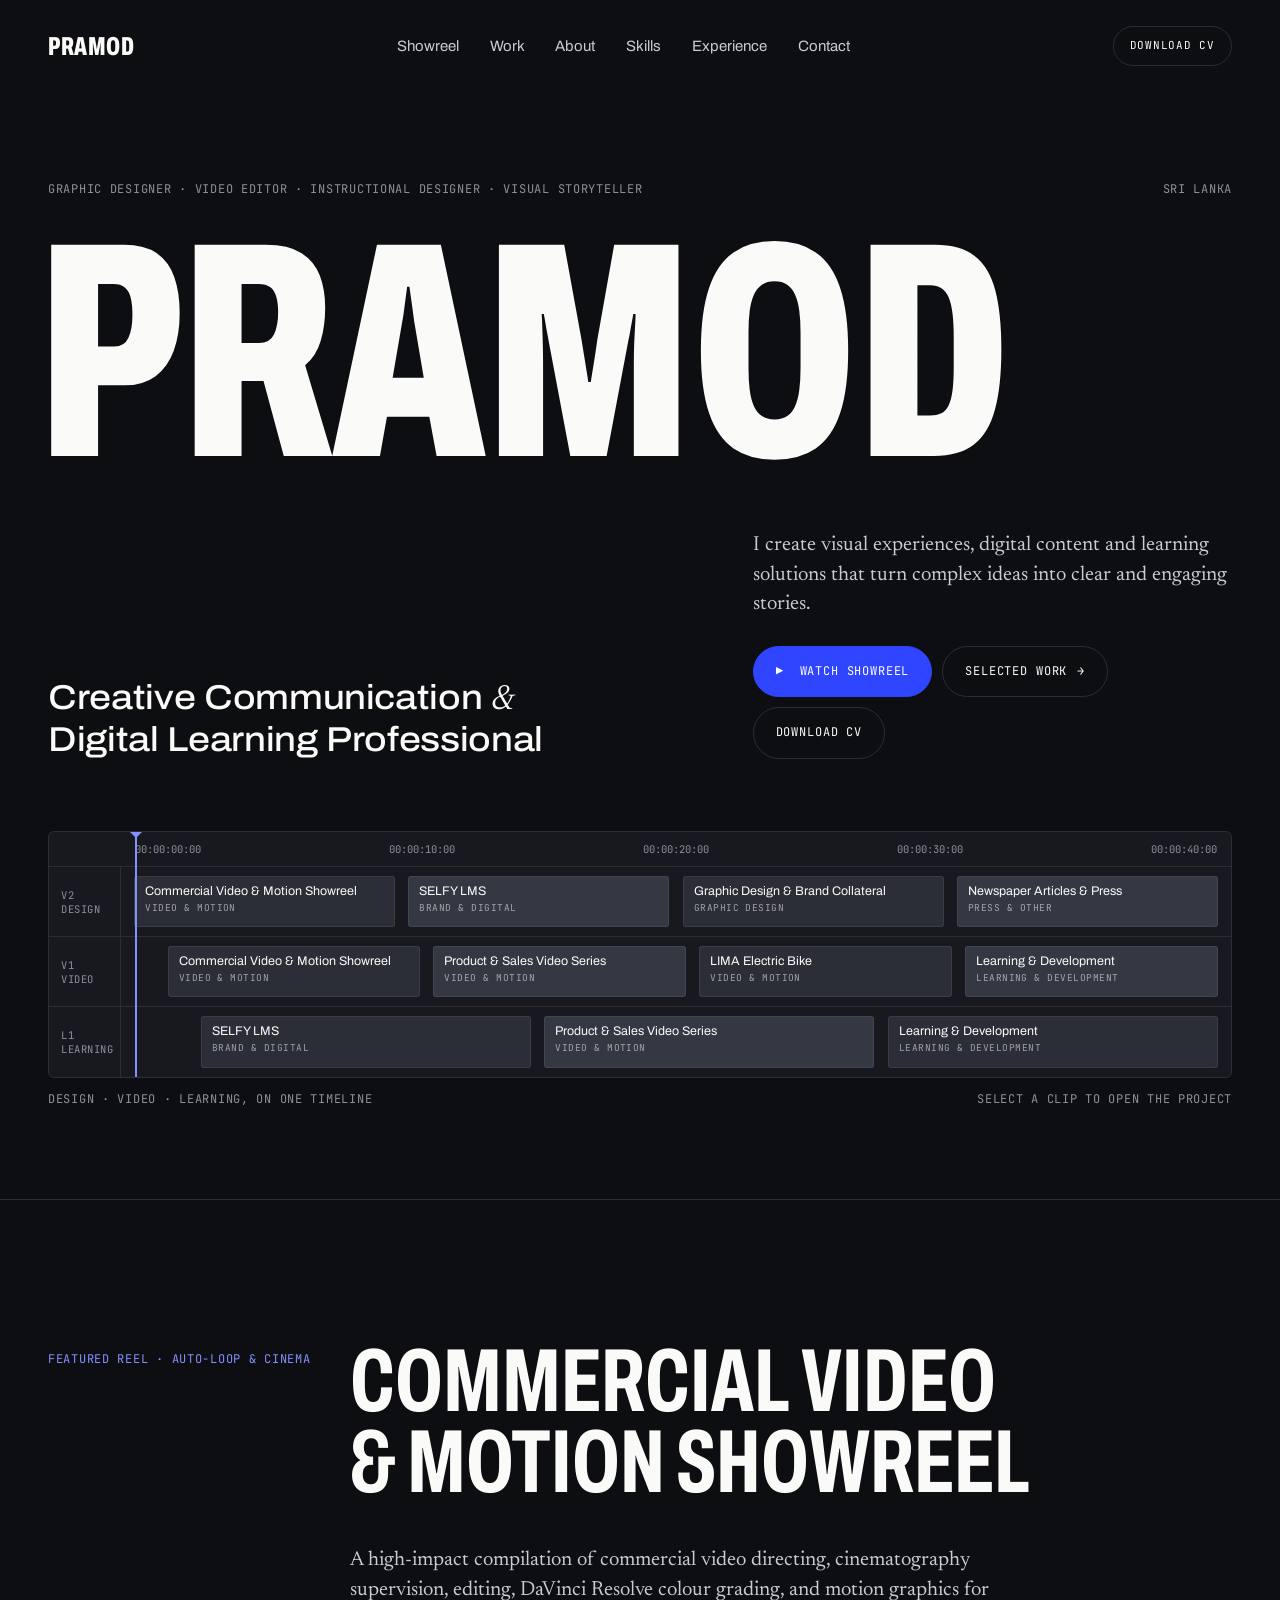
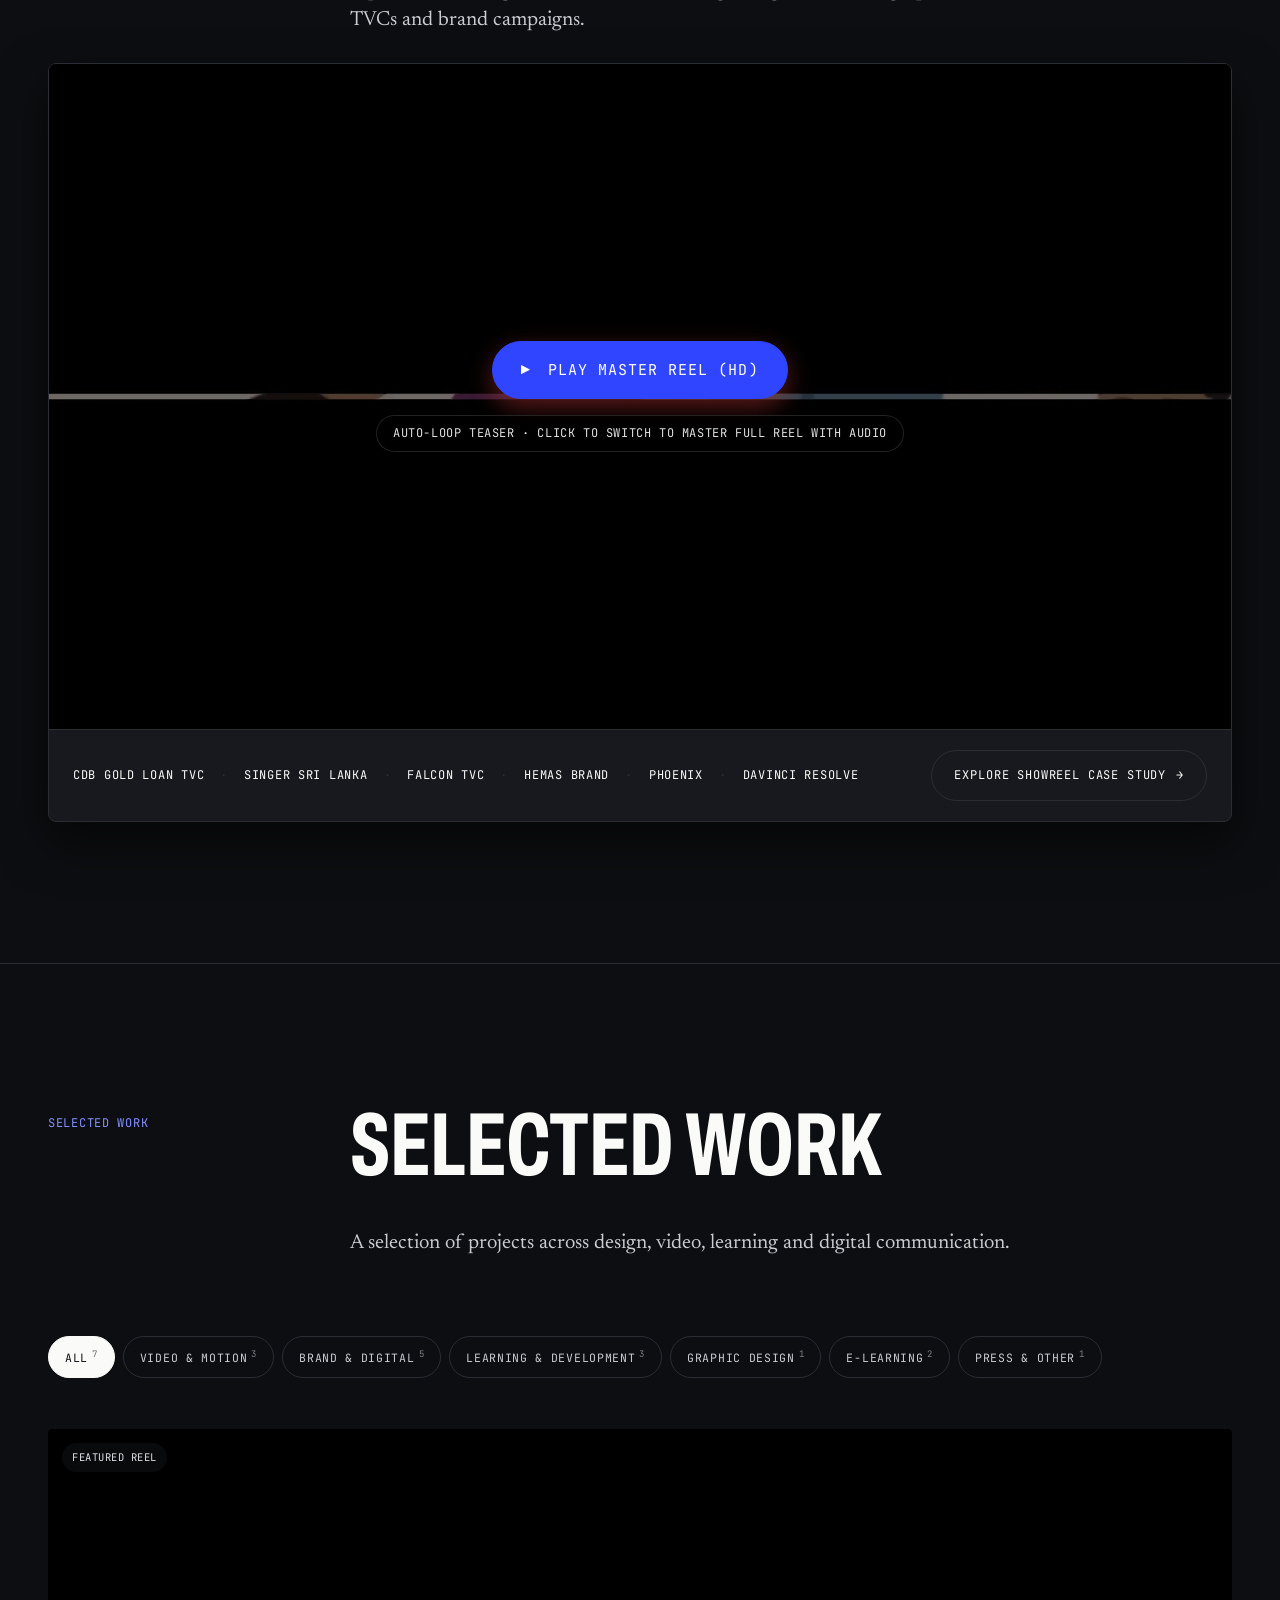
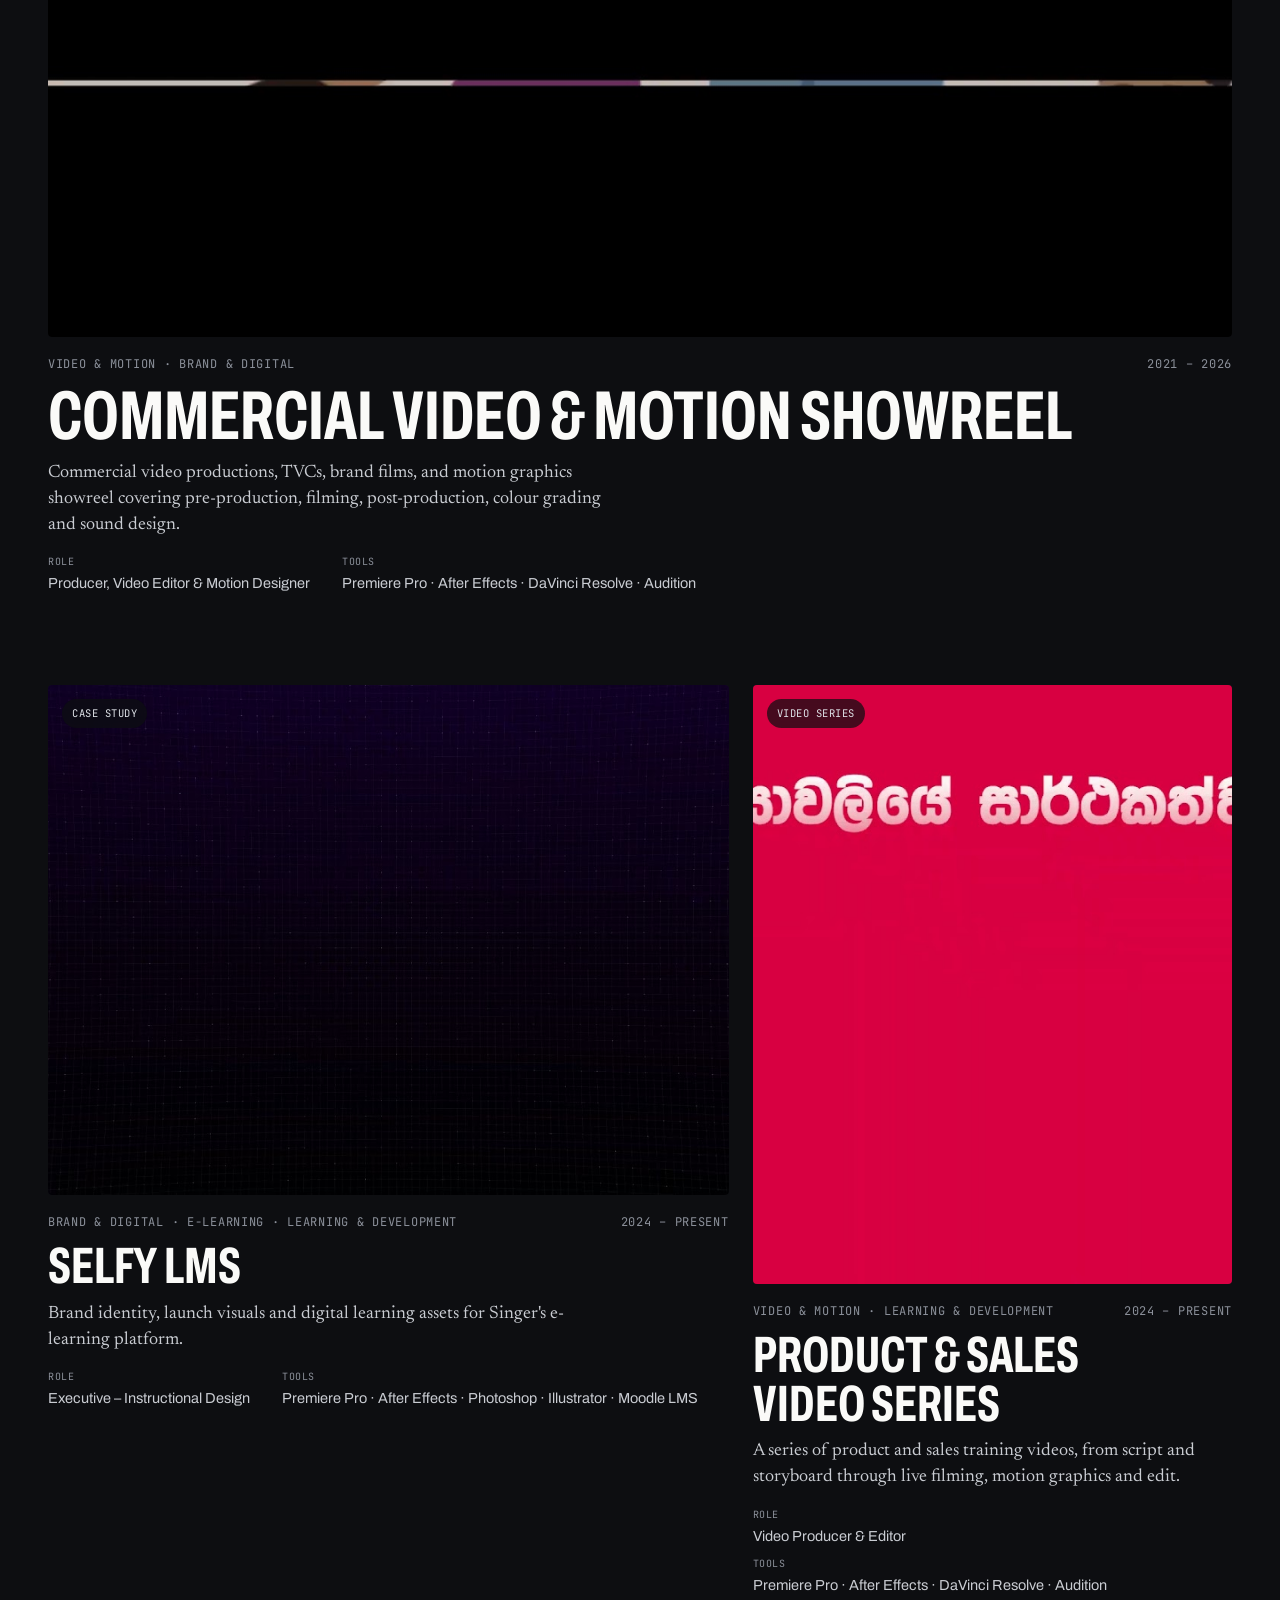
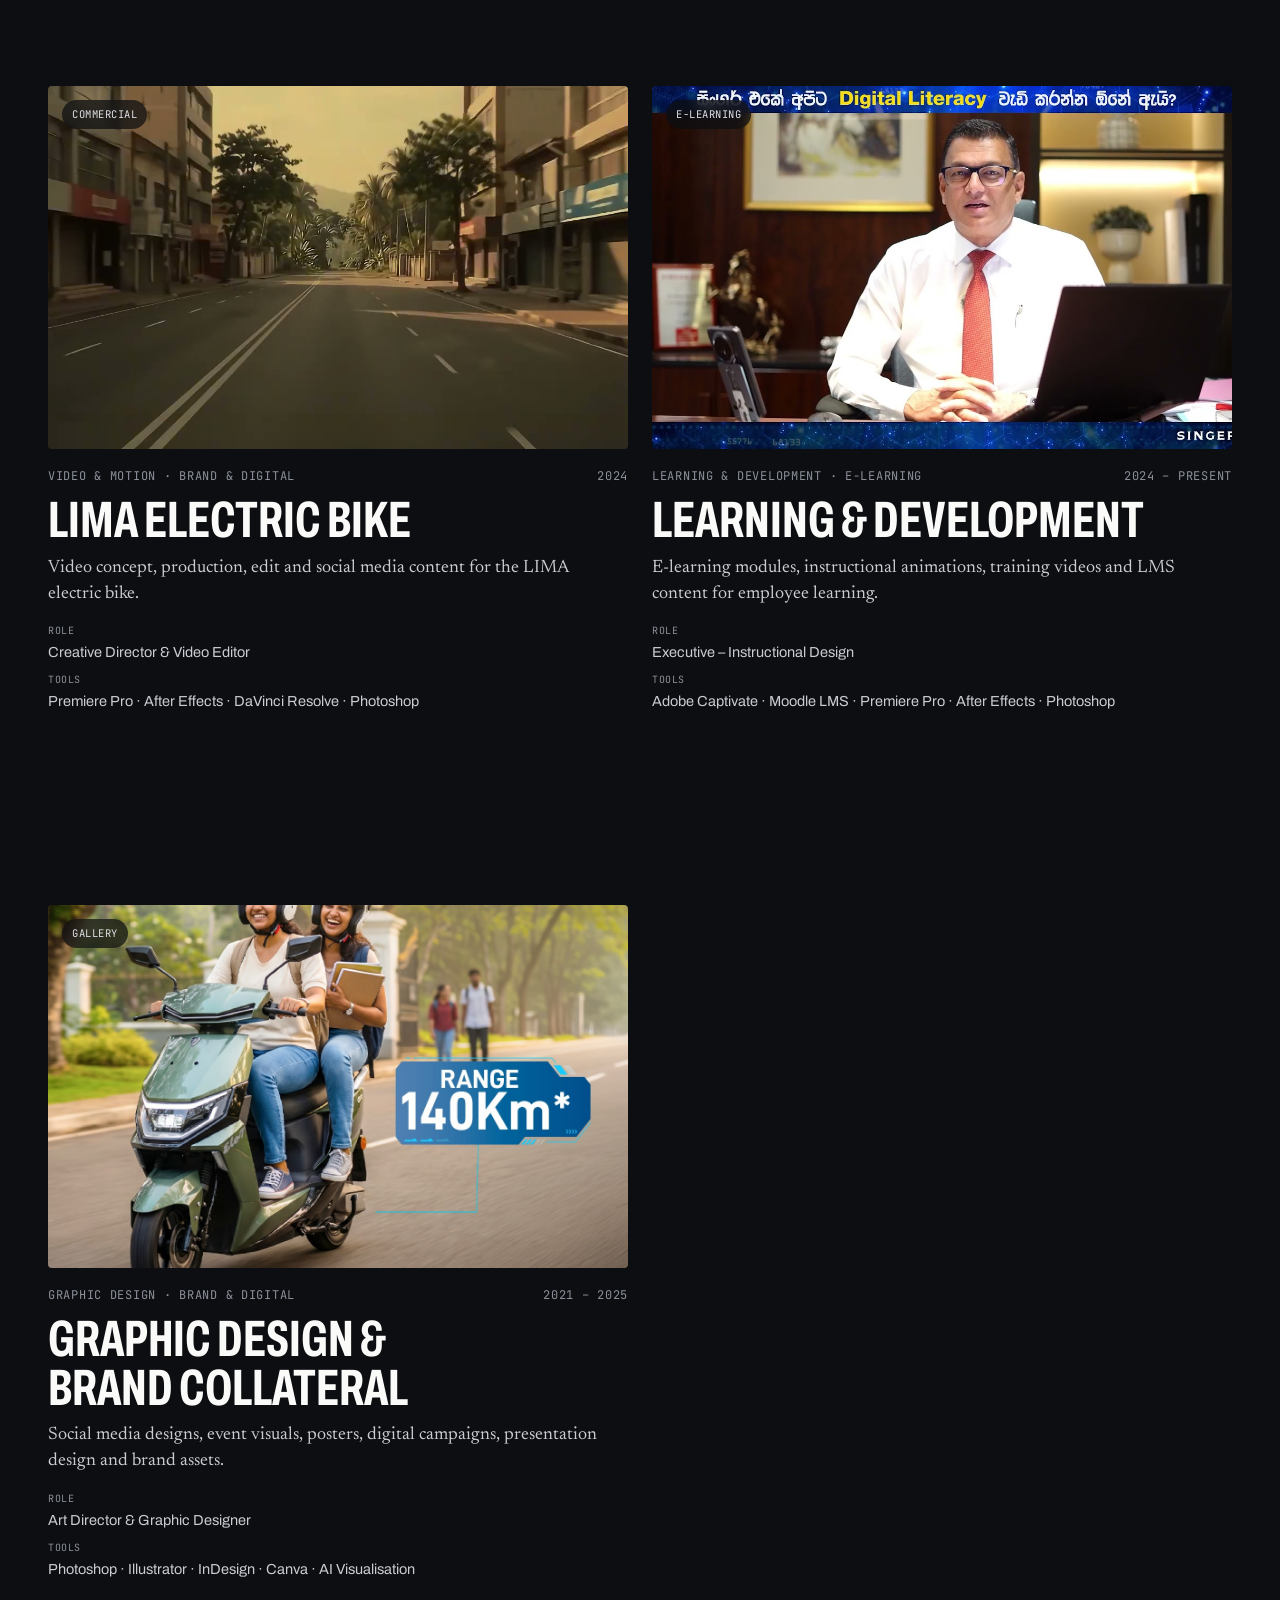
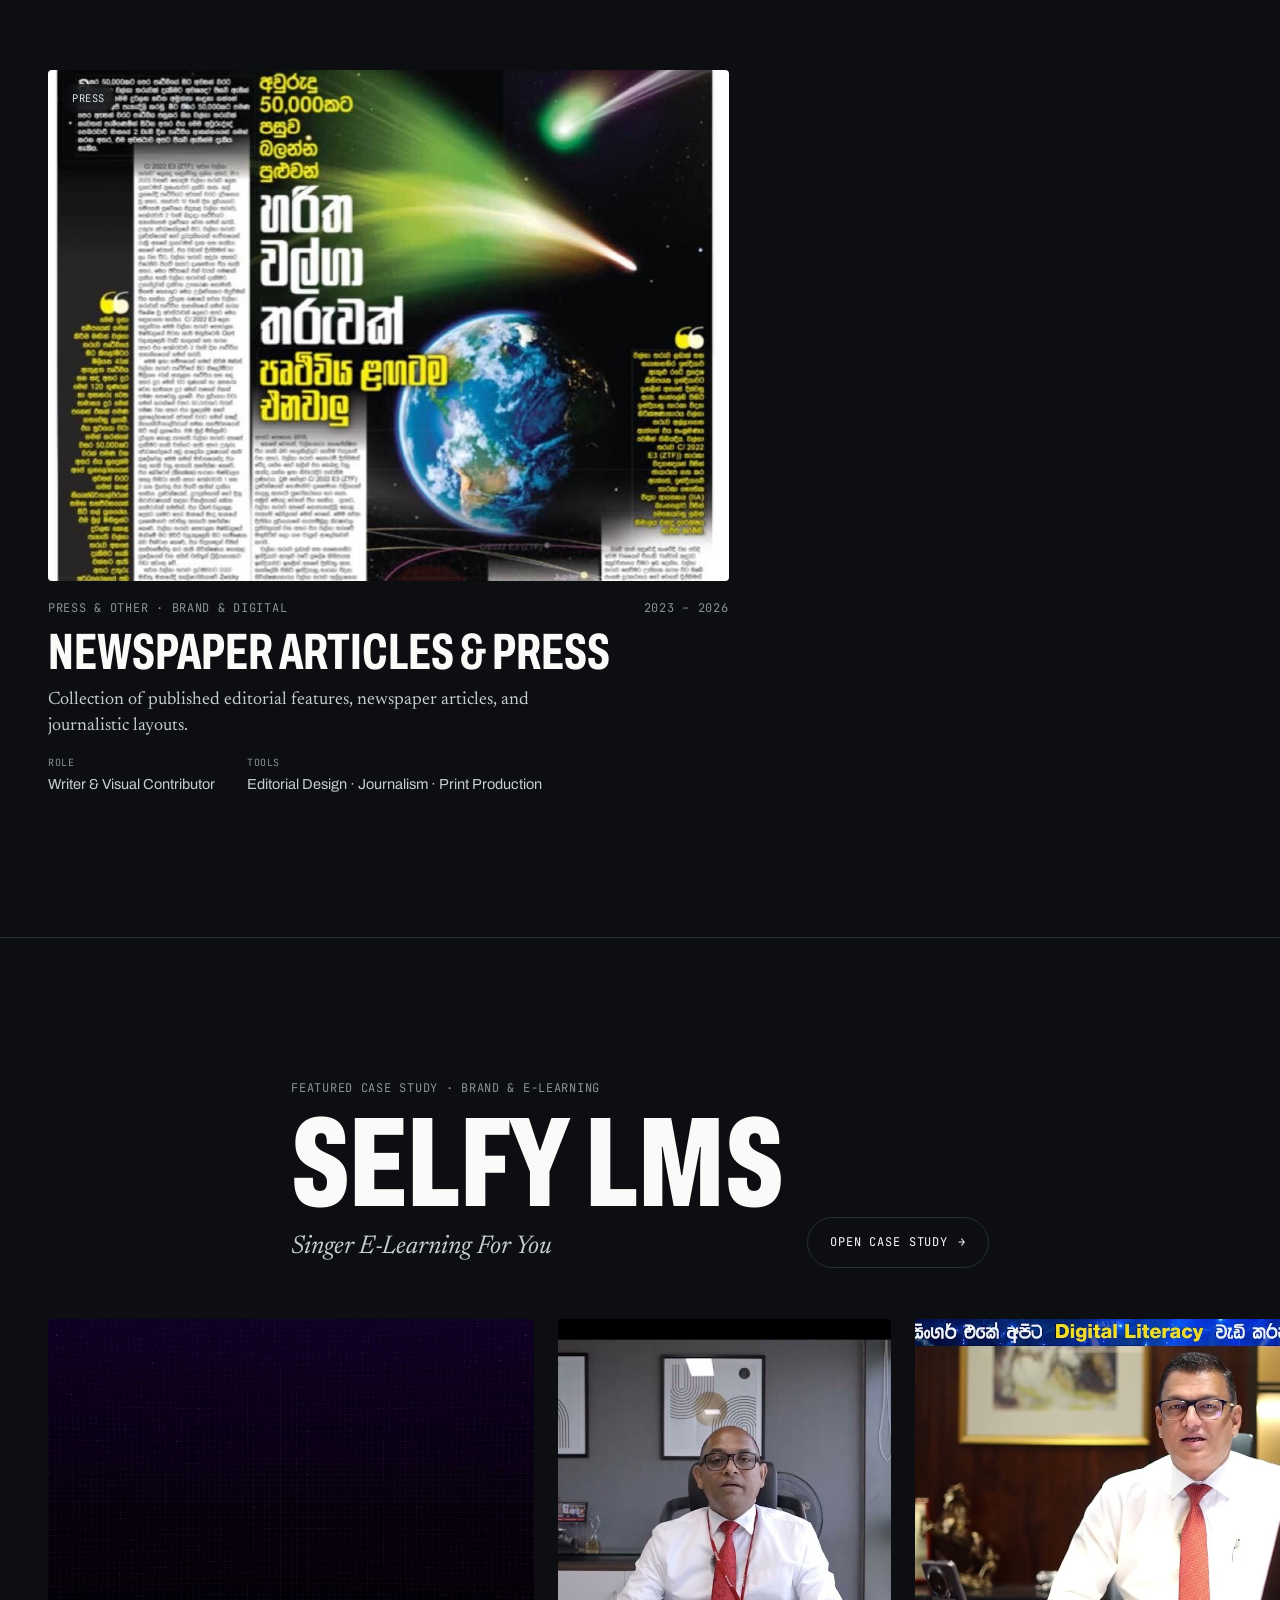
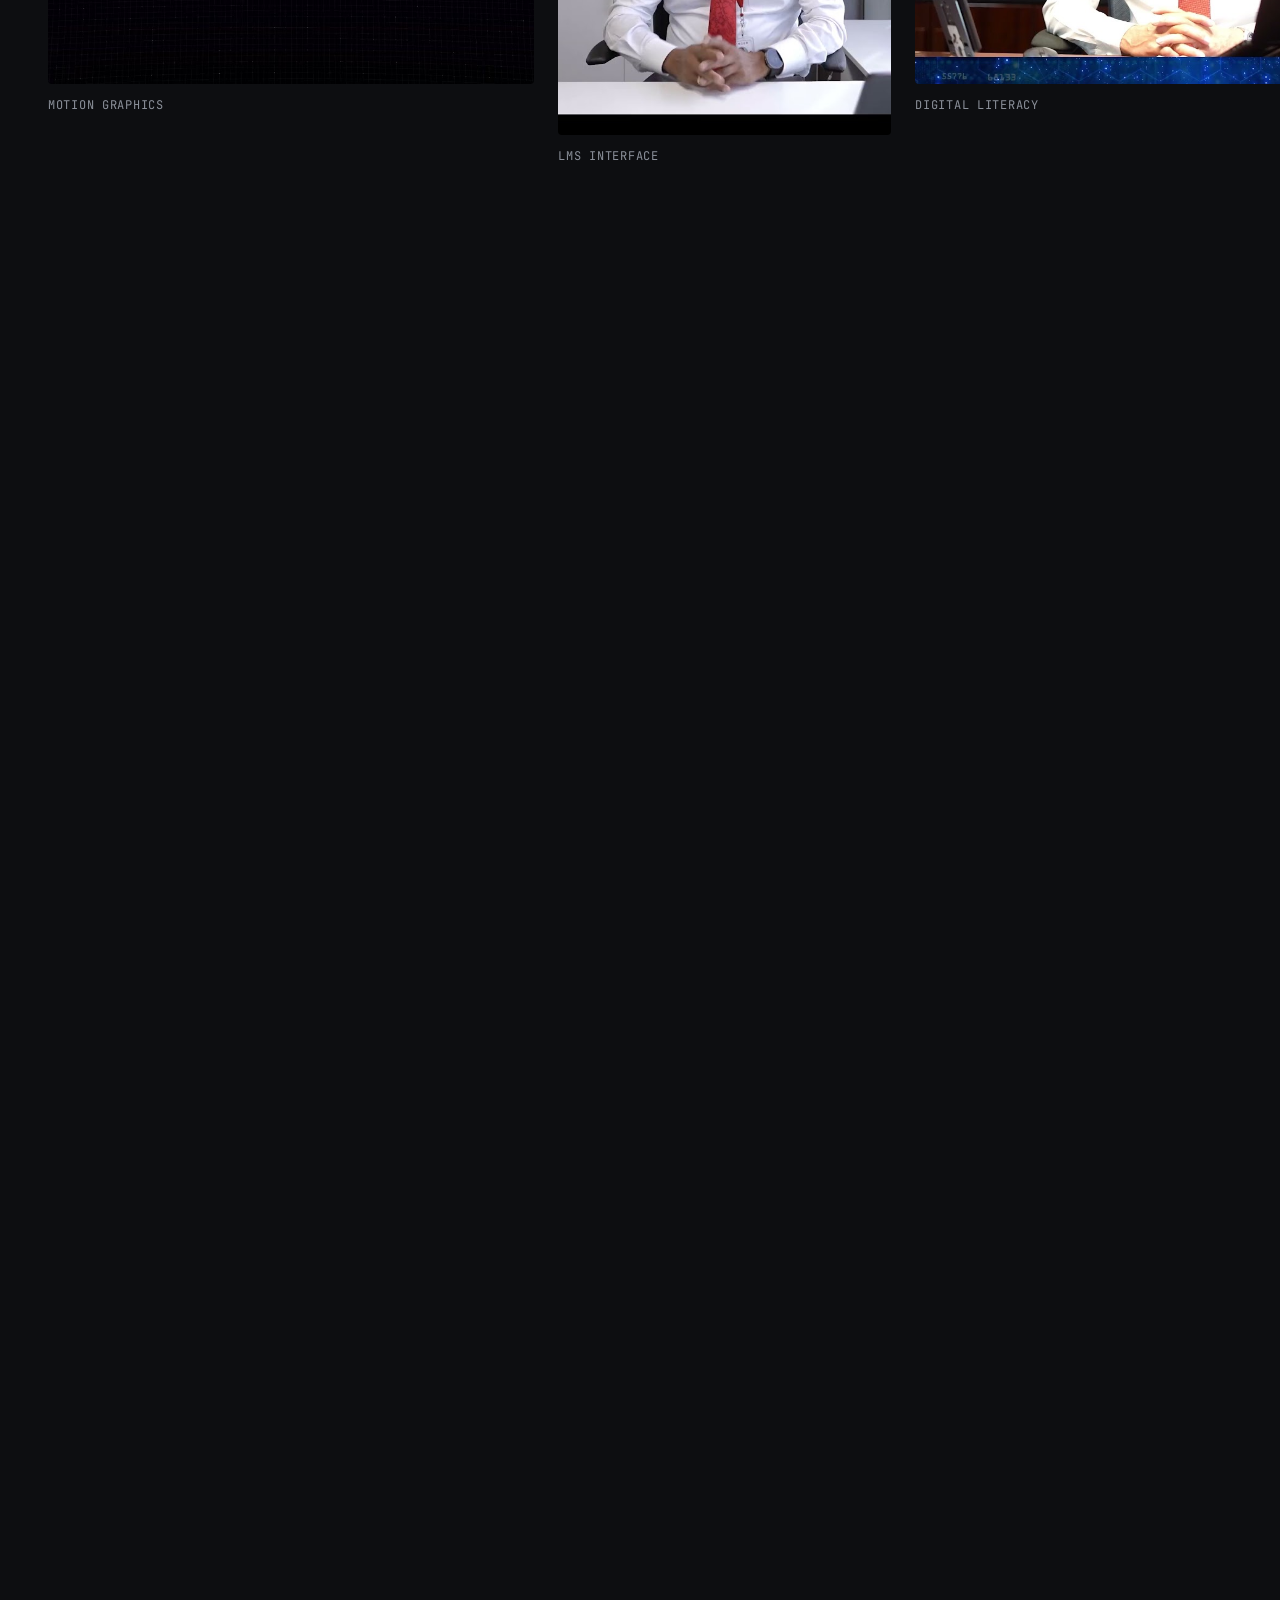
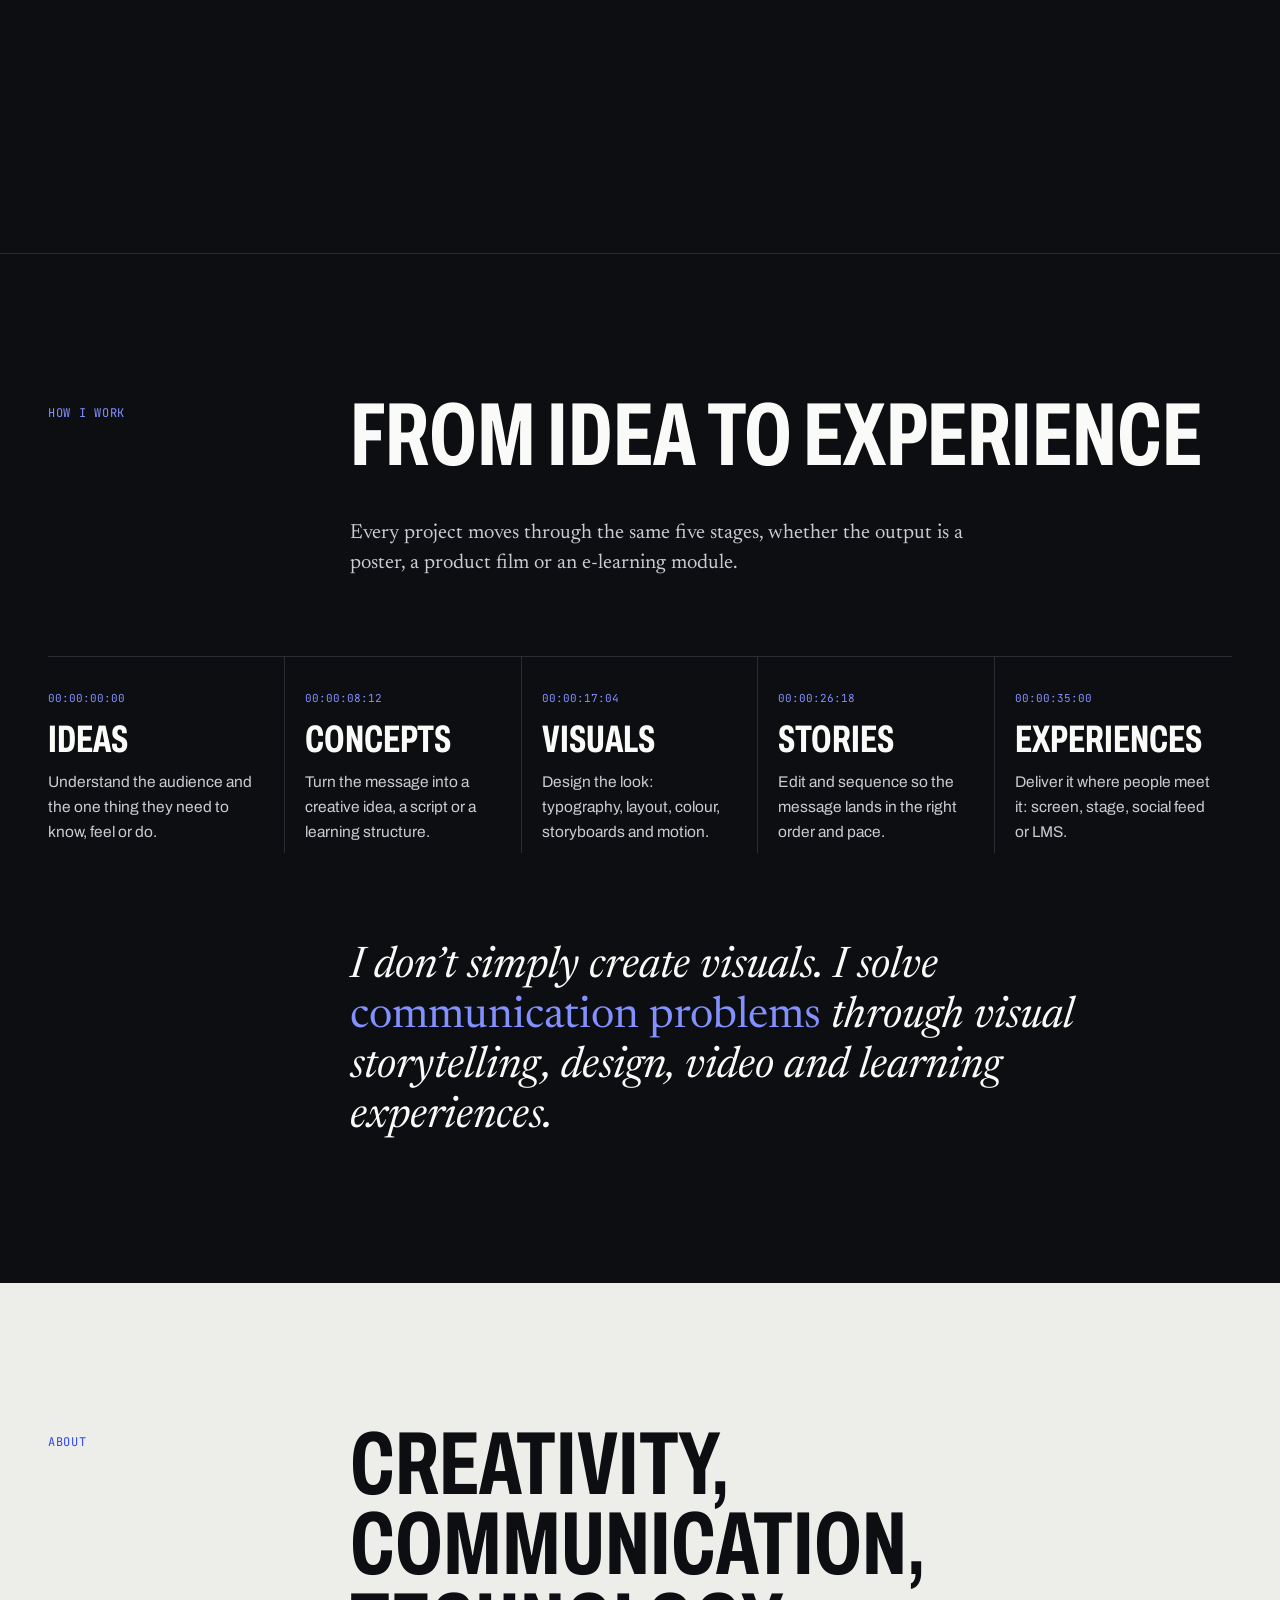
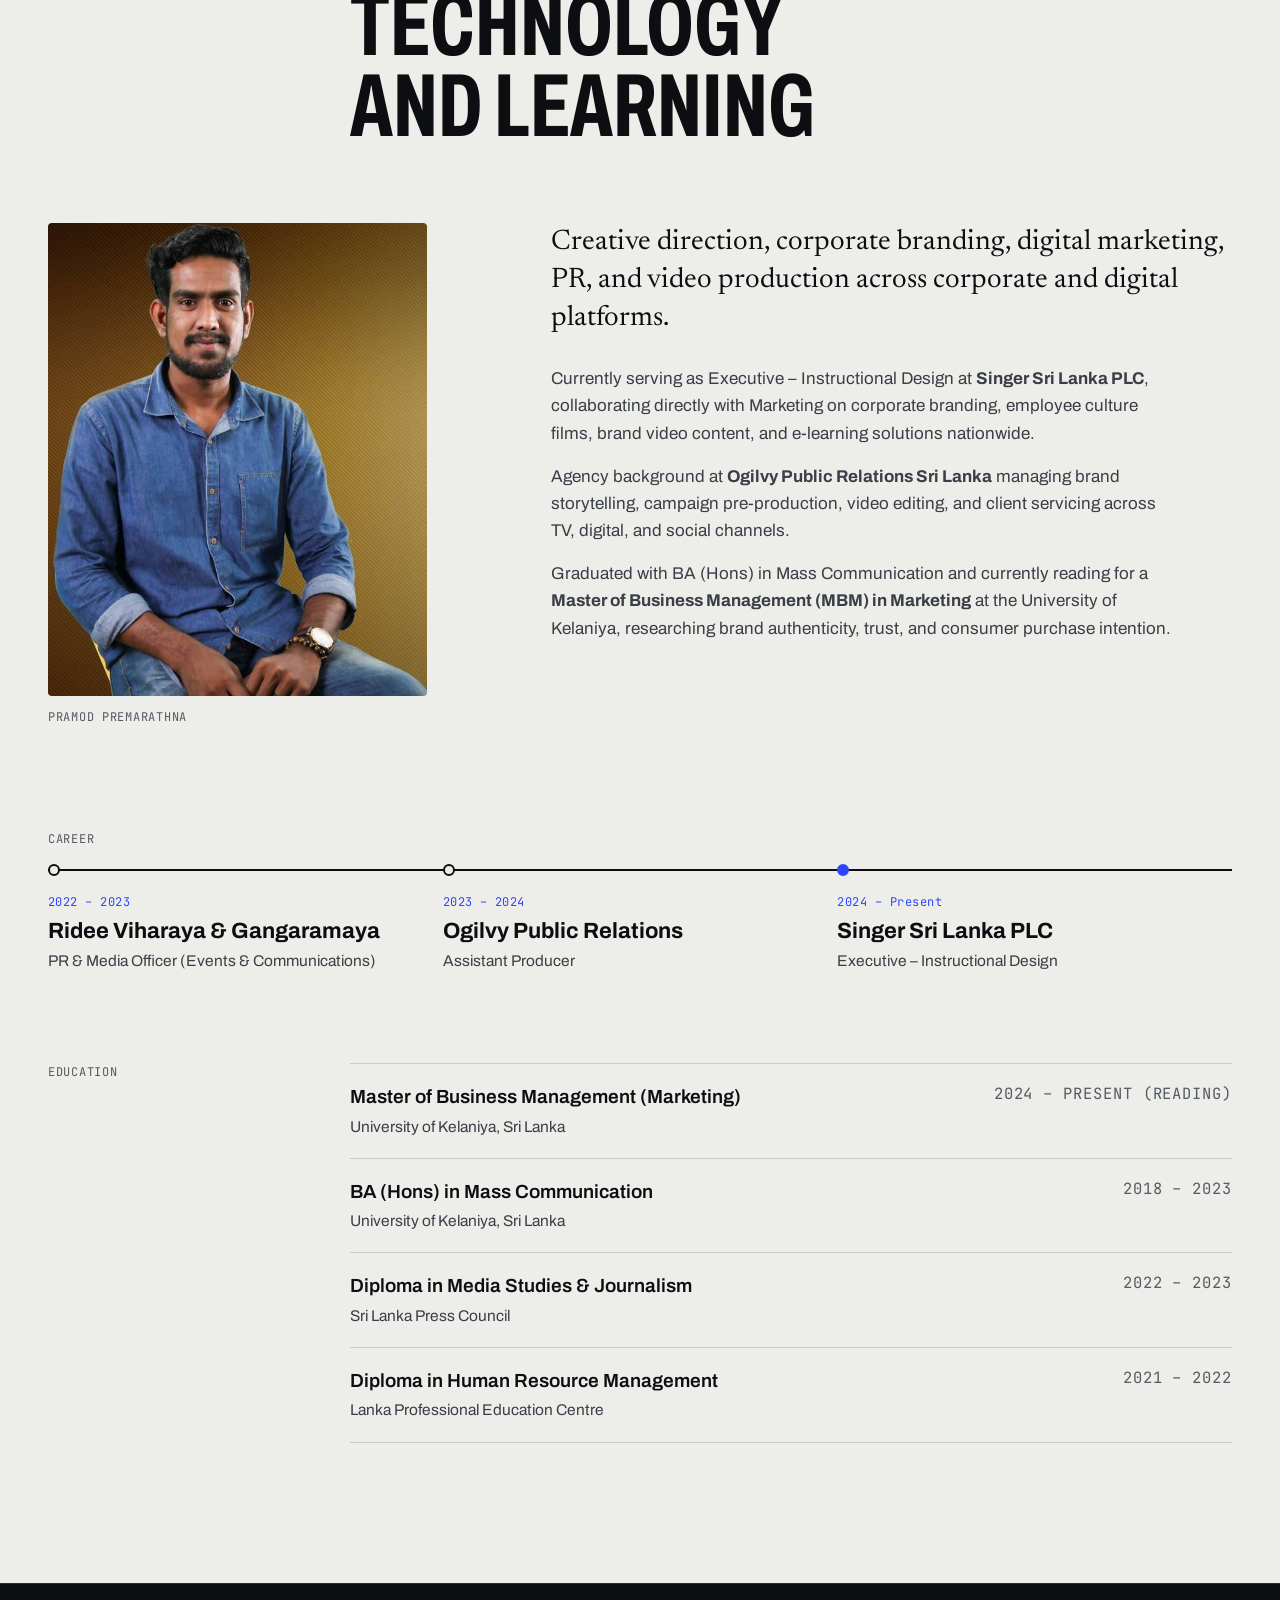
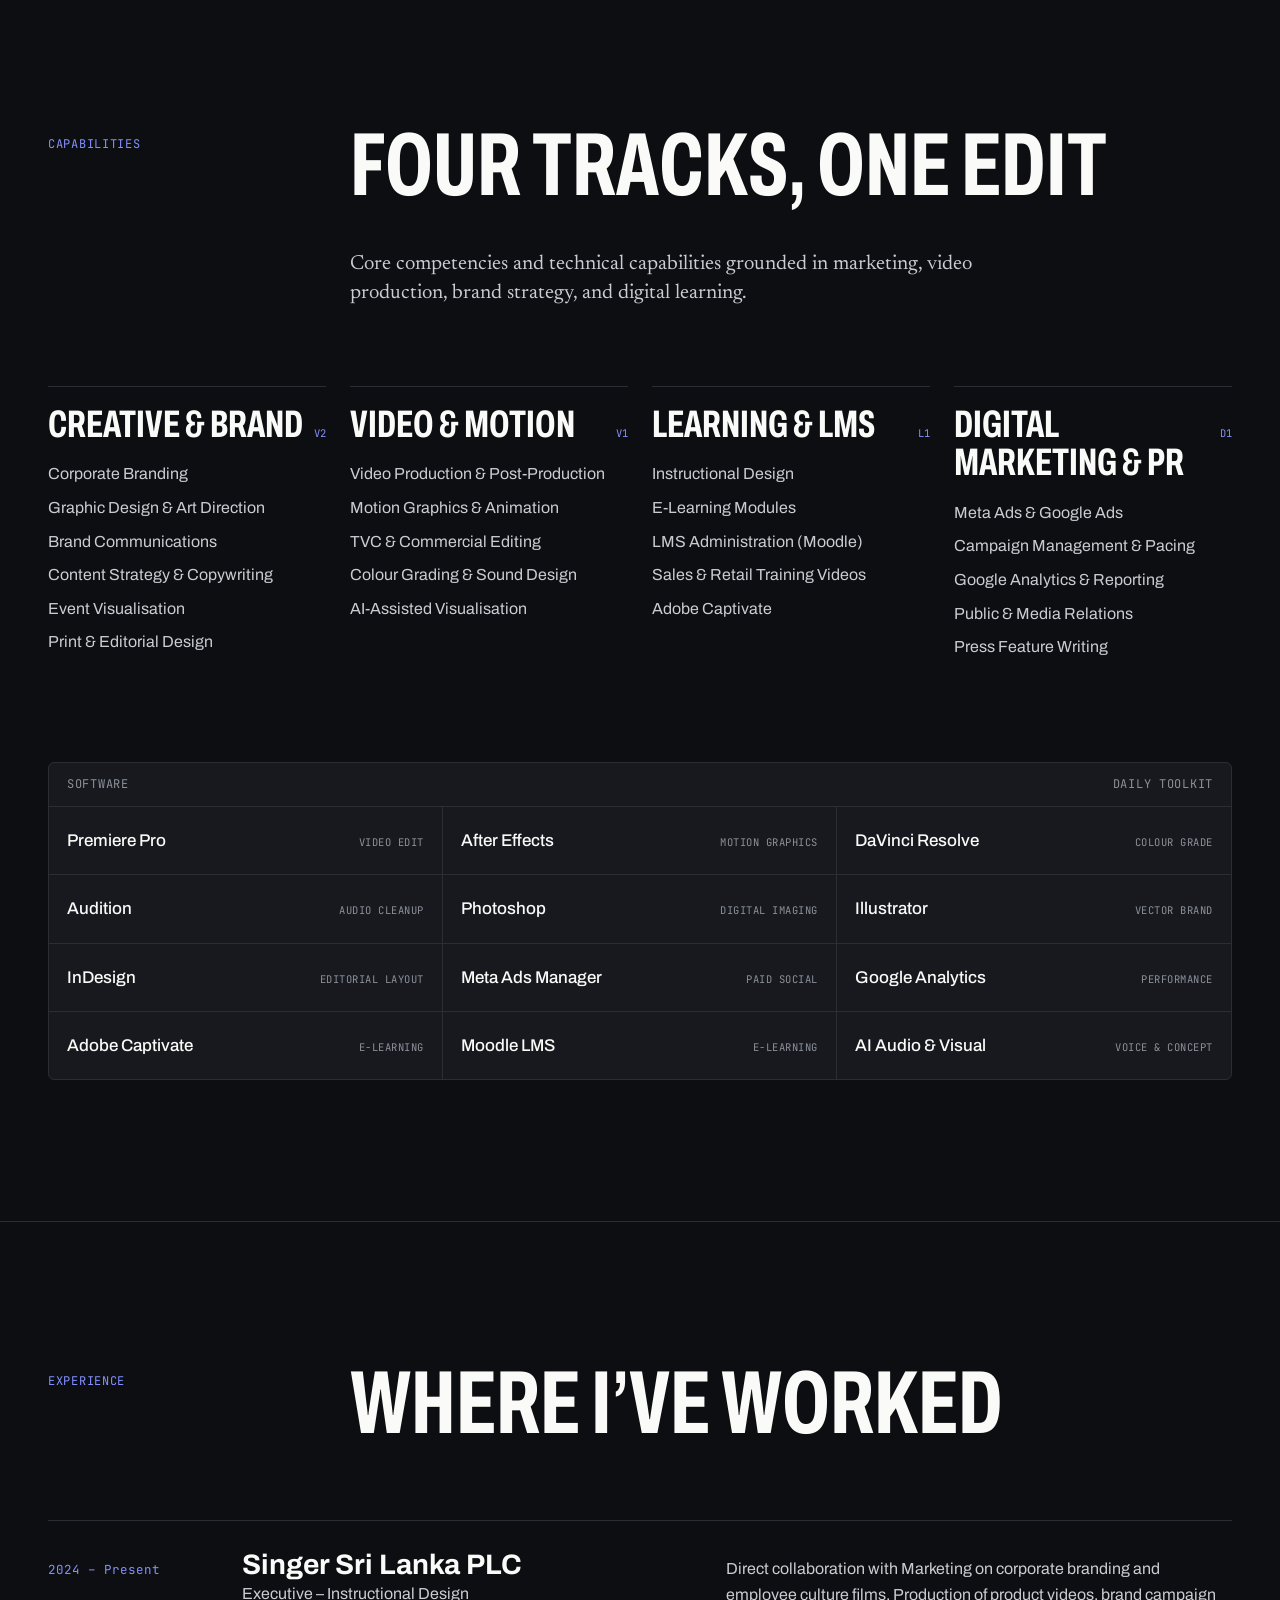
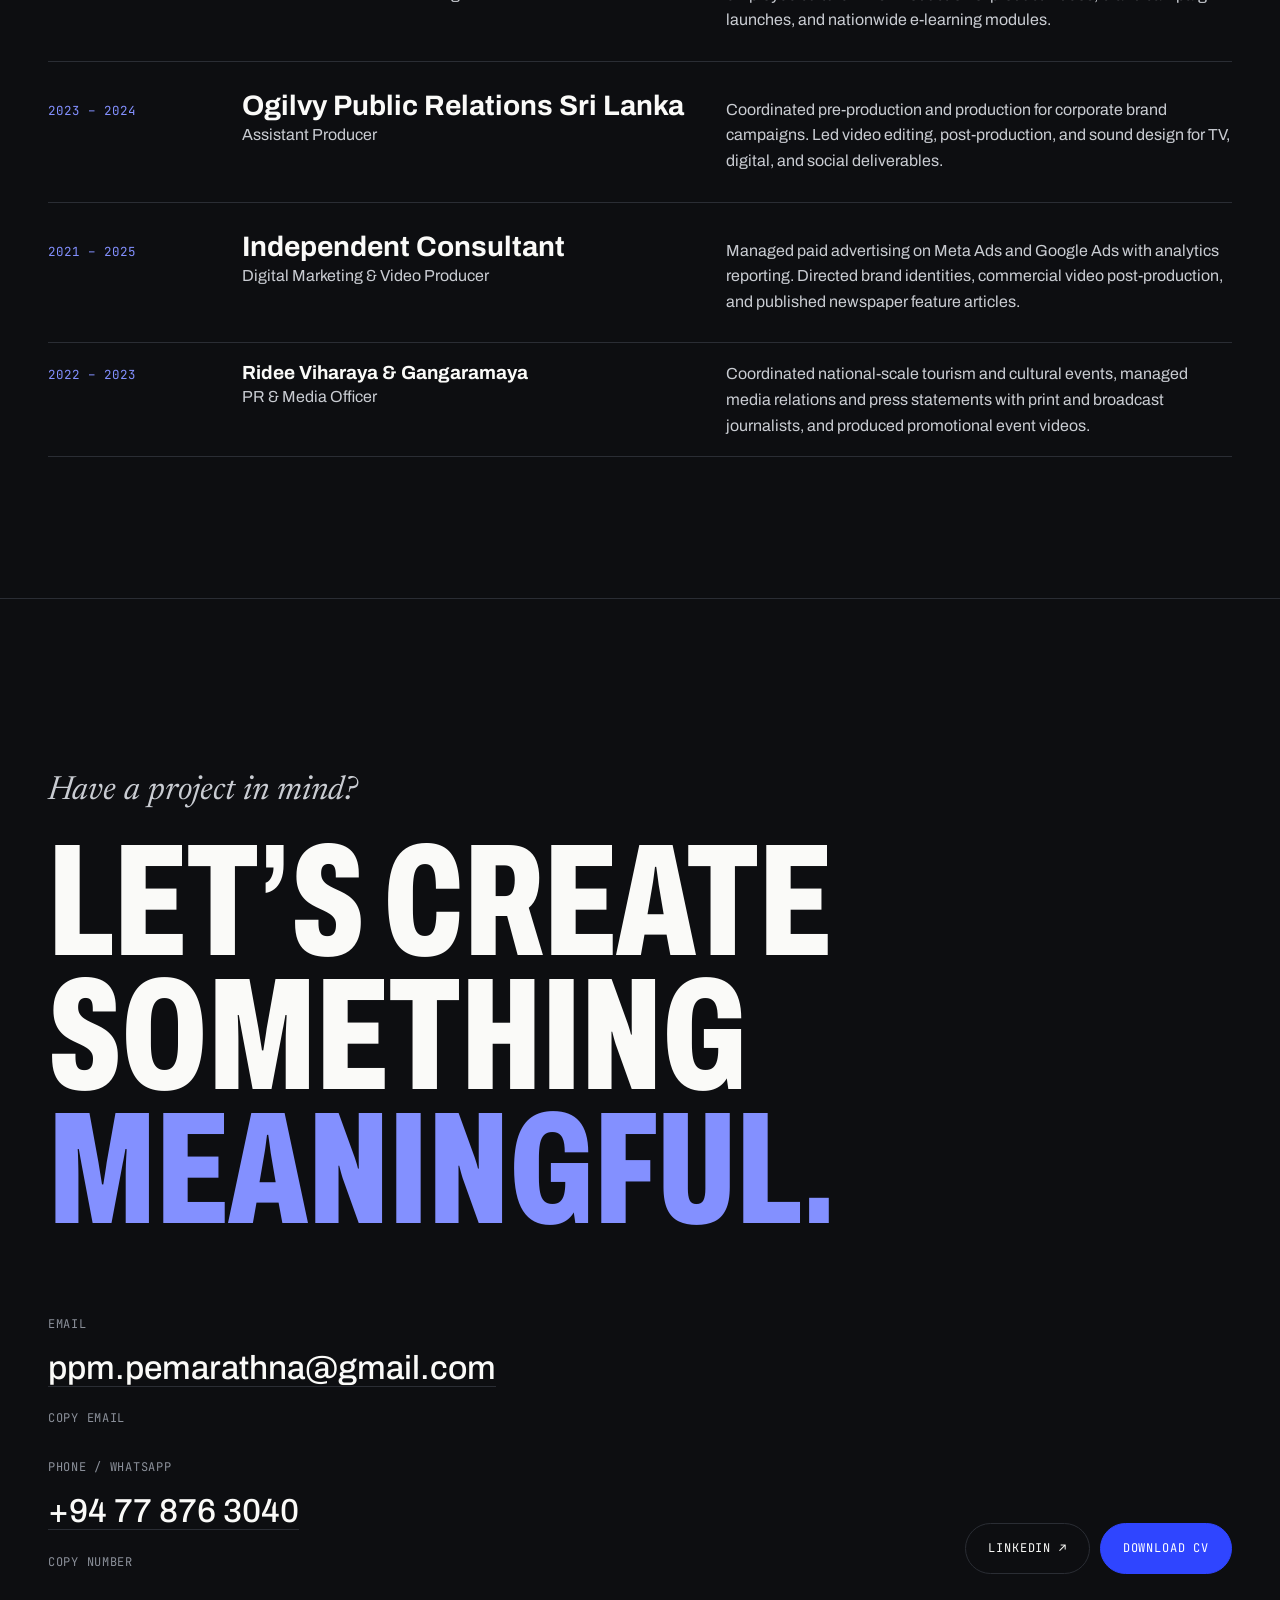
<file: index.html>
<!doctype html>
<html lang="en">
<head>
  <meta charset="utf-8">
  <meta name="viewport" content="width=device-width, initial-scale=1, viewport-fit=cover">

  <!-- ============ SEO — edit title, description and your domain ============ -->
  <title>Pramod Premarathna | Creative Communication &amp; Digital Learning Professional</title>
  <meta name="description" content="Portfolio of Pramod Premarathna — graphic designer, video editor and instructional designer in Sri Lanka, creating visual stories, digital content and learning experiences.">
  <link rel="canonical" href="https://www.yourdomain.com/">
  <meta name="theme-color" content="#0D0E11">

  <meta property="og:type" content="website">
  <meta property="og:title" content="Pramod Premarathna | Creative Communication & Digital Learning Professional">
  <meta property="og:description" content="Visual storytelling meets learning and communication. Graphic design, video, motion and e-learning.">
  <meta property="og:url" content="https://www.yourdomain.com/">
  <meta property="og:image" content="https://www.yourdomain.com/images/og-image.jpg">
  <meta name="twitter:card" content="summary_large_image">

  <link rel="icon" href="images/favicon.svg" type="image/svg+xml">

  <!-- Fonts -->
  <link rel="preconnect" href="https://fonts.googleapis.com">
  <link rel="preconnect" href="https://fonts.gstatic.com" crossorigin>
  <link rel="stylesheet" href="https://fonts.googleapis.com/css2?family=Archivo:wdth,wght@62..125,400..800&family=Newsreader:ital,opsz,wght@0,6..72,400;1,6..72,400&family=JetBrains+Mono:wght@400&display=swap">

  <link rel="stylesheet" href="css/tokens.css">
  <link rel="stylesheet" href="css/main.css">

  <script type="application/ld+json">
  {
    "@context": "https://schema.org",
    "@type": "Person",
    "name": "Pramod Premarathna",
    "jobTitle": "Creative Communication & Digital Learning Professional",
    "worksFor": { "@type": "Organization", "name": "Singer Sri Lanka PLC" },
    "alumniOf": { "@type": "CollegeOrUniversity", "name": "University of Kelaniya" },
    "address": { "@type": "PostalAddress", "addressCountry": "LK" },
    "url": "https://www.yourdomain.com/"
  }
  </script>
</head>

<body data-base="">
  <a class="skip-link" href="#main">Skip to content</a>

  <!-- ================= NAVIGATION ================= -->
  <header class="nav">
    <div class="wrap nav__inner">
      <a class="nav__logo" href="#top" aria-label="Pramod, back to top">PRAMOD</a>
      <nav aria-label="Main">
        <ul class="nav__links">
          <li><a href="#showreel">Showreel</a></li>
          <li><a href="#work">Work</a></li>
          <li><a href="#about">About</a></li>
          <li><a href="#skills">Skills</a></li>
          <li><a href="#experience">Experience</a></li>
          <li><a href="#contact">Contact</a></li>
        </ul>
      </nav>
      <a class="btn nav__cta" data-site="cv" href="cv/Pramod-Premarathna-CV.pdf" target="_blank" rel="noopener">Download CV</a>
      <button class="nav__toggle" type="button" aria-expanded="false" aria-controls="menu">Menu</button>
    </div>
    <div class="nav__progress" aria-hidden="true"><i></i></div>
  </header>

  <div class="menu" id="menu" hidden>
    <div class="menu__top"><span class="nav__logo">PRAMOD</span><button class="nav__toggle" style="display:block" type="button" data-close>Close</button></div>
    <ul class="menu__links">
      <li><a href="#showreel">Showreel</a></li>
      <li><a href="#work">Work</a></li>
      <li><a href="#about">About</a></li>
      <li><a href="#skills">Skills</a></li>
      <li><a href="#experience">Experience</a></li>
      <li><a href="#contact">Contact</a></li>
    </ul>
    <a class="btn btn--primary" data-site="cv" href="cv/Pramod-Premarathna-CV.pdf" target="_blank" rel="noopener">Download CV</a>
  </div>

  <main id="main">
    <!-- ================= HERO ================= -->
    <section class="hero" id="top" aria-labelledby="hero-name">
      <div class="wrap">
        <div class="hero__eyebrow mono">
          <span>Graphic Designer · Video Editor · Instructional Designer · Visual Storyteller</span>
          <span>Sri Lanka</span>
        </div>

        <h1 class="hero__name" id="hero-name" aria-label="Pramod"><span aria-hidden="true">P</span><span aria-hidden="true">R</span><span aria-hidden="true">A</span><span aria-hidden="true">M</span><span aria-hidden="true">O</span><span aria-hidden="true">D</span></h1>

        <div class="hero__grid">
          <p class="hero__title">Creative Communication <em>&amp;</em> Digital&nbsp;Learning Professional</p>
          <div class="hero__aside">
            <p class="hero__statement">I create visual experiences, digital content and learning solutions that turn complex ideas into clear and engaging stories.</p>
            <div class="hero__ctas">
              <a class="btn btn--primary magnetic" href="#showreel"><span class="play-icon" aria-hidden="true" style="margin-right:6px">▶</span> Watch Showreel</a>
              <a class="btn magnetic" href="#work">Selected Work <span class="arrow" aria-hidden="true">→</span></a>
              <a class="btn magnetic" data-site="cv" href="cv/Pramod-Premarathna-CV.pdf" target="_blank" rel="noopener">Download CV</a>
            </div>
          </div>
        </div>

        <!-- Timeline: built automatically from js/projects.js ("tracks") -->
        <div class="timeline-wrap">
          <div class="timeline-scroll">
            <div class="timeline" aria-label="Projects laid out as an editing timeline. Each row is a discipline; each clip opens a project.">
              <div class="timeline__ruler" aria-hidden="true"><span>00:00:00:00</span><span>00:00:10:00</span><span>00:00:20:00</span><span>00:00:30:00</span><span>00:00:40:00</span></div>
              <div id="timeline-tracks"></div>
              <div class="playhead" aria-hidden="true"></div>
            </div>
          </div>
          <div class="timeline-caption mono"><span>Design · Video · Learning, on one timeline</span><span>Select a clip to open the project</span></div>
        </div>
      </div>
    </section>

    <!-- ================= FEATURED SHOWREEL ================= -->
    <section class="section section--reel" id="showreel" aria-labelledby="reel-title">
      <div class="wrap">
        <div class="section-head" style="margin-bottom:28px">
          <p class="section-head__label mono">Featured Reel · Auto-Loop &amp; Cinema</p>
          <h2 class="section-head__title" id="reel-title">Commercial Video &amp; Motion Showreel</h2>
          <p class="section-head__lede">A high-impact compilation of commercial video directing, cinematography supervision, editing, DaVinci Resolve colour grading, and motion graphics for TVCs and brand campaigns.</p>
        </div>

        <div class="reel-cinema">
          <div class="reel-cinema__player" id="cinema-player">
            <!-- Auto-Looping Cinematic Teaser -->
            <div class="reel-cinema__loop-wrap" id="loop-wrap">
              <video class="reel-cinema__video" autoplay muted loop playsinline preload="auto" poster="images/projects/commercial-showreel/cover.jpg">
                <source src="videos/feature-reel-loop.mp4" type="video/mp4">
              </video>
              <div class="reel-cinema__overlay">
                <button class="btn btn--primary btn--play-reel" type="button" id="play-full-reel" aria-label="Play Master Portfolio Reel in Full High Definition">
                  <span class="play-icon" aria-hidden="true" style="margin-right:6px">▶</span> Play Master Reel (HD)
                </button>
                <p class="mono reel-cinema__badge">Auto-Loop Teaser · Click to switch to Master Full Reel with Audio</p>
              </div>
            </div>
            <!-- Full Interactive Google Drive Player -->
            <div class="reel-cinema__embed-wrap" id="embed-wrap" hidden>
              <iframe id="cinema-iframe" src="" allow="autoplay; fullscreen" allowfullscreen></iframe>
              <button class="btn reel-cinema__back" type="button" id="close-full-reel" aria-label="Back to Auto-Loop Preview">
                <span>← Back to Auto-Loop</span>
              </button>
            </div>
          </div>

          <div class="reel-cinema__footer">
            <div class="reel-cinema__tags mono">
              <span>CDB Gold Loan TVC</span><span>Singer Sri Lanka</span><span>Falcon TVC</span><span>Hemas Brand</span><span>Phoenix</span><span>DaVinci Resolve</span>
            </div>
            <a class="btn magnetic" href="projects/commercial-showreel/">Explore Showreel Case Study <span class="arrow" aria-hidden="true">→</span></a>
          </div>
        </div>
      </div>
    </section>

    <!-- ================= SELECTED WORK ================= -->
    <section class="section" id="work" aria-labelledby="work-title">
      <div class="wrap">
        <div class="section-head">
          <p class="section-head__label mono">Selected work</p>
          <h2 class="section-head__title" id="work-title">Selected Work</h2>
          <p class="section-head__lede">A selection of projects across design, video, learning and digital communication.</p>
        </div>
        <div class="filters" id="filters" role="group" aria-label="Filter projects"></div>
        <!-- Cards are built from js/projects.js -->
        <div class="work-grid" id="work-grid" aria-live="polite"></div>
        <noscript><p class="muted">Turn on JavaScript to see the project gallery.</p></noscript>
      </div>
    </section>

    <!-- ================= FEATURE BAND (SELFY) ================= -->
    <section class="band" id="band" data-project="selfy-lms" aria-labelledby="band-title">
      <div class="band__sticky">
        <div class="wrap band__head">
          <div>
            <p class="mono muted">Featured case study · Brand &amp; E-Learning</p>
            <h2 class="band__title" id="band-title" style="margin-top:12px">SELFY LMS</h2>
            <p class="band__sub">Singer E-Learning For You</p>
          </div>
          <a class="btn magnetic" data-band-link href="projects/selfy-lms/">Open case study <span class="arrow" aria-hidden="true">→</span></a>
        </div>
        <div class="band__track"></div>
      </div>
    </section>

    <!-- ================= APPROACH ================= -->
    <section class="section" id="approach" aria-labelledby="approach-title">
      <div class="wrap">
        <div class="section-head">
          <p class="section-head__label mono">How I work</p>
          <h2 class="section-head__title" id="approach-title">From idea to experience</h2>
          <p class="section-head__lede">Every project moves through the same five stages, whether the output is a poster, a product film or an e-learning module.</p>
        </div>
        <ol class="steps">
          <li class="step reveal"><span class="step__tc">00:00:00:00</span><h3 class="step__title">Ideas</h3><p>Understand the audience and the one thing they need to know, feel or do.</p></li>
          <li class="step reveal"><span class="step__tc">00:00:08:12</span><h3 class="step__title">Concepts</h3><p>Turn the message into a creative idea, a script or a learning structure.</p></li>
          <li class="step reveal"><span class="step__tc">00:00:17:04</span><h3 class="step__title">Visuals</h3><p>Design the look: typography, layout, colour, storyboards and motion.</p></li>
          <li class="step reveal"><span class="step__tc">00:00:26:18</span><h3 class="step__title">Stories</h3><p>Edit and sequence so the message lands in the right order and pace.</p></li>
          <li class="step reveal"><span class="step__tc">00:00:35:00</span><h3 class="step__title">Experiences</h3><p>Deliver it where people meet it: screen, stage, social feed or LMS.</p></li>
        </ol>
        <div class="statement-row reveal">
          <blockquote>I don’t simply create visuals. I solve <em>communication problems</em> through visual storytelling, design, video and learning experiences.</blockquote>
        </div>
      </div>
    </section>

    <!-- ================= ABOUT ================= -->
    <section class="section paper" id="about" aria-labelledby="about-title">
      <div class="wrap">
        <div class="section-head">
          <p class="section-head__label mono">About</p>
          <h2 class="section-head__title" id="about-title">Creativity, communication, technology and learning</h2>
        </div>

        <div class="about">
          <figure class="about__portrait reveal">
            <!-- Real portrait photo -->
            <div class="frame"><img src="images/portrait.jpg" alt="Portrait of Pramod Premarathna" loading="lazy" width="800" height="1000" style="object-fit:cover; aspect-ratio:4/5;"></div>
            <figcaption class="mono muted">Pramod Premarathna</figcaption>
          </figure>
          <div class="about__text reveal">
            <!-- Real introduction from CV -->
            <p class="about__intro">Creative direction, corporate branding, digital marketing, PR, and video production across corporate and digital platforms.</p>
            <div class="about__body">
              <p>Currently serving as Executive – Instructional Design at <strong>Singer Sri Lanka PLC</strong>, collaborating directly with Marketing on corporate branding, employee culture films, brand video content, and e-learning solutions nationwide.</p>
              <p>Agency background at <strong>Ogilvy Public Relations Sri Lanka</strong> managing brand storytelling, campaign pre-production, video editing, and client servicing across TV, digital, and social channels.</p>
              <p>Graduated with BA (Hons) in Mass Communication and currently reading for a <strong>Master of Business Management (MBM) in Marketing</strong> at the University of Kelaniya, researching brand authenticity, trust, and consumer purchase intention.</p>
            </div>
          </div>
        </div>

        <!-- Career timeline from CV -->
        <div class="career reveal">
          <p class="career__label mono">Career</p>
          <ol class="career__line">
            <li class="career__item"><p class="career__years">2022 – 2023</p><p class="career__org">Ridee Viharaya &amp; Gangaramaya</p><p class="career__role">PR &amp; Media Officer (Events &amp; Communications)</p></li>
            <li class="career__item"><p class="career__years">2023 – 2024</p><p class="career__org">Ogilvy Public Relations</p><p class="career__role">Assistant Producer</p></li>
            <li class="career__item is-current"><p class="career__years">2024 – Present</p><p class="career__org">Singer Sri Lanka PLC</p><p class="career__role">Executive – Instructional Design</p></li>
          </ol>
        </div>

        <!-- Real Education from CV -->
        <div class="education reveal">
          <p class="education__label mono">Education</p>
          <ul class="education__list">
            <li><div><b>Master of Business Management (Marketing)</b><span>University of Kelaniya, Sri Lanka</span></div><span class="mono">2024 – Present (Reading)</span></li>
            <li><div><b>BA (Hons) in Mass Communication</b><span>University of Kelaniya, Sri Lanka</span></div><span class="mono">2018 – 2023</span></li>
            <li><div><b>Diploma in Media Studies &amp; Journalism</b><span>Sri Lanka Press Council</span></div><span class="mono">2022 – 2023</span></li>
            <li><div><b>Diploma in Human Resource Management</b><span>Lanka Professional Education Centre</span></div><span class="mono">2021 – 2022</span></li>
          </ul>
        </div>
      </div>
    </section>

    <!-- ================= SKILLS ================= -->
    <section class="section" id="skills" aria-labelledby="skills-title">
      <div class="wrap">
        <div class="section-head">
          <p class="section-head__label mono">Capabilities</p>
          <h2 class="section-head__title" id="skills-title">Four tracks, one edit</h2>
          <p class="section-head__lede">Core competencies and technical capabilities grounded in marketing, video production, brand strategy, and digital learning.</p>
        </div>
        <div class="skills">
          <div class="skill-group reveal"><div class="skill-group__head"><h3 class="skill-group__title">Creative &amp; Brand</h3><span class="skill-group__track">V2</span></div>
            <ul><li>Corporate Branding</li><li>Graphic Design &amp; Art Direction</li><li>Brand Communications</li><li>Content Strategy &amp; Copywriting</li><li>Event Visualisation</li><li>Print &amp; Editorial Design</li></ul></div>
          <div class="skill-group reveal"><div class="skill-group__head"><h3 class="skill-group__title">Video &amp; Motion</h3><span class="skill-group__track">V1</span></div>
            <ul><li>Video Production &amp; Post-Production</li><li>Motion Graphics &amp; Animation</li><li>TVC &amp; Commercial Editing</li><li>Colour Grading &amp; Sound Design</li><li>AI-Assisted Visualisation</li></ul></div>
          <div class="skill-group reveal"><div class="skill-group__head"><h3 class="skill-group__title">Learning &amp; LMS</h3><span class="skill-group__track">L1</span></div>
            <ul><li>Instructional Design</li><li>E-Learning Modules</li><li>LMS Administration (Moodle)</li><li>Sales &amp; Retail Training Videos</li><li>Adobe Captivate</li></ul></div>
          <div class="skill-group reveal"><div class="skill-group__head"><h3 class="skill-group__title">Digital Marketing &amp; PR</h3><span class="skill-group__track">D1</span></div>
            <ul><li>Meta Ads &amp; Google Ads</li><li>Campaign Management &amp; Pacing</li><li>Google Analytics &amp; Reporting</li><li>Public &amp; Media Relations</li><li>Press Feature Writing</li></ul></div>
        </div>

        <!-- Software daily toolkit from CV -->
        <div class="toolbar reveal" aria-labelledby="tools-title">
          <div class="toolbar__head mono"><span id="tools-title">Software</span><span>Daily toolkit</span></div>
          <ul class="toolbar__grid">
            <li class="tool"><b>Premiere Pro</b><span>Video Edit</span></li>
            <li class="tool"><b>After Effects</b><span>Motion Graphics</span></li>
            <li class="tool"><b>DaVinci Resolve</b><span>Colour Grade</span></li>
            <li class="tool"><b>Audition</b><span>Audio Cleanup</span></li>
            <li class="tool"><b>Photoshop</b><span>Digital Imaging</span></li>
            <li class="tool"><b>Illustrator</b><span>Vector Brand</span></li>
            <li class="tool"><b>InDesign</b><span>Editorial Layout</span></li>
            <li class="tool"><b>Meta Ads Manager</b><span>Paid Social</span></li>
            <li class="tool"><b>Google Analytics</b><span>Performance</span></li>
            <li class="tool"><b>Adobe Captivate</b><span>E-Learning</span></li>
            <li class="tool"><b>Moodle LMS</b><span>E-Learning</span></li>
            <li class="tool"><b>AI Audio &amp; Visual</b><span>Voice &amp; Concept</span></li>
          </ul>
        </div>
      </div>
    </section>

    <!-- ================= EXPERIENCE ================= -->
    <section class="section" id="experience" aria-labelledby="exp-title">
      <div class="wrap">
        <div class="section-head">
          <p class="section-head__label mono">Experience</p>
          <h2 class="section-head__title" id="exp-title">Where I’ve worked</h2>
        </div>
        <ol class="ledger">
          <li class="reveal">
            <span class="ledger__years">2024 – Present</span>
            <h3 class="ledger__org">Singer Sri Lanka PLC<span class="ledger__role">Executive – Instructional Design</span></h3>
            <p class="ledger__desc">Direct collaboration with Marketing on corporate branding and employee culture films. Production of product videos, brand campaign launches, and nationwide e-learning modules.</p>
          </li>
          <li class="reveal">
            <span class="ledger__years">2023 – 2024</span>
            <h3 class="ledger__org">Ogilvy Public Relations Sri Lanka<span class="ledger__role">Assistant Producer</span></h3>
            <p class="ledger__desc">Coordinated pre-production and production for corporate brand campaigns. Led video editing, post-production, and sound design for TV, digital, and social deliverables.</p>
          </li>
          <li class="reveal">
            <span class="ledger__years">2021 – 2025</span>
            <h3 class="ledger__org">Independent Consultant<span class="ledger__role">Digital Marketing &amp; Video Producer</span></h3>
            <p class="ledger__desc">Managed paid advertising on Meta Ads and Google Ads with analytics reporting. Directed brand identities, commercial video post-production, and published newspaper feature articles.</p>
          </li>
          <li class="reveal is-compact">
            <span class="ledger__years">2022 – 2023</span>
            <h3 class="ledger__org">Ridee Viharaya &amp; Gangaramaya<span class="ledger__role">PR &amp; Media Officer</span></h3>
            <p class="ledger__desc">Coordinated national-scale tourism and cultural events, managed media relations and press statements with print and broadcast journalists, and produced promotional event videos.</p>
          </li>
        </ol>
      </div>
    </section>

    <!-- ================= CONTACT ================= -->
    <section class="contact" id="contact" aria-labelledby="contact-title">
      <div class="wrap">
        <p class="contact__kicker">Have a project in mind?</p>
        <h2 class="contact__title" id="contact-title">Let’s create something <span>meaningful.</span></h2>
        <div class="contact__row">
          <div class="contact__channels">
            <div class="contact__channel">
              <p class="mono muted">Email</p>
              <a data-site="email" href="#">email</a><br>
              <button class="copy mono" type="button" data-copy-email><span>Copy email</span></button>
            </div>
            <div class="contact__channel">
              <p class="mono muted">Phone / WhatsApp</p>
              <a data-site="phone" href="#">phone</a><br>
              <button class="copy mono" type="button" data-copy-phone><span>Copy number</span></button>
            </div>
          </div>
          <div class="contact__links">
            <a class="btn magnetic" data-site="linkedin" href="#" target="_blank" rel="noopener">LinkedIn ↗</a>
            <a class="btn btn--primary magnetic" data-site="cv" href="cv/Pramod-Premarathna-CV.pdf" target="_blank" rel="noopener">Download CV</a>
          </div>
        </div>
      </div>
    </section>
  </main>

  <footer class="footer">
    <div class="wrap mono">
      <span>© <span data-year>2026</span> Pramod Premarathna</span>
      <a href="#top">Back to top ↑</a>
      <span>TC 00:00:42:00 · End of reel</span>
    </div>
  </footer>

  <script src="js/projects.js"></script>
  <script src="js/site.js"></script>
  <script src="js/lightbox.js" defer></script>
</body>
</html>
</file>
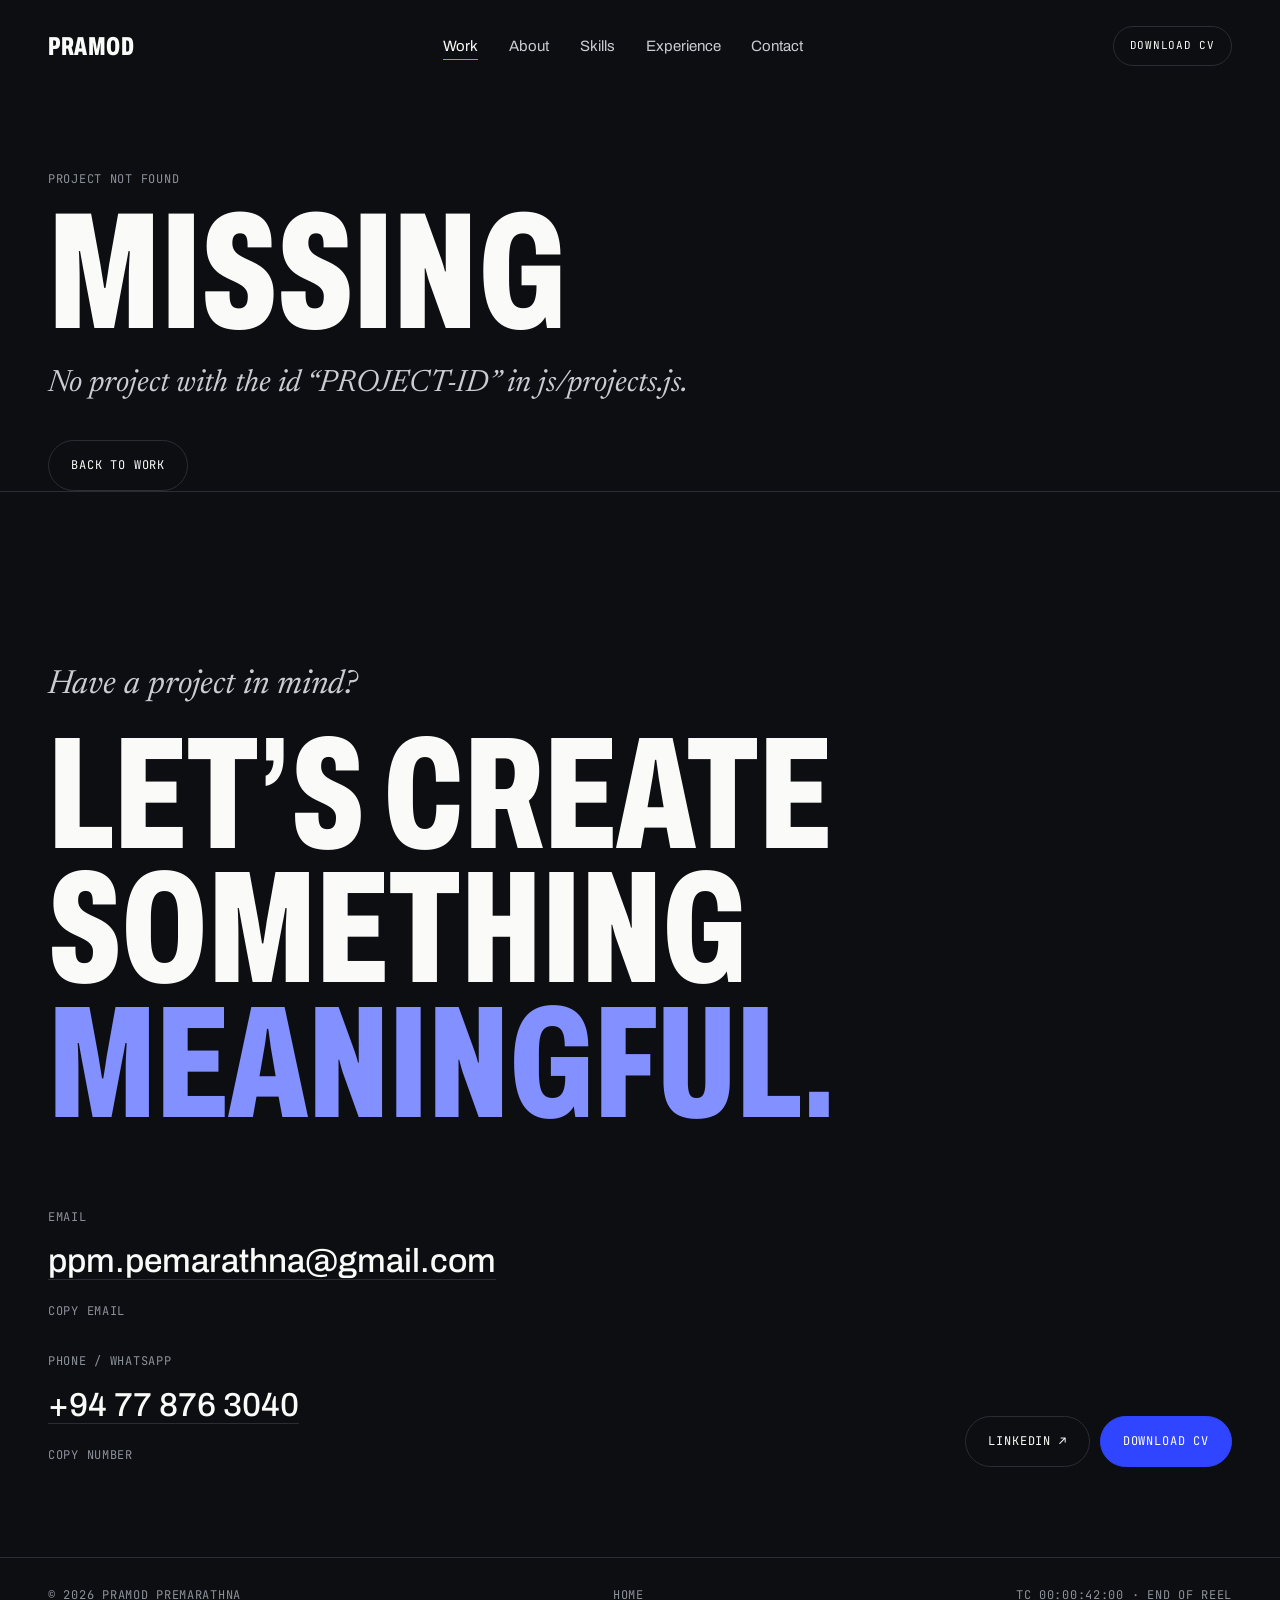
<file: projects/_template/index.html>
<!doctype html>
<html lang="en">
<head>
  <meta charset="utf-8">
  <meta name="viewport" content="width=device-width, initial-scale=1, viewport-fit=cover">

  <!-- ============ EDIT: page title, description and link for this project ============ -->
  <title>NEW PROJECT TITLE | Pramod Premarathna</title>
  <meta name="description" content="One sentence describing the project.">
  <link rel="canonical" href="https://www.yourdomain.com/projects/PROJECT-ID/">
  <meta name="theme-color" content="#0D0E11">
  <meta property="og:type" content="article">
  <meta property="og:title" content="NEW PROJECT TITLE | Pramod Premarathna">
  <meta property="og:description" content="One sentence describing the project.">
  <meta property="og:url" content="https://www.yourdomain.com/projects/PROJECT-ID/">
  <meta property="og:image" content="https://www.yourdomain.com/images/og-image.jpg">
  <meta name="twitter:card" content="summary_large_image">
  <link rel="icon" href="../../images/favicon.svg" type="image/svg+xml">

  <link rel="preconnect" href="https://fonts.googleapis.com">
  <link rel="preconnect" href="https://fonts.gstatic.com" crossorigin>
  <link rel="stylesheet" href="https://fonts.googleapis.com/css2?family=Archivo:wdth,wght@62..125,400..800&family=Newsreader:ital,opsz,wght@0,6..72,400;1,6..72,400&family=JetBrains+Mono:wght@400&display=swap">
  <link rel="stylesheet" href="../../css/tokens.css">
  <link rel="stylesheet" href="../../css/main.css">
</head>

<body data-base="../../">
  <a class="skip-link" href="#case">Skip to content</a>

  <header class="nav">
    <div class="wrap nav__inner">
      <a class="nav__logo" href="../../" aria-label="Pramod, home">PRAMOD</a>
      <nav aria-label="Main">
        <ul class="nav__links">
          <li><a href="../../#work" aria-current="true">Work</a></li>
          <li><a href="../../#about">About</a></li>
          <li><a href="../../#skills">Skills</a></li>
          <li><a href="../../#experience">Experience</a></li>
          <li><a href="../../#contact">Contact</a></li>
        </ul>
      </nav>
      <a class="btn nav__cta" data-site="cv" href="../../cv/Pramod-Premarathna-CV.pdf" target="_blank" rel="noopener">Download CV</a>
      <button class="nav__toggle" type="button" aria-expanded="false" aria-controls="menu">Menu</button>
    </div>
    <div class="nav__progress" aria-hidden="true"><i></i></div>
  </header>

  <div class="menu" id="menu" hidden>
    <div class="menu__top"><span class="nav__logo">PRAMOD</span><button class="nav__toggle" style="display:block" type="button" data-close>Close</button></div>
    <ul class="menu__links">
      <li><a href="../../#work">Work</a></li>
      <li><a href="../../#about">About</a></li>
      <li><a href="../../#skills">Skills</a></li>
      <li><a href="../../#experience">Experience</a></li>
      <li><a href="../../#contact">Contact</a></li>
    </ul>
    <a class="btn btn--primary" data-site="cv" href="../../cv/Pramod-Premarathna-CV.pdf" target="_blank" rel="noopener">Download CV</a>
  </div>

  <!-- ============ EDIT: data-project must match the project's id in js/projects.js ============ -->
  <main id="case" data-project="PROJECT-ID">
    <noscript><div class="wrap case-hero"><h1 class="case-hero__title">NEW PROJECT TITLE</h1><p class="case-hero__sub">Turn on JavaScript to view this case study.</p></div></noscript>
  </main>

  <section class="contact" aria-labelledby="contact-title">
    <div class="wrap">
      <p class="contact__kicker">Have a project in mind?</p>
      <h2 class="contact__title" id="contact-title">Let’s create something <span>meaningful.</span></h2>
      <div class="contact__row">
        <div class="contact__channels">
          <div class="contact__channel">
            <p class="mono muted">Email</p>
            <a data-site="email" href="#">email</a><br>
            <button class="copy mono" type="button" data-copy-email><span>Copy email</span></button>
          </div>
          <div class="contact__channel">
            <p class="mono muted">Phone / WhatsApp</p>
            <a data-site="phone" href="#">phone</a><br>
            <button class="copy mono" type="button" data-copy-phone><span>Copy number</span></button>
          </div>
        </div>
        <div class="contact__links">
          <a class="btn magnetic" data-site="linkedin" href="#" target="_blank" rel="noopener">LinkedIn ↗</a>
          <a class="btn btn--primary magnetic" data-site="cv" href="../../cv/Pramod-Premarathna-CV.pdf" target="_blank" rel="noopener">Download CV</a>
        </div>
      </div>
    </div>
  </section>

  <footer class="footer">
    <div class="wrap mono">
      <span>© <span data-year>2026</span> Pramod Premarathna</span>
      <a href="../../">Home</a>
      <span>TC 00:00:42:00 · End of reel</span>
    </div>
  </footer>

  <script src="../../js/projects.js"></script>
  <script src="../../js/site.js"></script>
  <script src="../../js/case.js"></script>
  <script src="../../js/lightbox.js" defer></script>
</body>
</html>
</file>
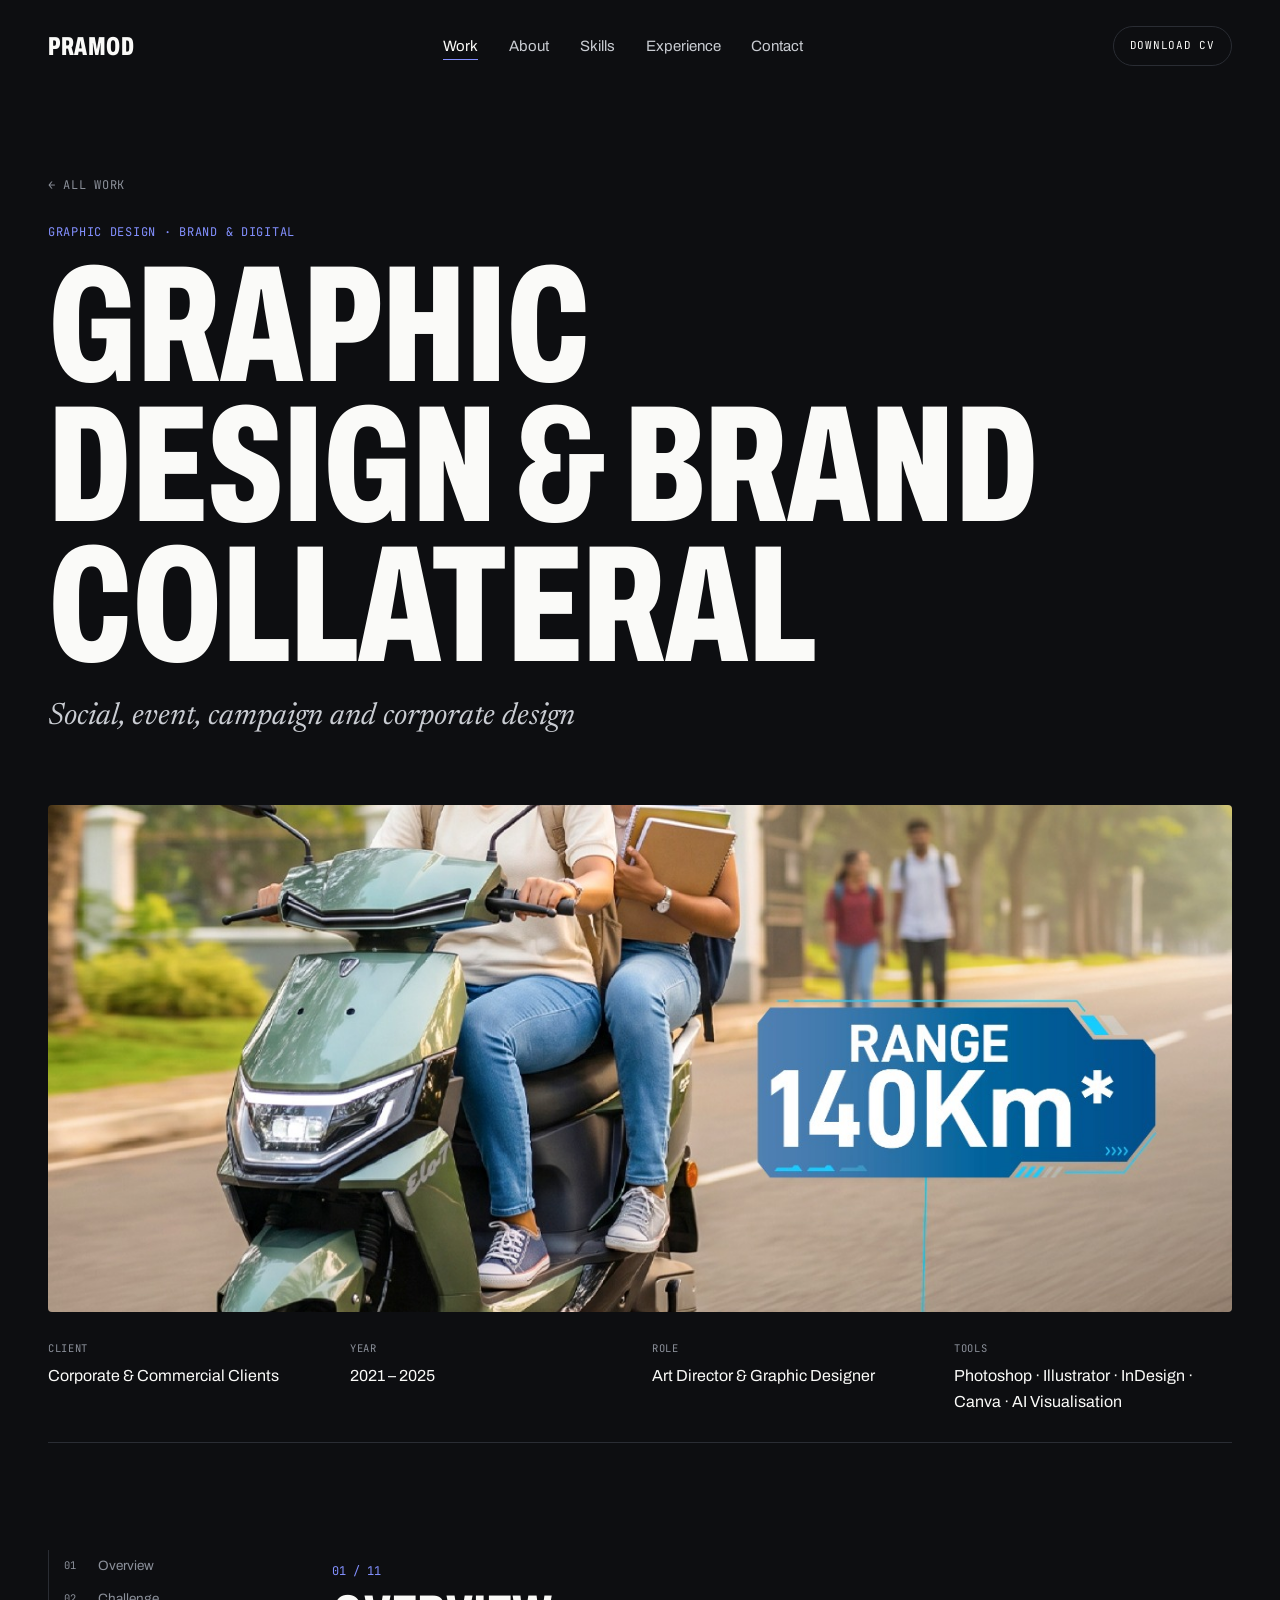
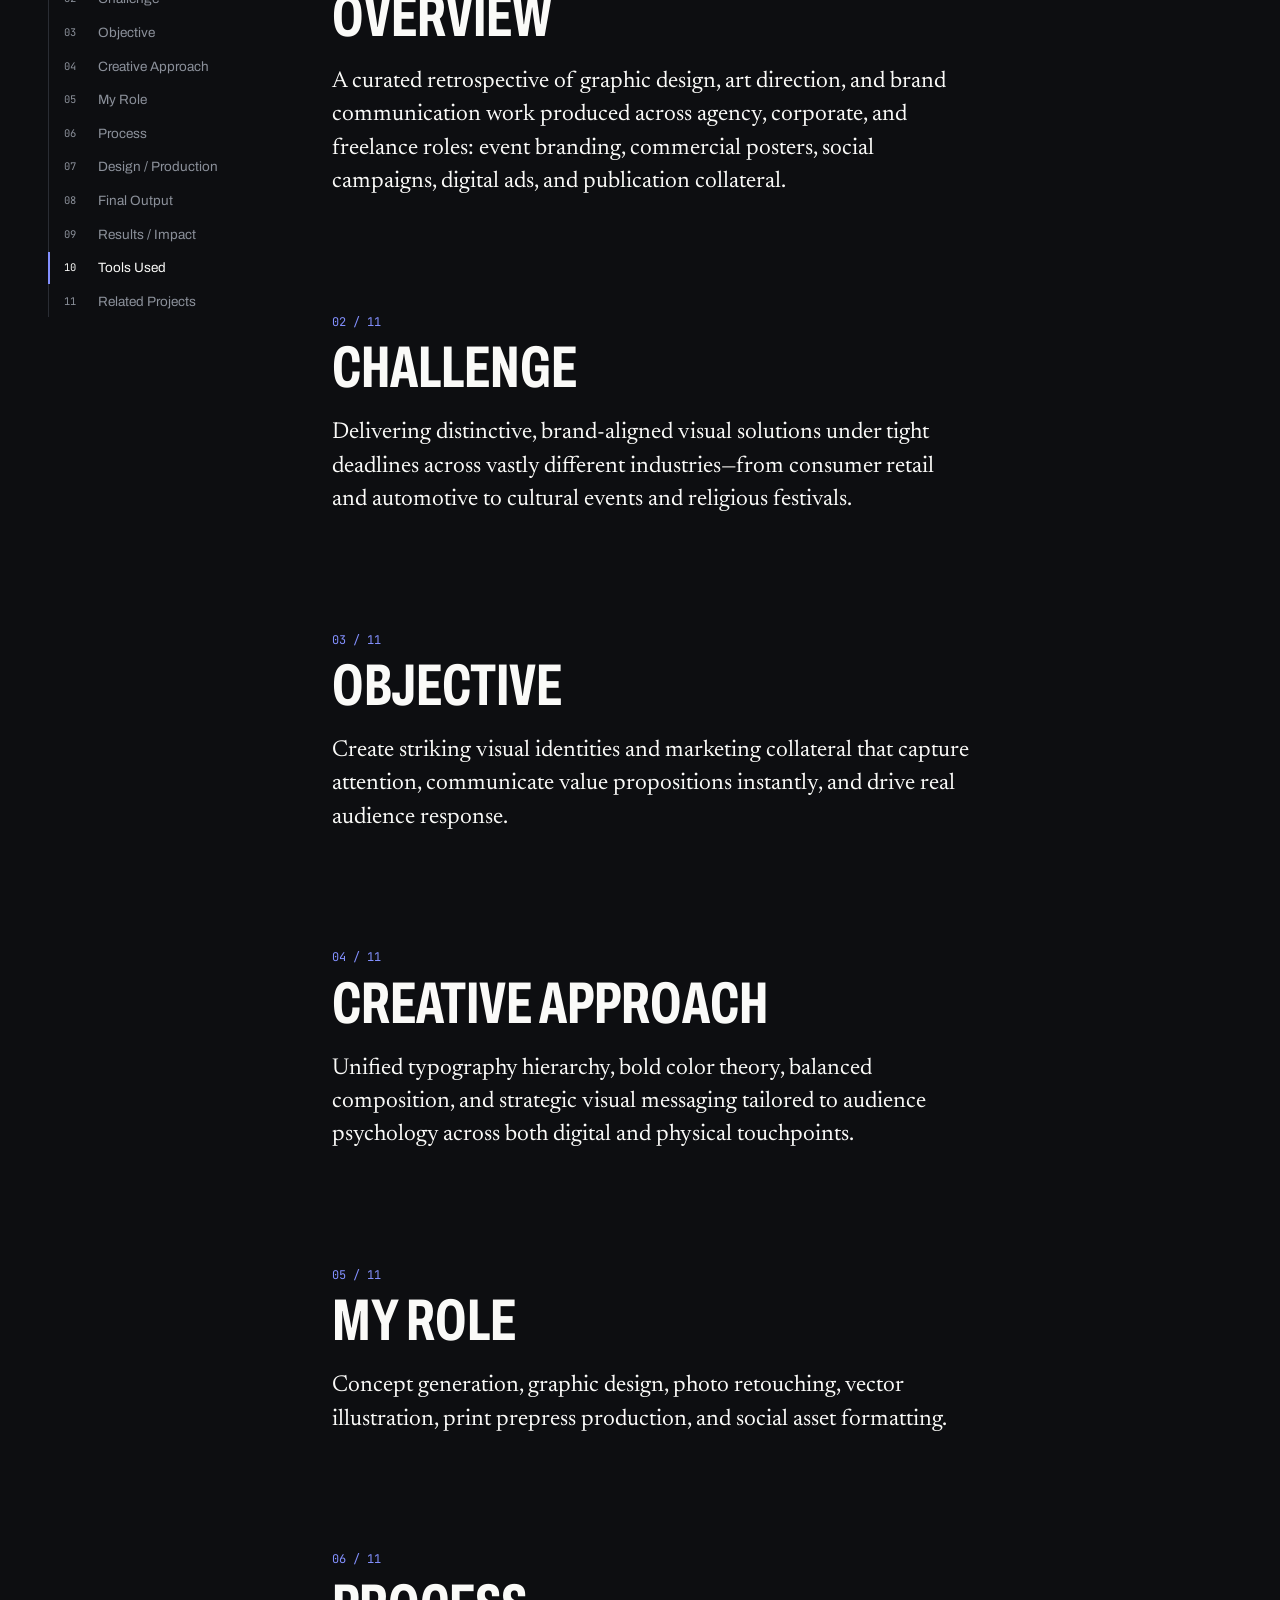
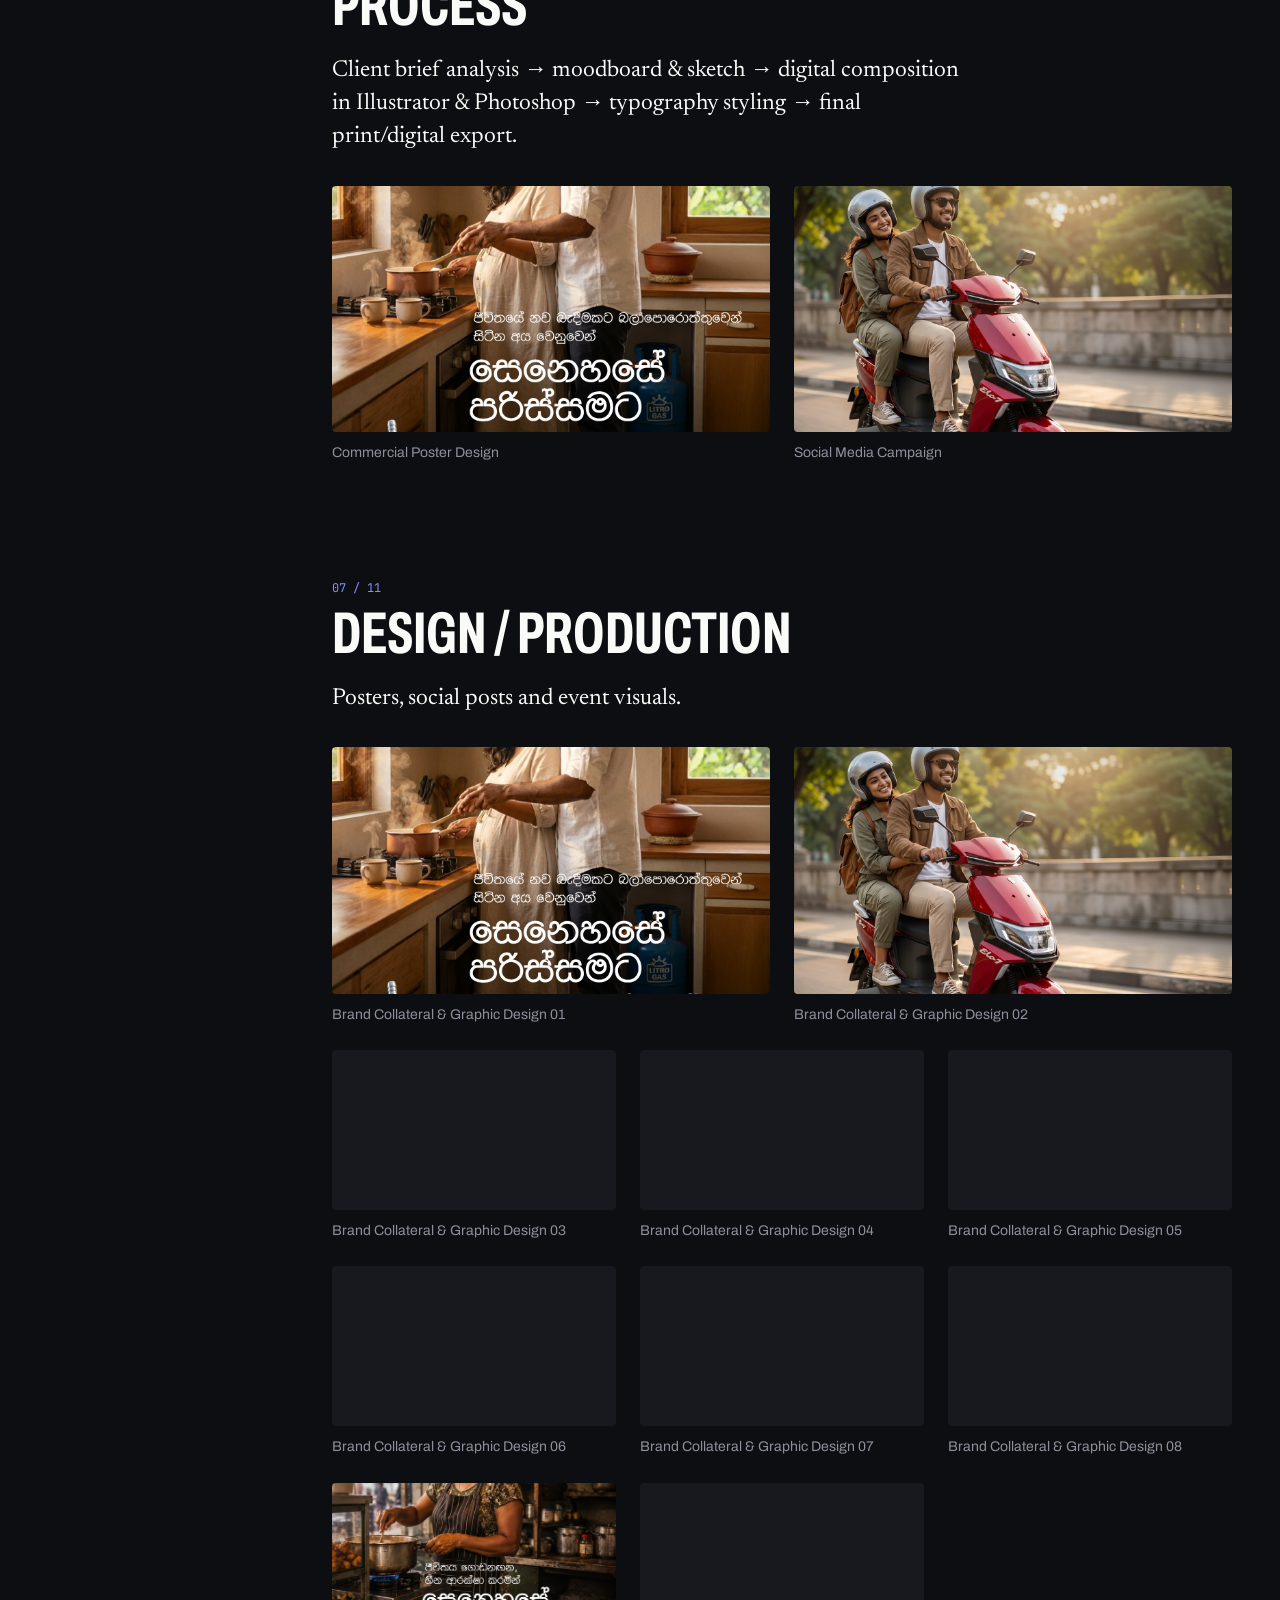
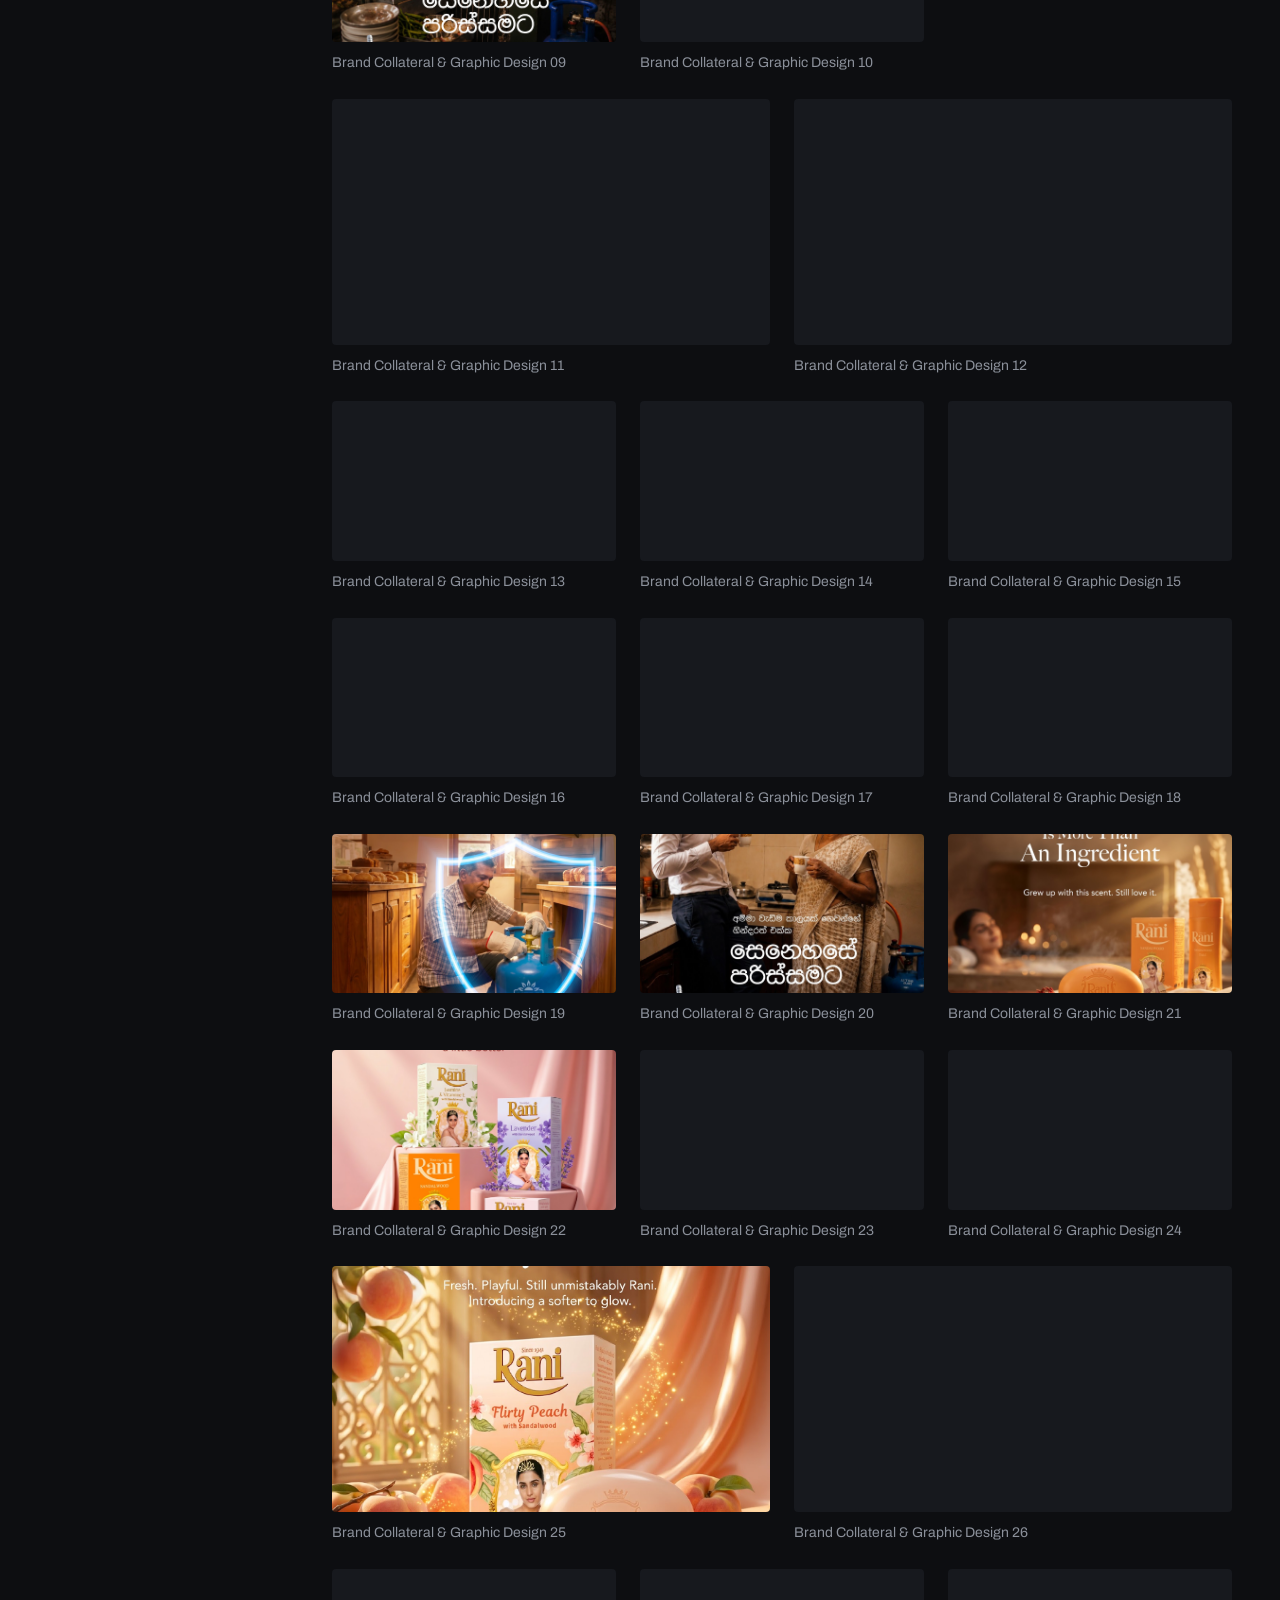
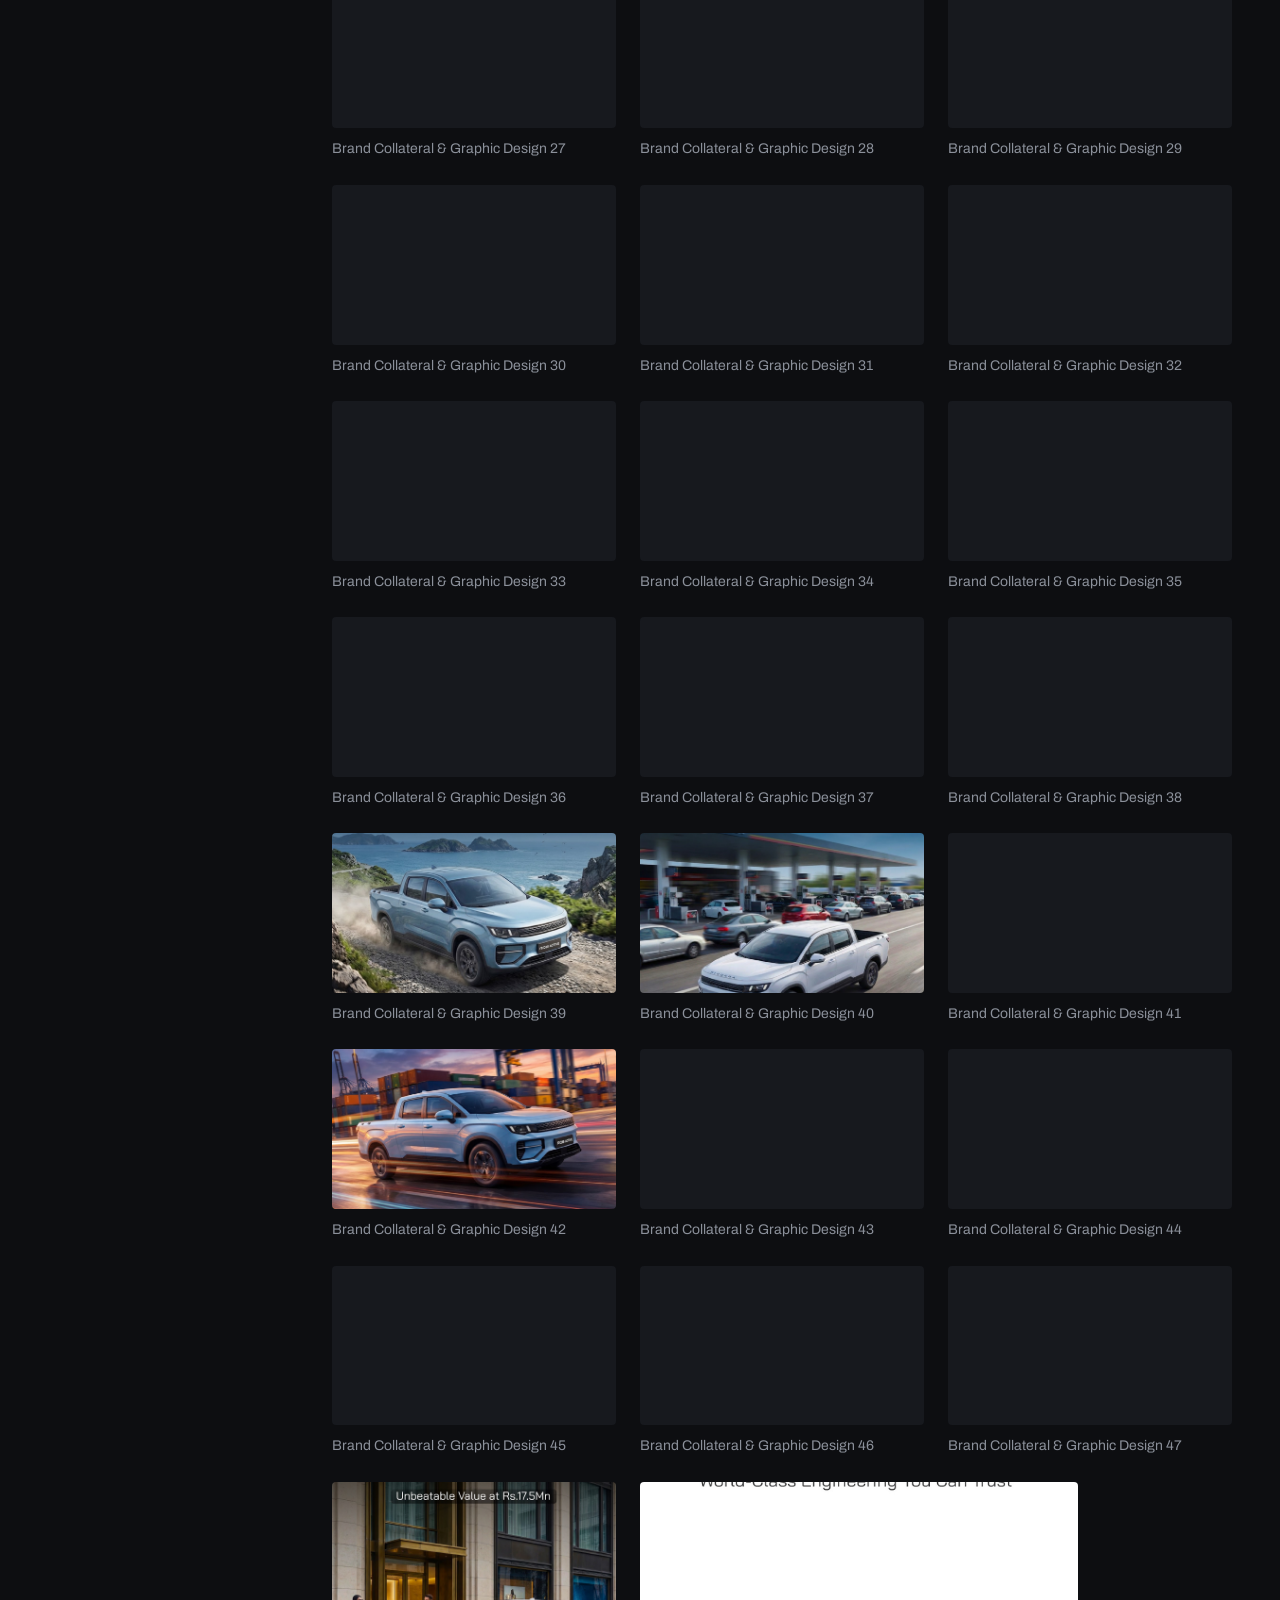
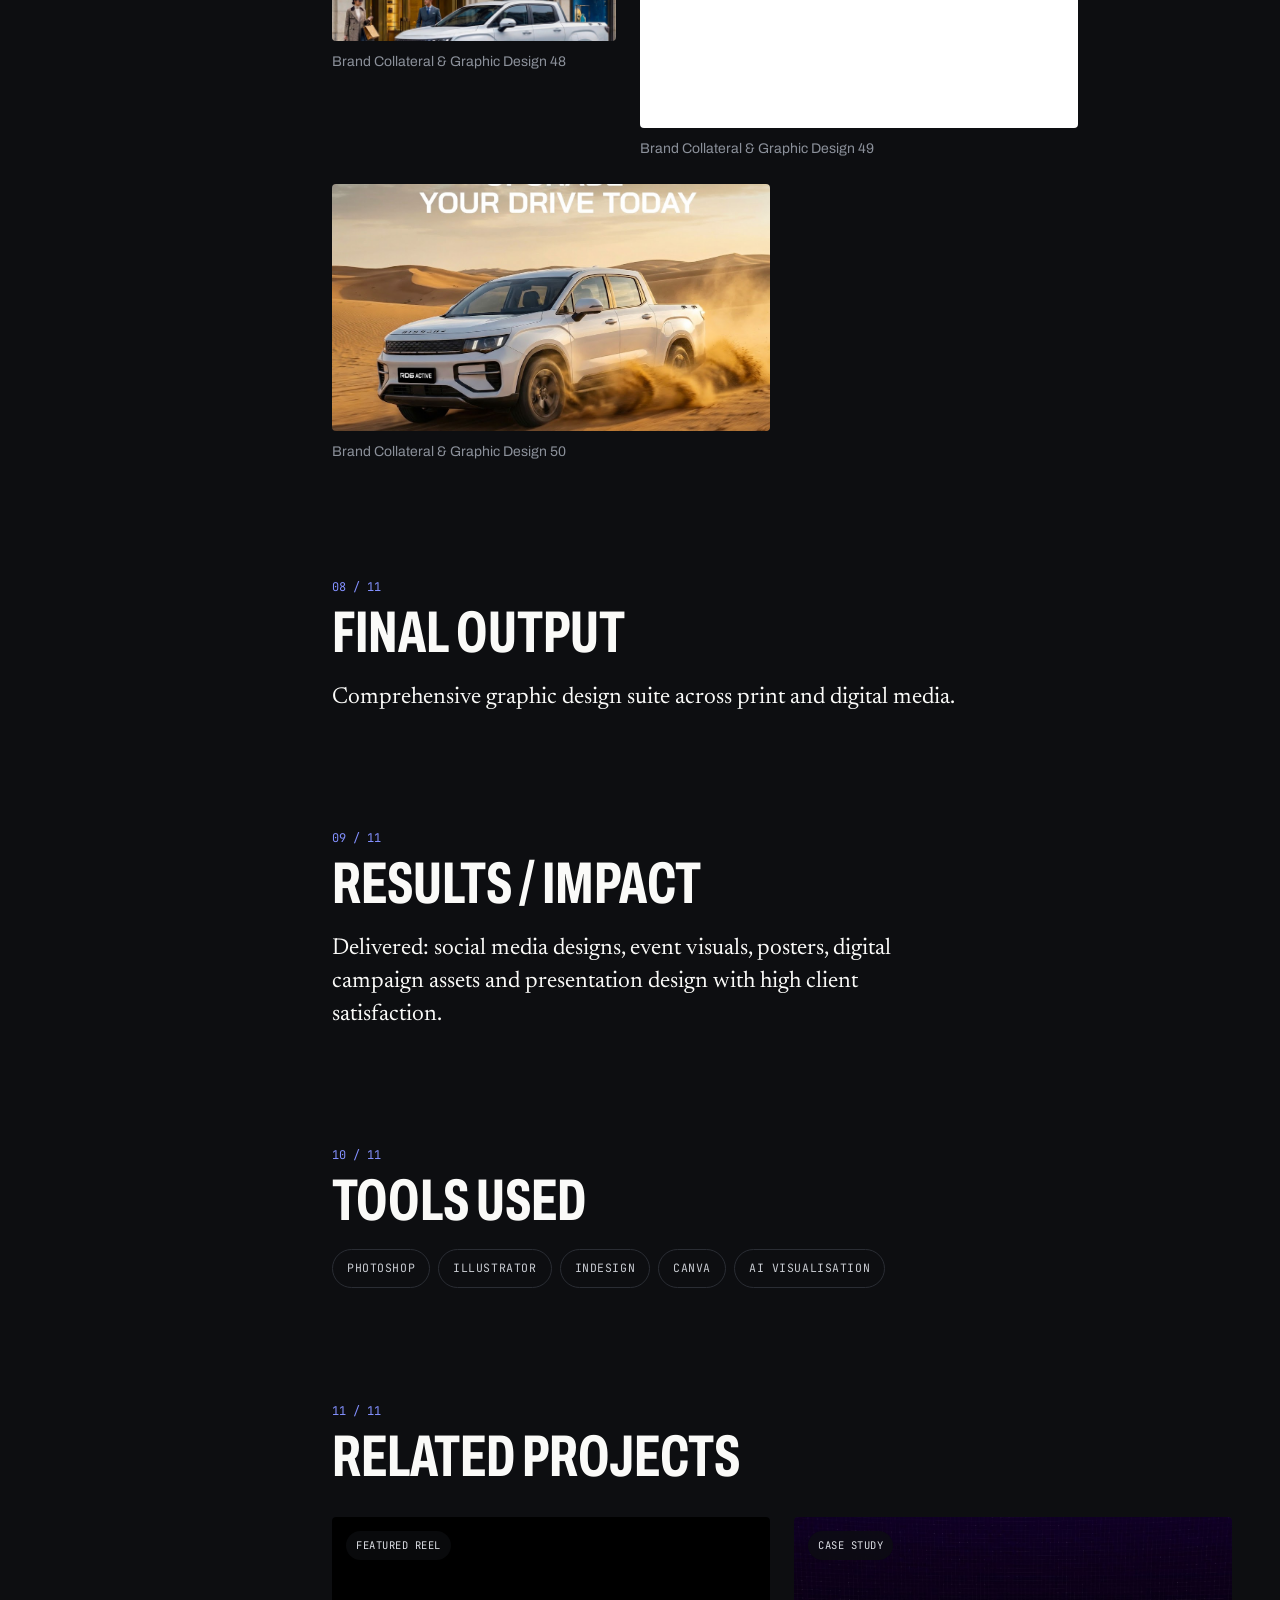
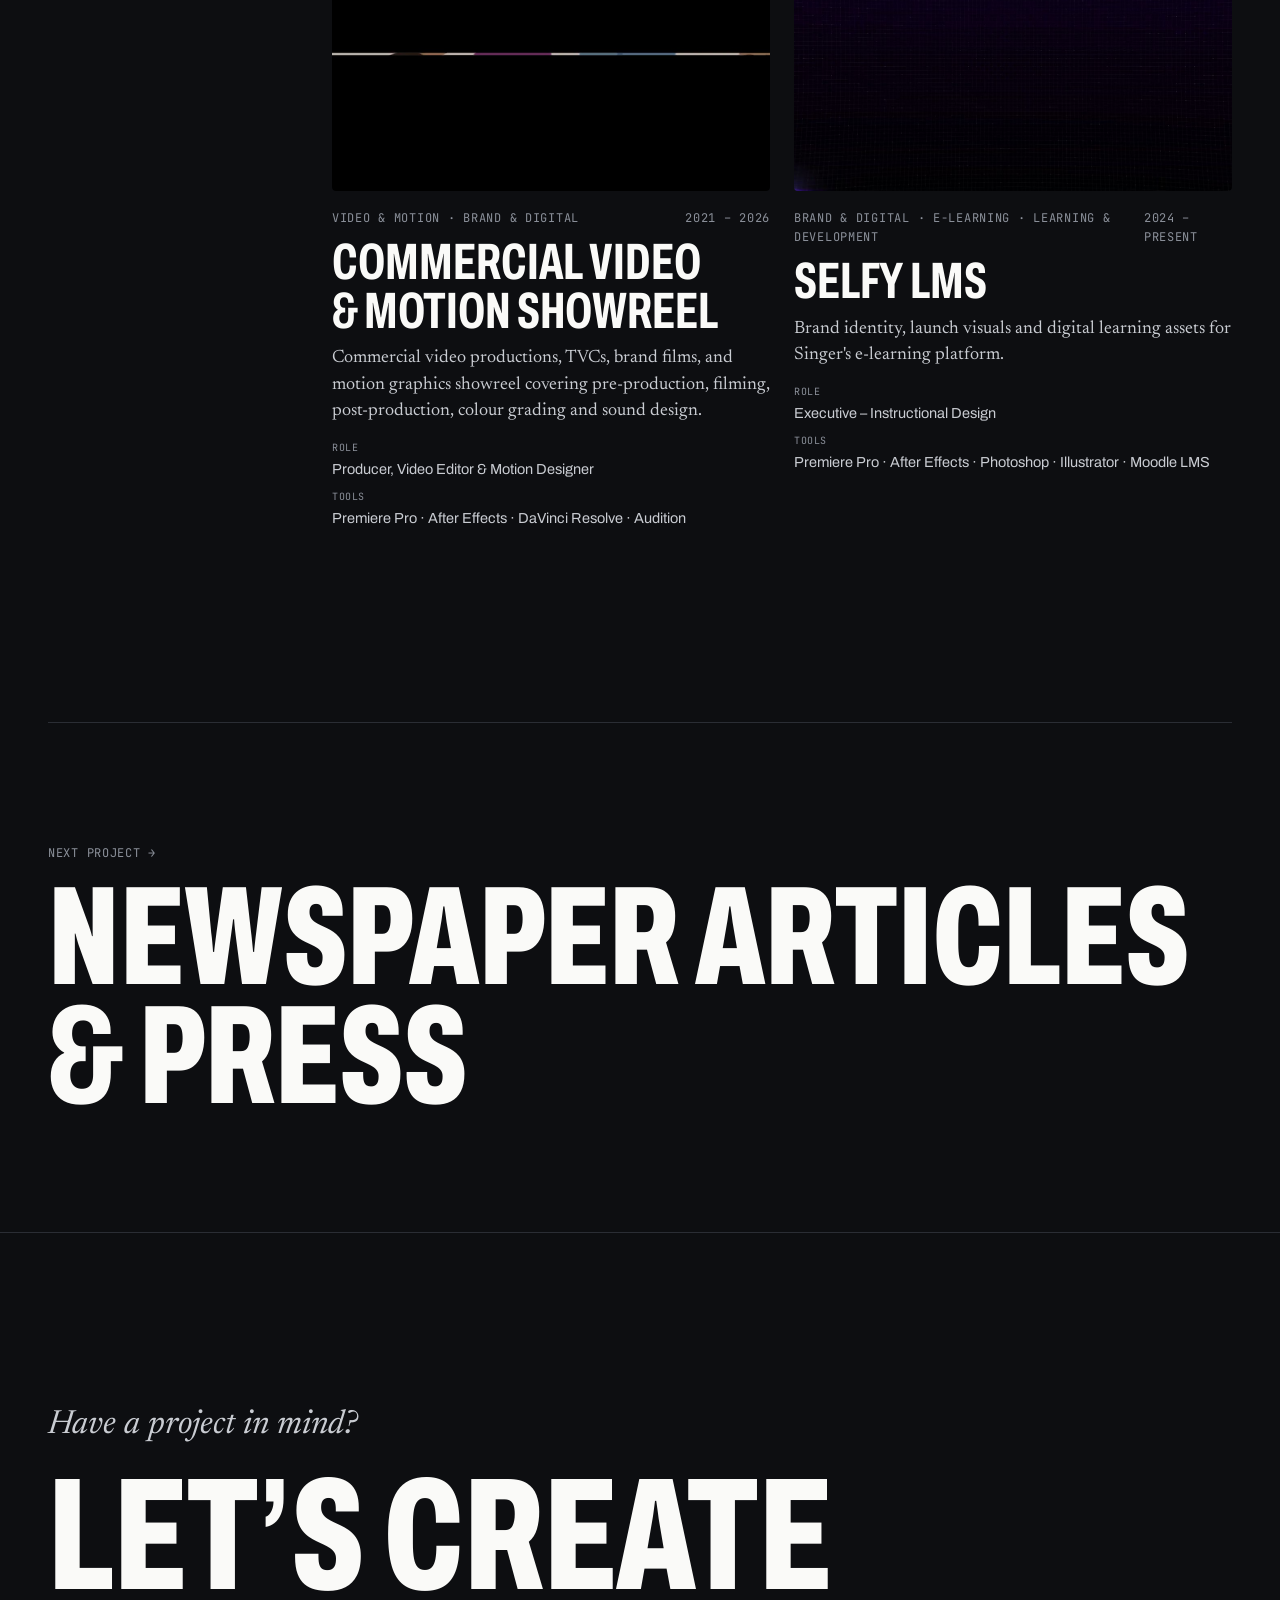
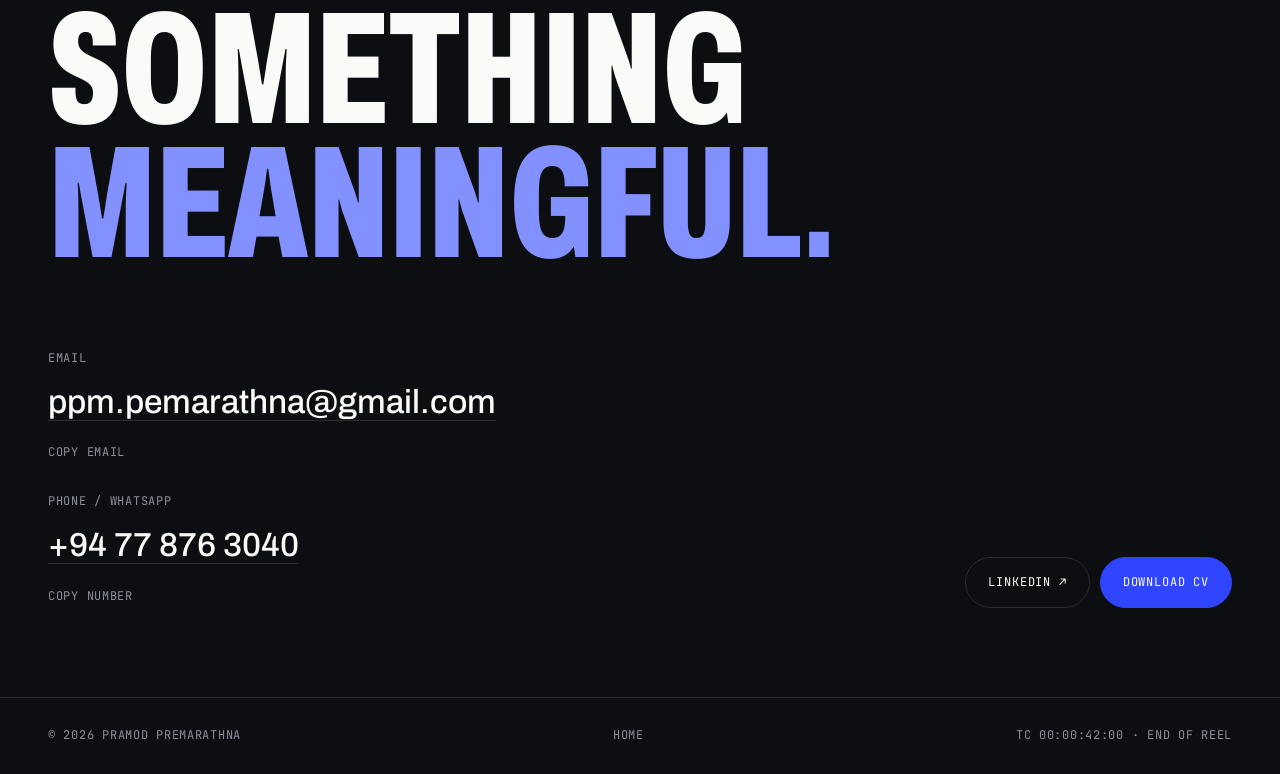
<file: projects/graphic-design/index.html>
<!doctype html>
<html lang="en">
<head>
  <meta charset="utf-8">
  <meta name="viewport" content="width=device-width, initial-scale=1, viewport-fit=cover">

  <!-- ============ EDIT: page title, description and link for this project ============ -->
  <title>Graphic Design | Pramod Premarathna</title>
  <meta name="description" content="Social media designs, event visuals, posters, digital campaigns and presentation design.">
  <link rel="canonical" href="https://www.yourdomain.com/projects/graphic-design/">
  <meta name="theme-color" content="#0D0E11">
  <meta property="og:type" content="article">
  <meta property="og:title" content="Graphic Design | Pramod Premarathna">
  <meta property="og:description" content="Social media designs, event visuals, posters, digital campaigns and presentation design.">
  <meta property="og:url" content="https://www.yourdomain.com/projects/graphic-design/">
  <meta property="og:image" content="https://www.yourdomain.com/images/og-image.jpg">
  <meta name="twitter:card" content="summary_large_image">
  <link rel="icon" href="../../images/favicon.svg" type="image/svg+xml">

  <link rel="preconnect" href="https://fonts.googleapis.com">
  <link rel="preconnect" href="https://fonts.gstatic.com" crossorigin>
  <link rel="stylesheet" href="https://fonts.googleapis.com/css2?family=Archivo:wdth,wght@62..125,400..800&family=Newsreader:ital,opsz,wght@0,6..72,400;1,6..72,400&family=JetBrains+Mono:wght@400&display=swap">
  <link rel="stylesheet" href="../../css/tokens.css">
  <link rel="stylesheet" href="../../css/main.css">
</head>

<body data-base="../../">
  <a class="skip-link" href="#case">Skip to content</a>

  <header class="nav">
    <div class="wrap nav__inner">
      <a class="nav__logo" href="../../" aria-label="Pramod, home">PRAMOD</a>
      <nav aria-label="Main">
        <ul class="nav__links">
          <li><a href="../../#work" aria-current="true">Work</a></li>
          <li><a href="../../#about">About</a></li>
          <li><a href="../../#skills">Skills</a></li>
          <li><a href="../../#experience">Experience</a></li>
          <li><a href="../../#contact">Contact</a></li>
        </ul>
      </nav>
      <a class="btn nav__cta" data-site="cv" href="../../cv/Pramod-Premarathna-CV.pdf" target="_blank" rel="noopener">Download CV</a>
      <button class="nav__toggle" type="button" aria-expanded="false" aria-controls="menu">Menu</button>
    </div>
    <div class="nav__progress" aria-hidden="true"><i></i></div>
  </header>

  <div class="menu" id="menu" hidden>
    <div class="menu__top"><span class="nav__logo">PRAMOD</span><button class="nav__toggle" style="display:block" type="button" data-close>Close</button></div>
    <ul class="menu__links">
      <li><a href="../../#work">Work</a></li>
      <li><a href="../../#about">About</a></li>
      <li><a href="../../#skills">Skills</a></li>
      <li><a href="../../#experience">Experience</a></li>
      <li><a href="../../#contact">Contact</a></li>
    </ul>
    <a class="btn btn--primary" data-site="cv" href="../../cv/Pramod-Premarathna-CV.pdf" target="_blank" rel="noopener">Download CV</a>
  </div>

  <!-- ============ EDIT: data-project must match the project's id in js/projects.js ============ -->
  <main id="case" data-project="graphic-design">
    <noscript><div class="wrap case-hero"><h1 class="case-hero__title">Graphic Design</h1><p class="case-hero__sub">Turn on JavaScript to view this case study.</p></div></noscript>
  </main>

  <section class="contact" aria-labelledby="contact-title">
    <div class="wrap">
      <p class="contact__kicker">Have a project in mind?</p>
      <h2 class="contact__title" id="contact-title">Let’s create something <span>meaningful.</span></h2>
      <div class="contact__row">
        <div class="contact__channels">
          <div class="contact__channel">
            <p class="mono muted">Email</p>
            <a data-site="email" href="#">email</a><br>
            <button class="copy mono" type="button" data-copy-email><span>Copy email</span></button>
          </div>
          <div class="contact__channel">
            <p class="mono muted">Phone / WhatsApp</p>
            <a data-site="phone" href="#">phone</a><br>
            <button class="copy mono" type="button" data-copy-phone><span>Copy number</span></button>
          </div>
        </div>
        <div class="contact__links">
          <a class="btn magnetic" data-site="linkedin" href="#" target="_blank" rel="noopener">LinkedIn ↗</a>
          <a class="btn btn--primary magnetic" data-site="cv" href="../../cv/Pramod-Premarathna-CV.pdf" target="_blank" rel="noopener">Download CV</a>
        </div>
      </div>
    </div>
  </section>

  <footer class="footer">
    <div class="wrap mono">
      <span>© <span data-year>2026</span> Pramod Premarathna</span>
      <a href="../../">Home</a>
      <span>TC 00:00:42:00 · End of reel</span>
    </div>
  </footer>

  <script src="../../js/projects.js"></script>
  <script src="../../js/site.js"></script>
  <script src="../../js/case.js"></script>
  <script src="../../js/lightbox.js" defer></script>
</body>
</html>
</file>
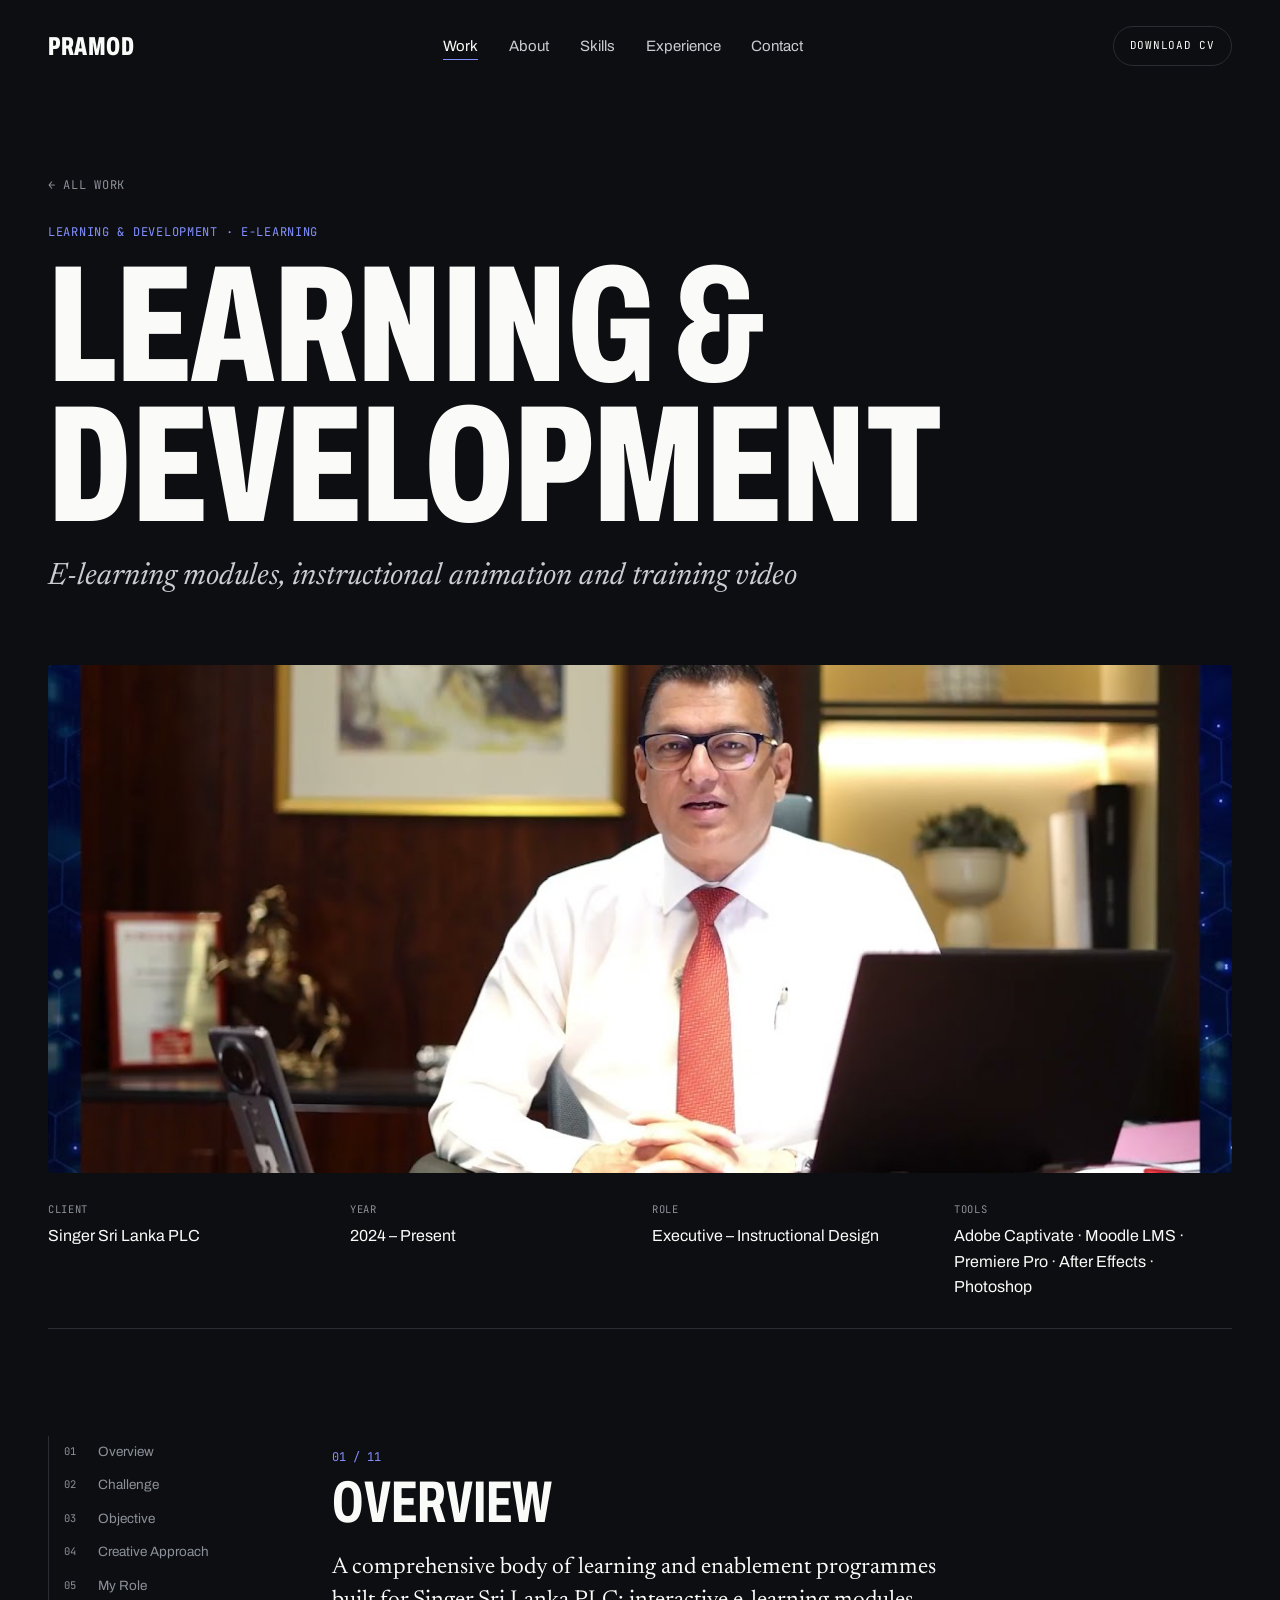
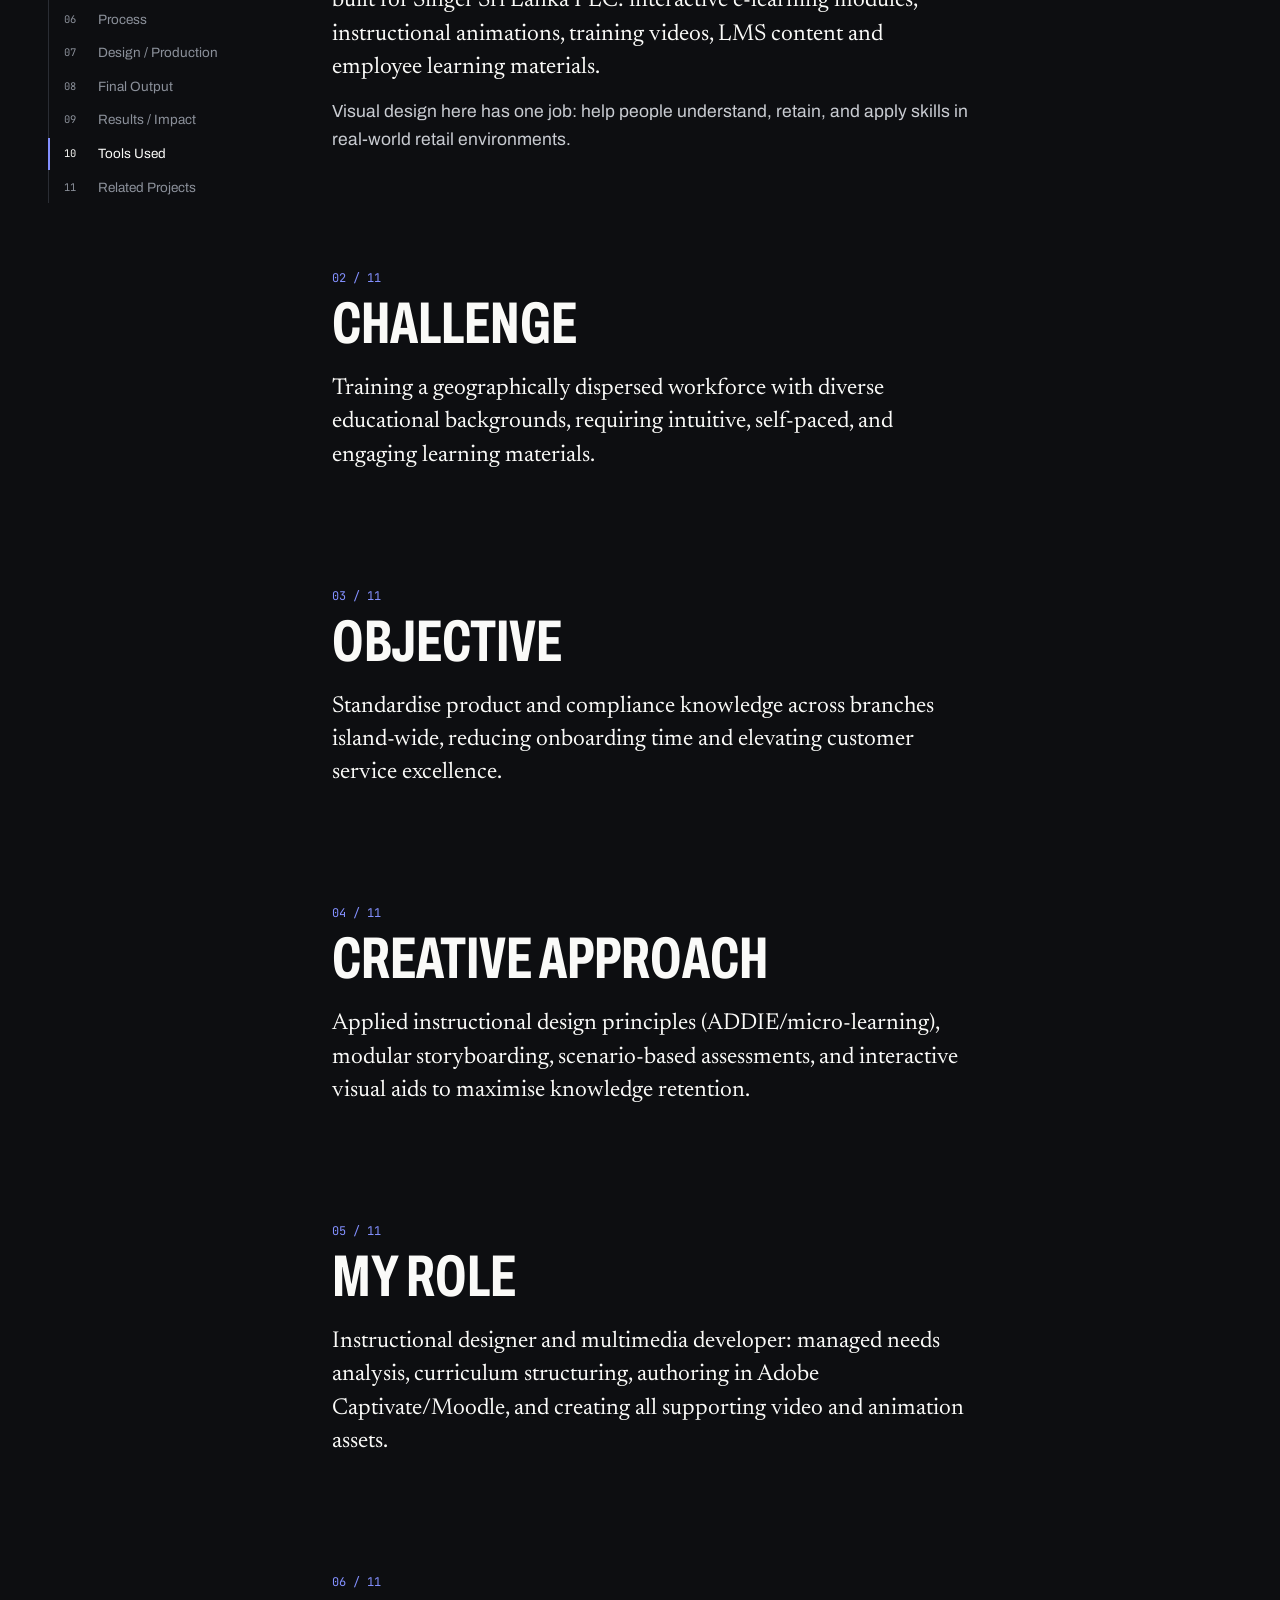
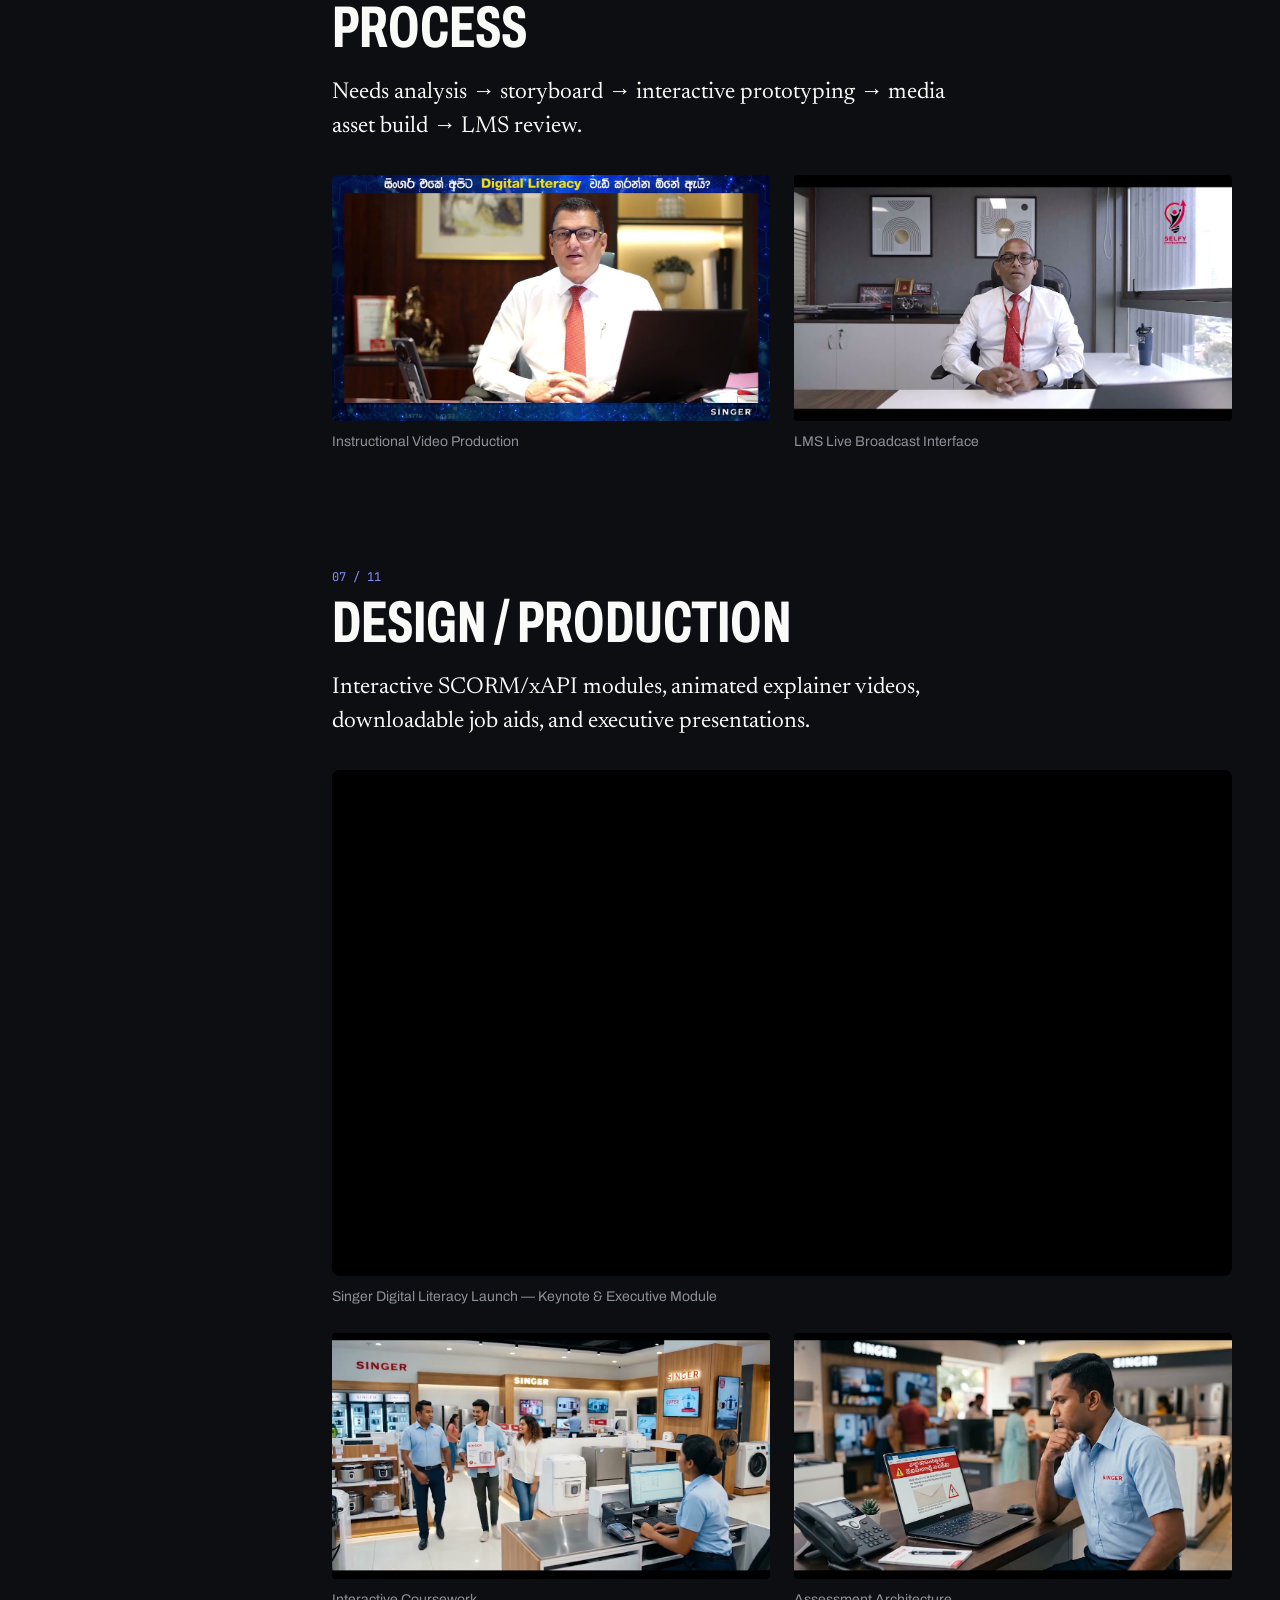
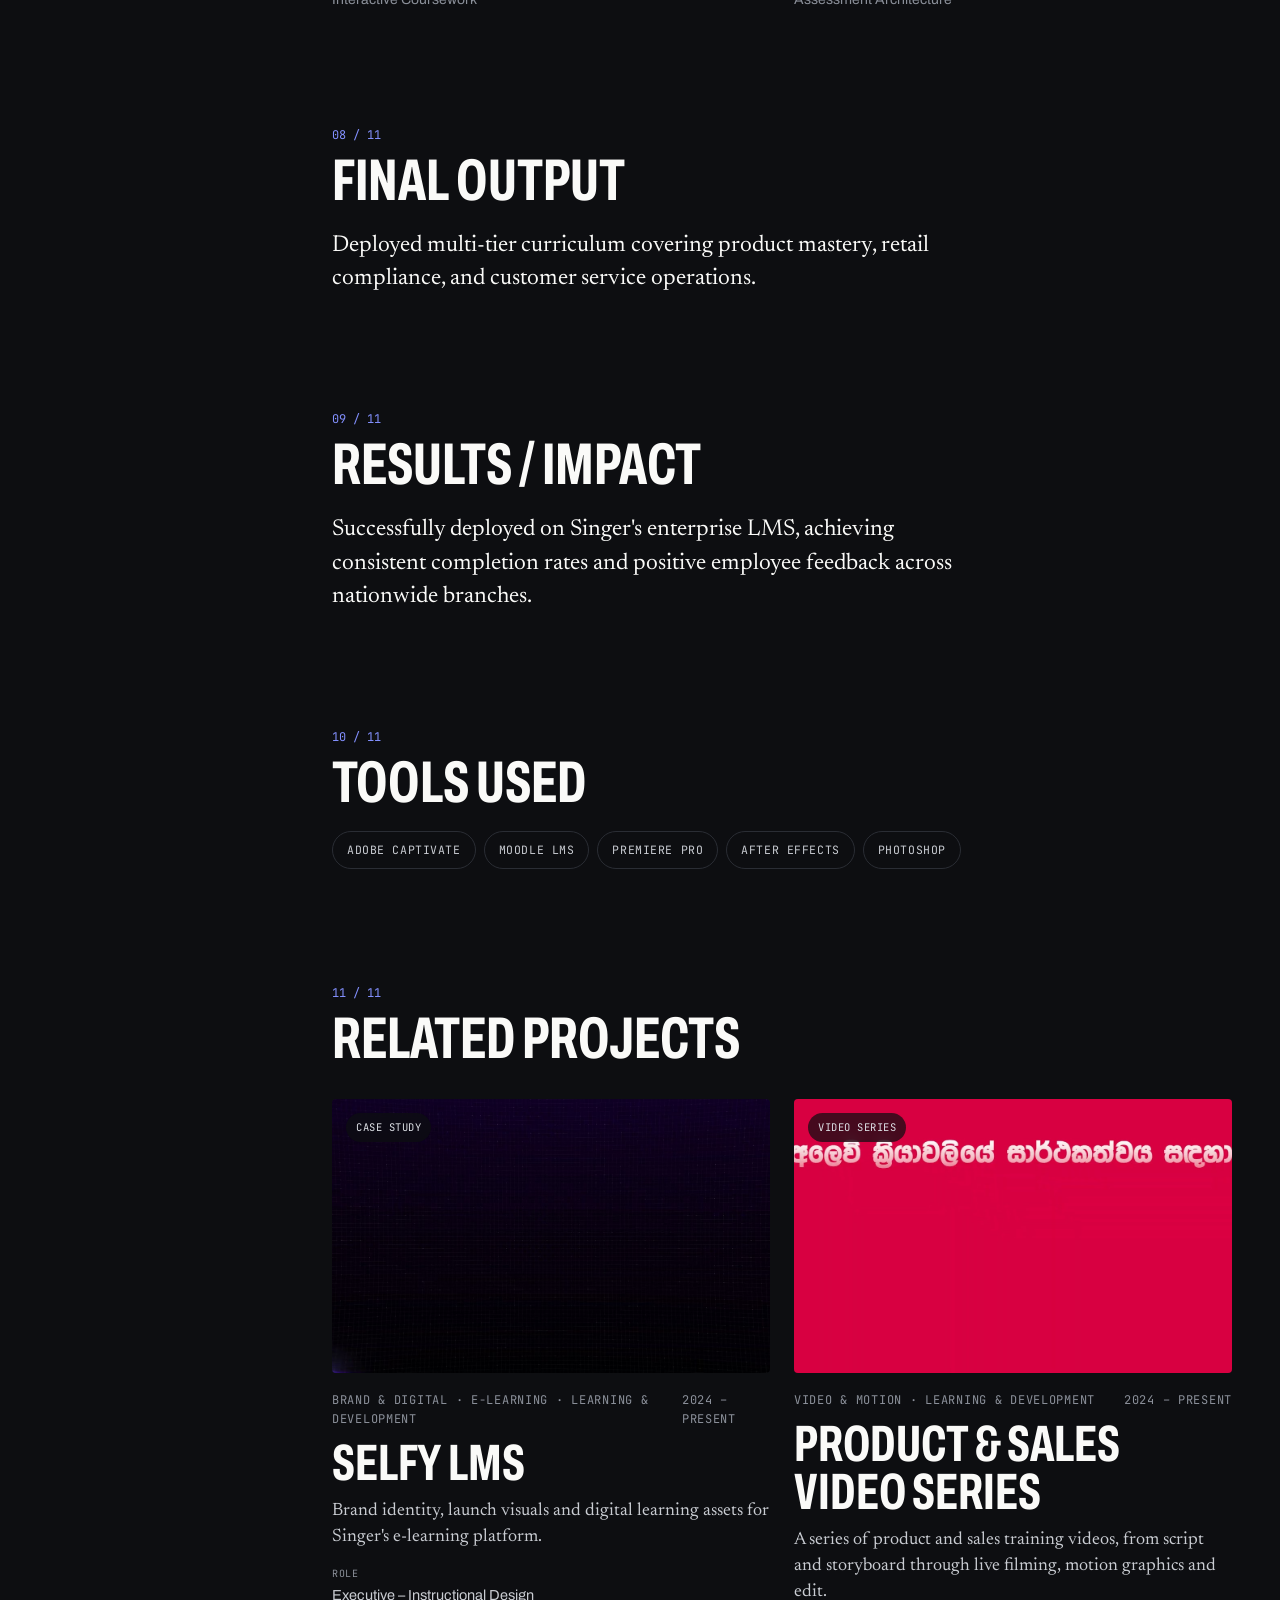
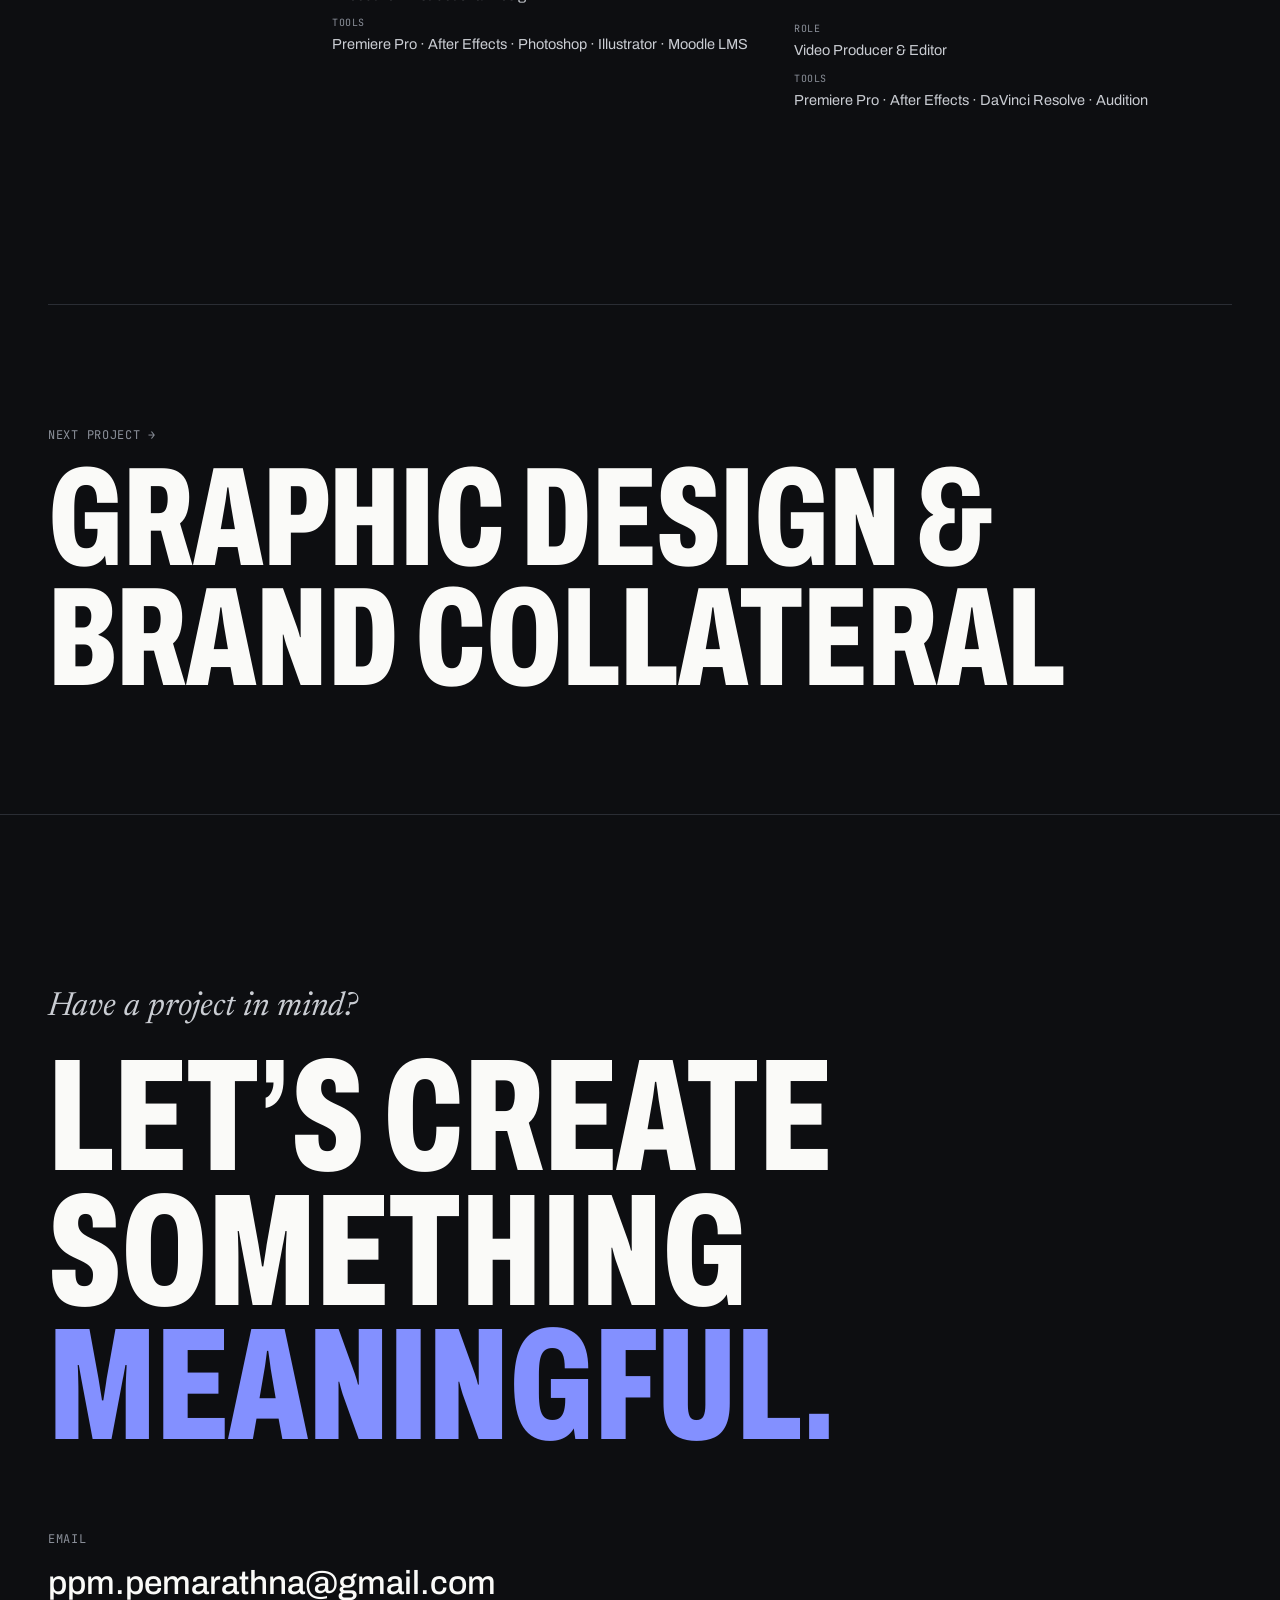
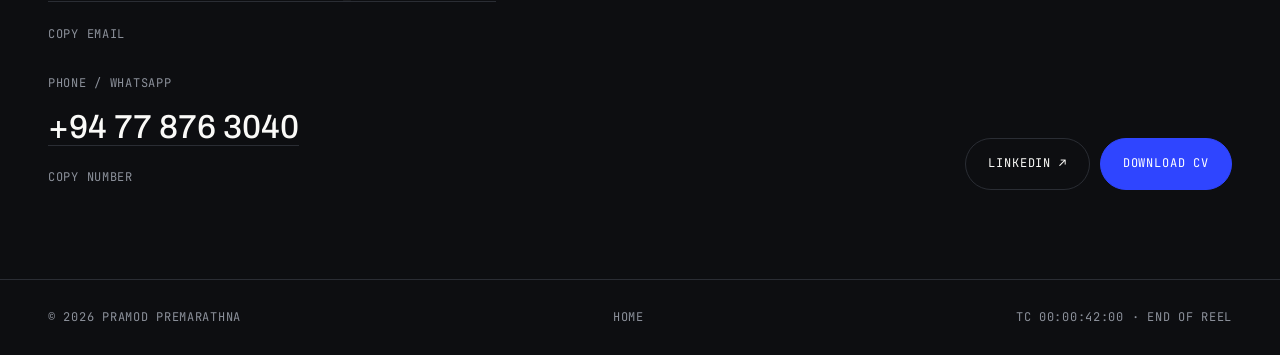
<file: projects/learning-development/index.html>
<!doctype html>
<html lang="en">
<head>
  <meta charset="utf-8">
  <meta name="viewport" content="width=device-width, initial-scale=1, viewport-fit=cover">

  <!-- ============ EDIT: page title, description and link for this project ============ -->
  <title>Learning &amp; Development | Pramod Premarathna</title>
  <meta name="description" content="E-learning modules, instructional animations, training videos and LMS content.">
  <link rel="canonical" href="https://www.yourdomain.com/projects/learning-development/">
  <meta name="theme-color" content="#0D0E11">
  <meta property="og:type" content="article">
  <meta property="og:title" content="Learning &amp; Development | Pramod Premarathna">
  <meta property="og:description" content="E-learning modules, instructional animations, training videos and LMS content.">
  <meta property="og:url" content="https://www.yourdomain.com/projects/learning-development/">
  <meta property="og:image" content="https://www.yourdomain.com/images/og-image.jpg">
  <meta name="twitter:card" content="summary_large_image">
  <link rel="icon" href="../../images/favicon.svg" type="image/svg+xml">

  <link rel="preconnect" href="https://fonts.googleapis.com">
  <link rel="preconnect" href="https://fonts.gstatic.com" crossorigin>
  <link rel="stylesheet" href="https://fonts.googleapis.com/css2?family=Archivo:wdth,wght@62..125,400..800&family=Newsreader:ital,opsz,wght@0,6..72,400;1,6..72,400&family=JetBrains+Mono:wght@400&display=swap">
  <link rel="stylesheet" href="../../css/tokens.css">
  <link rel="stylesheet" href="../../css/main.css">
</head>

<body data-base="../../">
  <a class="skip-link" href="#case">Skip to content</a>

  <header class="nav">
    <div class="wrap nav__inner">
      <a class="nav__logo" href="../../" aria-label="Pramod, home">PRAMOD</a>
      <nav aria-label="Main">
        <ul class="nav__links">
          <li><a href="../../#work" aria-current="true">Work</a></li>
          <li><a href="../../#about">About</a></li>
          <li><a href="../../#skills">Skills</a></li>
          <li><a href="../../#experience">Experience</a></li>
          <li><a href="../../#contact">Contact</a></li>
        </ul>
      </nav>
      <a class="btn nav__cta" data-site="cv" href="../../cv/Pramod-Premarathna-CV.pdf" target="_blank" rel="noopener">Download CV</a>
      <button class="nav__toggle" type="button" aria-expanded="false" aria-controls="menu">Menu</button>
    </div>
    <div class="nav__progress" aria-hidden="true"><i></i></div>
  </header>

  <div class="menu" id="menu" hidden>
    <div class="menu__top"><span class="nav__logo">PRAMOD</span><button class="nav__toggle" style="display:block" type="button" data-close>Close</button></div>
    <ul class="menu__links">
      <li><a href="../../#work">Work</a></li>
      <li><a href="../../#about">About</a></li>
      <li><a href="../../#skills">Skills</a></li>
      <li><a href="../../#experience">Experience</a></li>
      <li><a href="../../#contact">Contact</a></li>
    </ul>
    <a class="btn btn--primary" data-site="cv" href="../../cv/Pramod-Premarathna-CV.pdf" target="_blank" rel="noopener">Download CV</a>
  </div>

  <!-- ============ EDIT: data-project must match the project's id in js/projects.js ============ -->
  <main id="case" data-project="learning-development">
    <noscript><div class="wrap case-hero"><h1 class="case-hero__title">Learning &amp; Development</h1><p class="case-hero__sub">Turn on JavaScript to view this case study.</p></div></noscript>
  </main>

  <section class="contact" aria-labelledby="contact-title">
    <div class="wrap">
      <p class="contact__kicker">Have a project in mind?</p>
      <h2 class="contact__title" id="contact-title">Let’s create something <span>meaningful.</span></h2>
      <div class="contact__row">
        <div class="contact__channels">
          <div class="contact__channel">
            <p class="mono muted">Email</p>
            <a data-site="email" href="#">email</a><br>
            <button class="copy mono" type="button" data-copy-email><span>Copy email</span></button>
          </div>
          <div class="contact__channel">
            <p class="mono muted">Phone / WhatsApp</p>
            <a data-site="phone" href="#">phone</a><br>
            <button class="copy mono" type="button" data-copy-phone><span>Copy number</span></button>
          </div>
        </div>
        <div class="contact__links">
          <a class="btn magnetic" data-site="linkedin" href="#" target="_blank" rel="noopener">LinkedIn ↗</a>
          <a class="btn btn--primary magnetic" data-site="cv" href="../../cv/Pramod-Premarathna-CV.pdf" target="_blank" rel="noopener">Download CV</a>
        </div>
      </div>
    </div>
  </section>

  <footer class="footer">
    <div class="wrap mono">
      <span>© <span data-year>2026</span> Pramod Premarathna</span>
      <a href="../../">Home</a>
      <span>TC 00:00:42:00 · End of reel</span>
    </div>
  </footer>

  <script src="../../js/projects.js"></script>
  <script src="../../js/site.js"></script>
  <script src="../../js/case.js"></script>
  <script src="../../js/lightbox.js" defer></script>
</body>
</html>
</file>
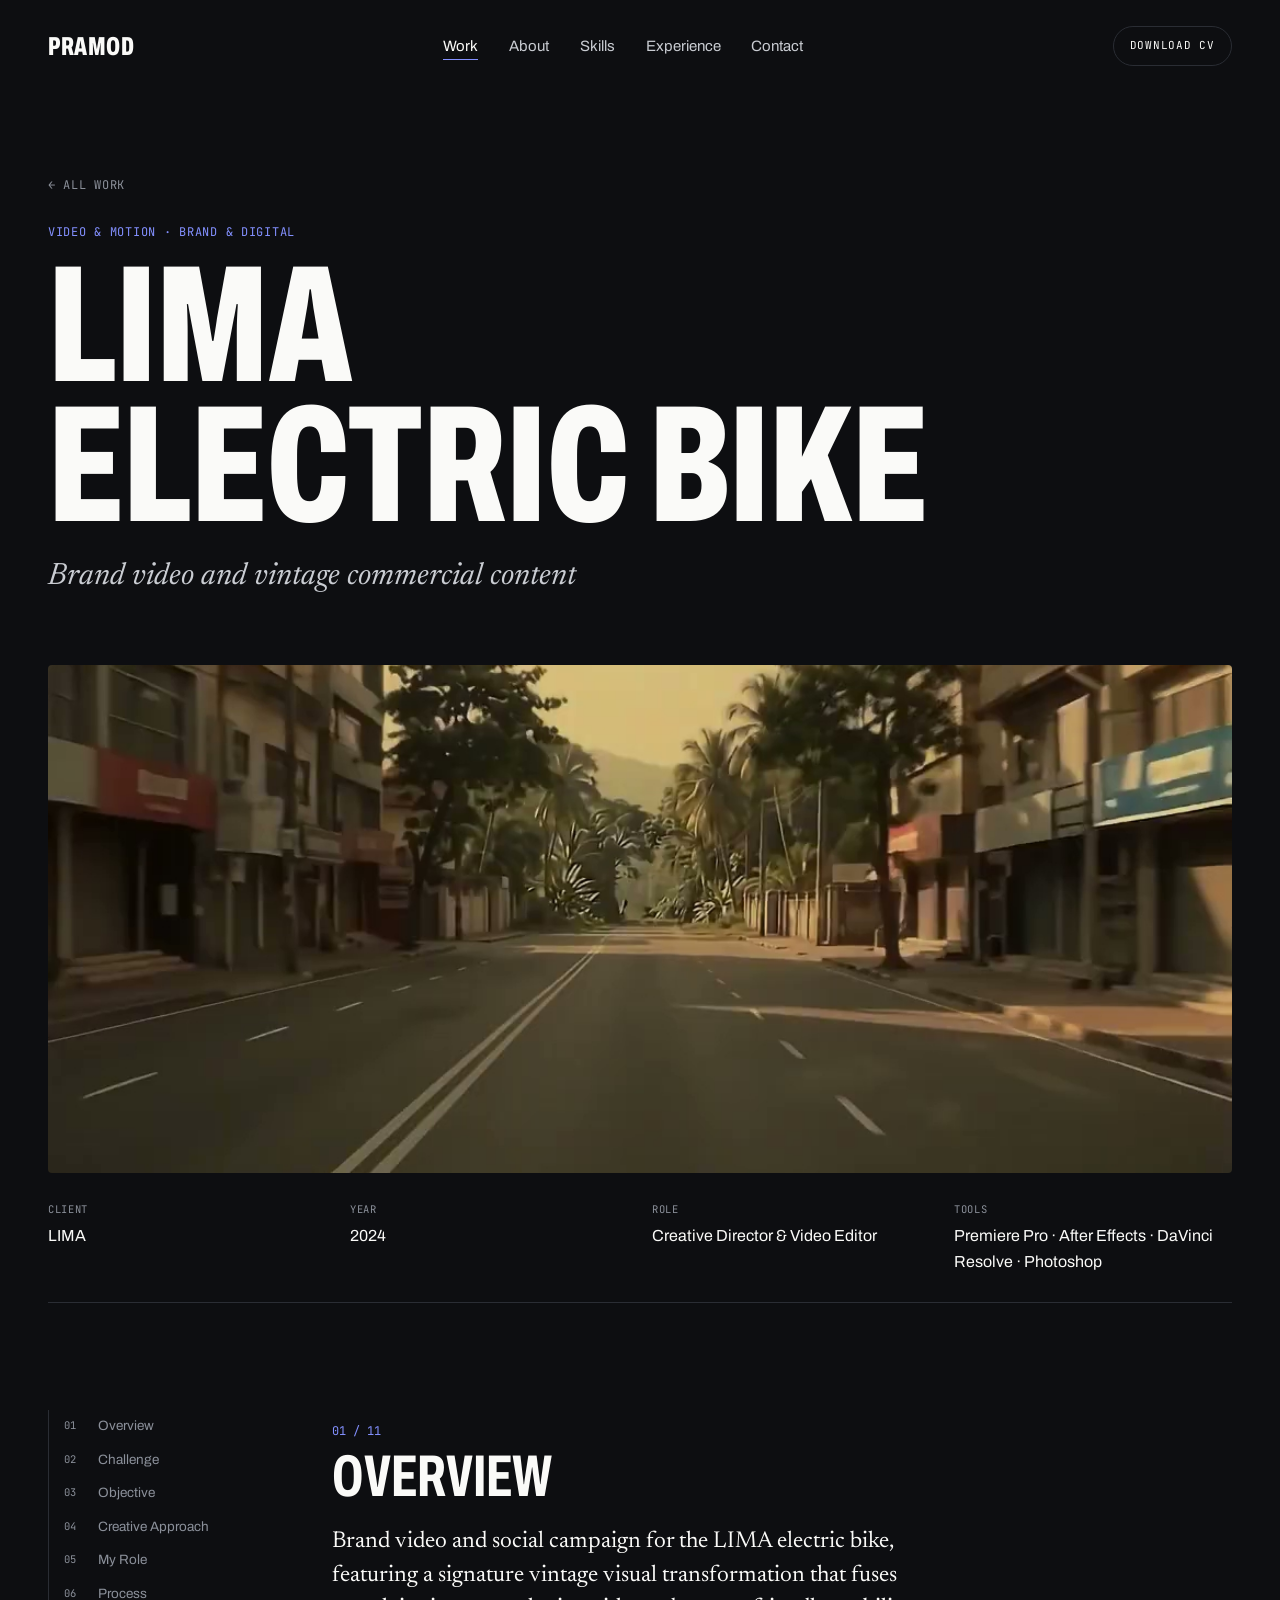
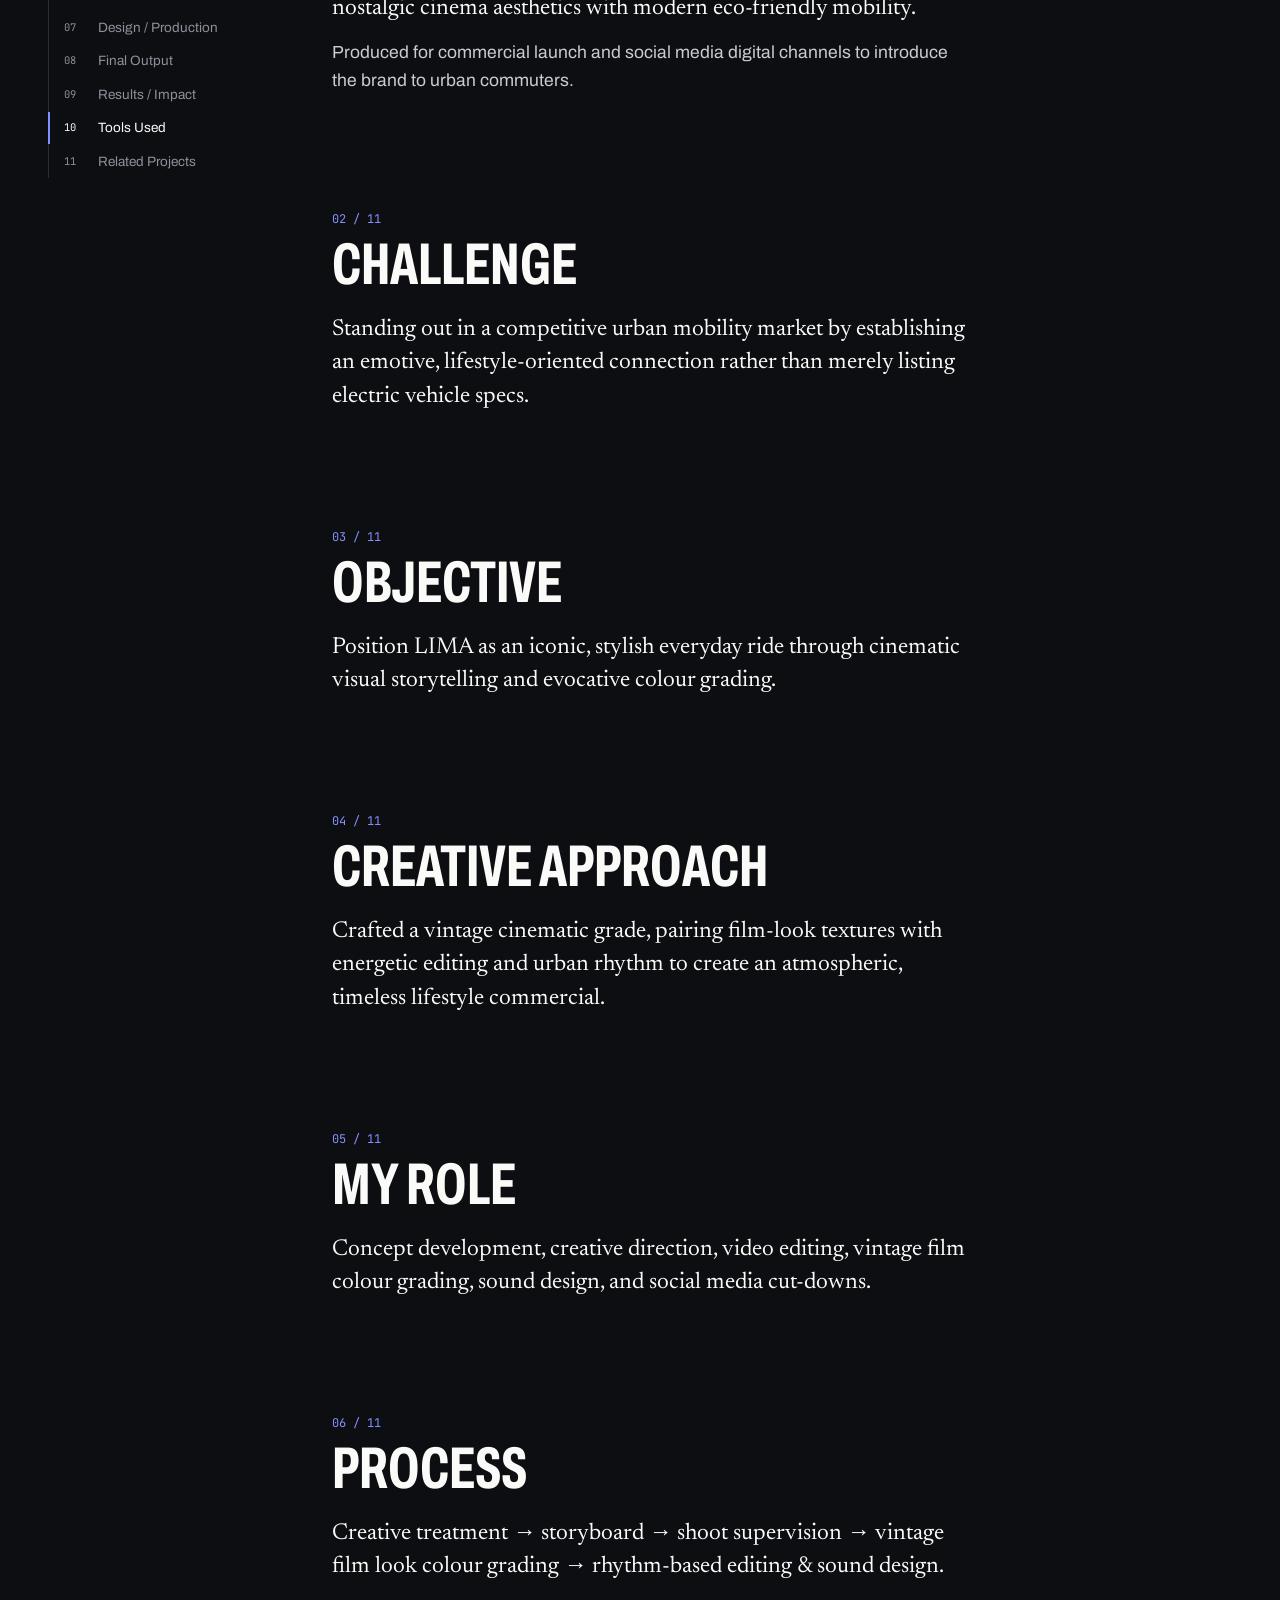
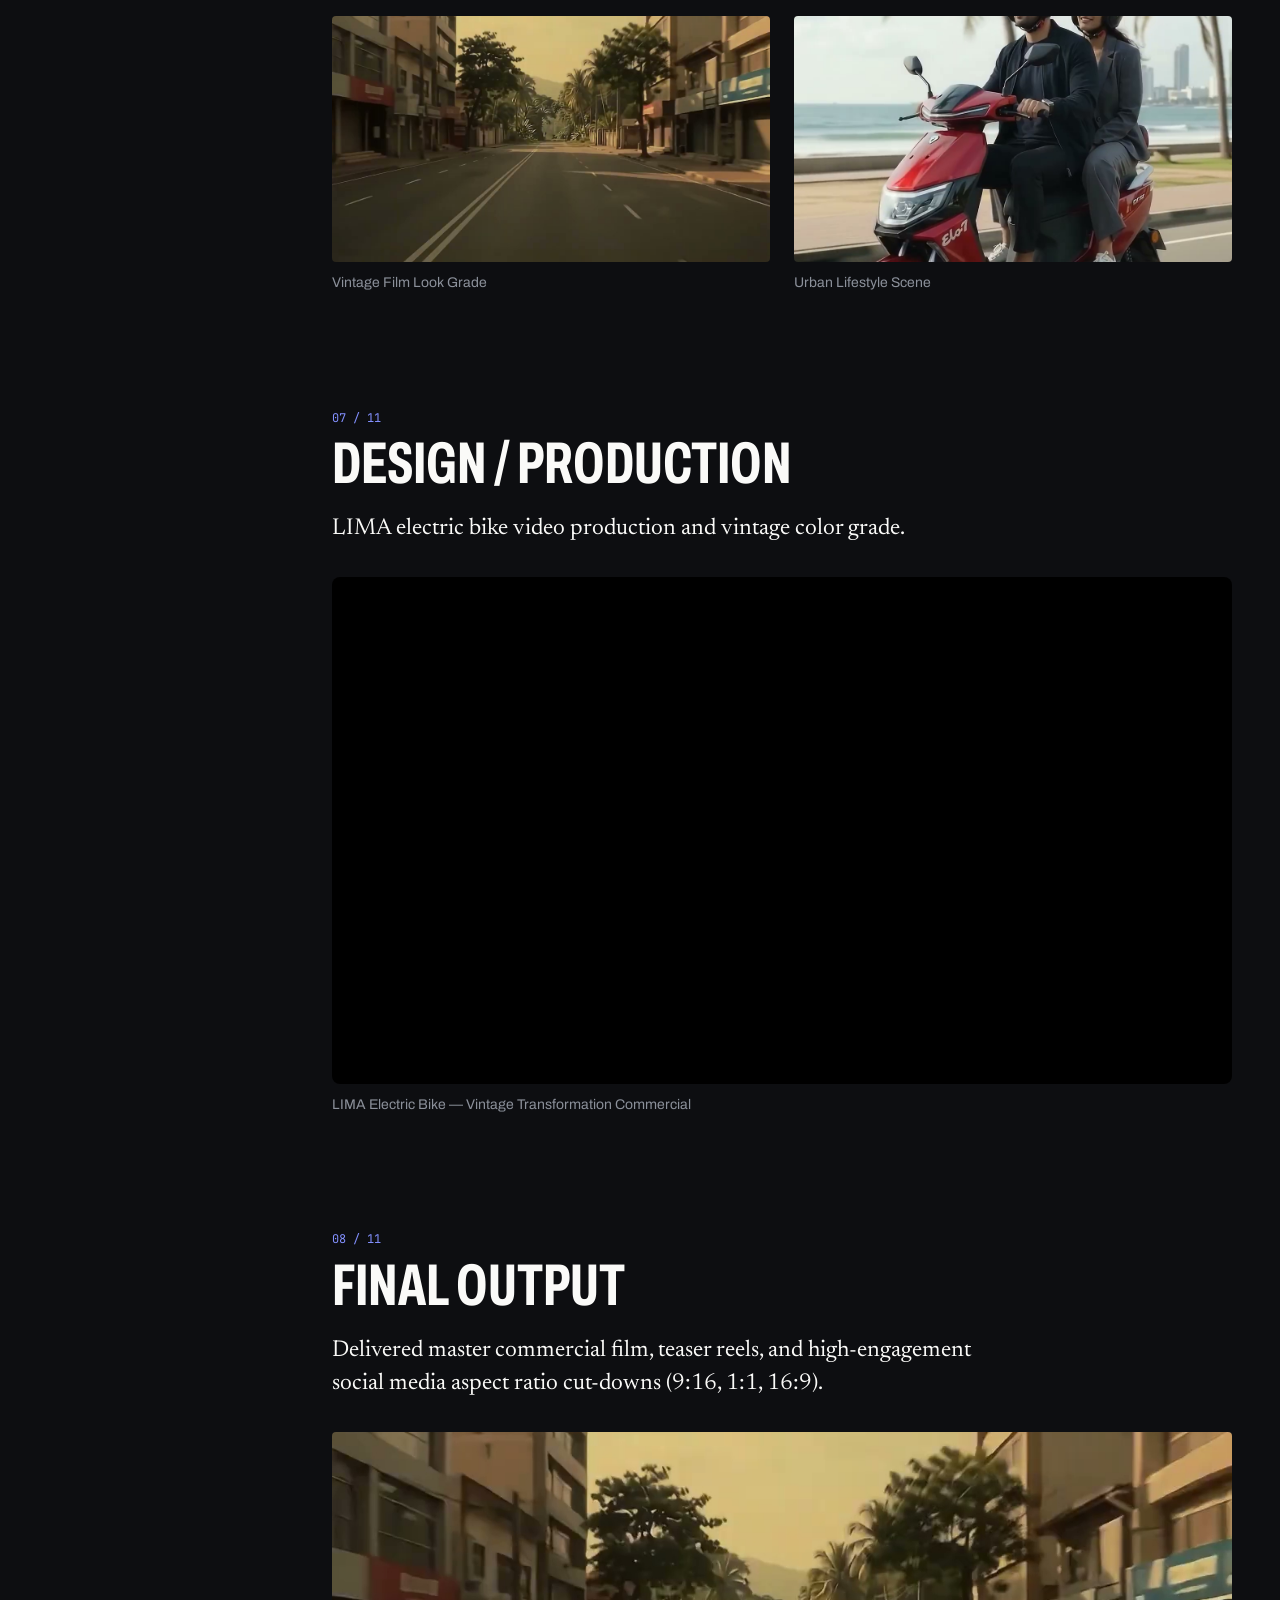
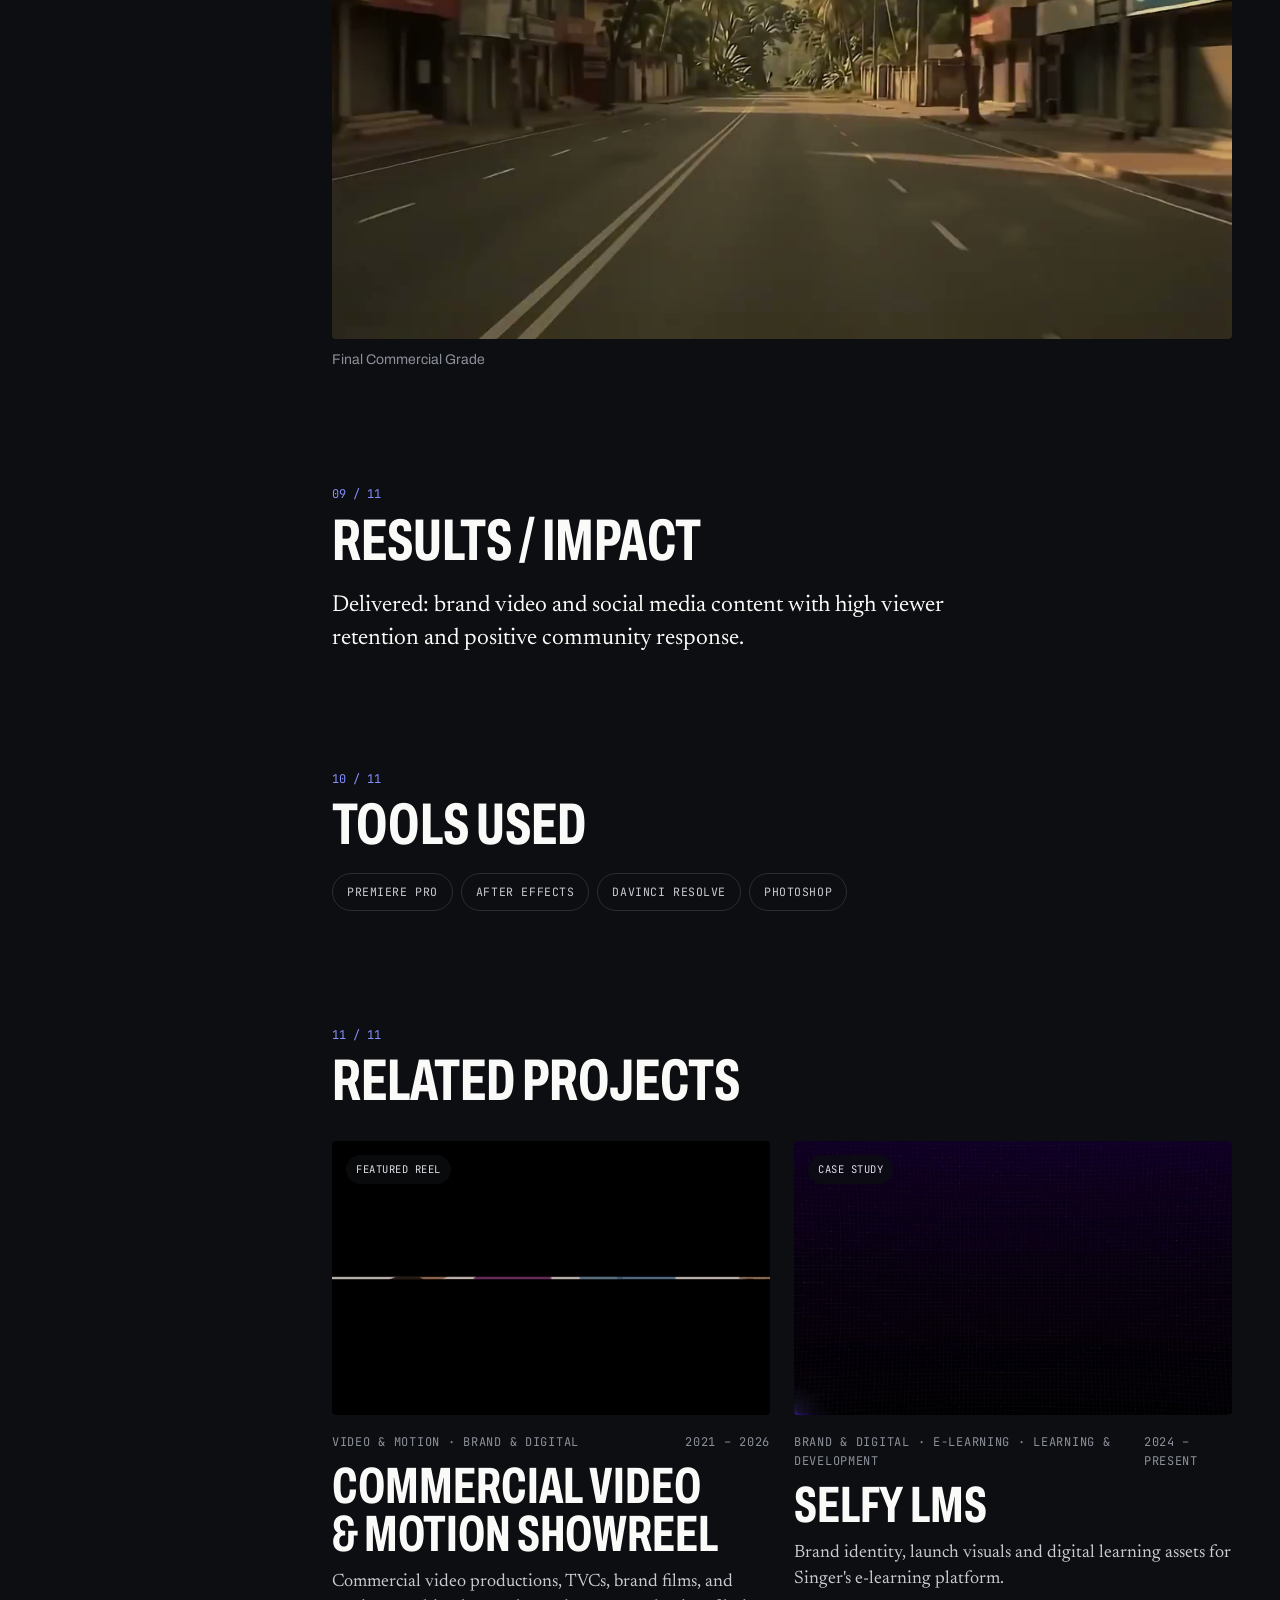
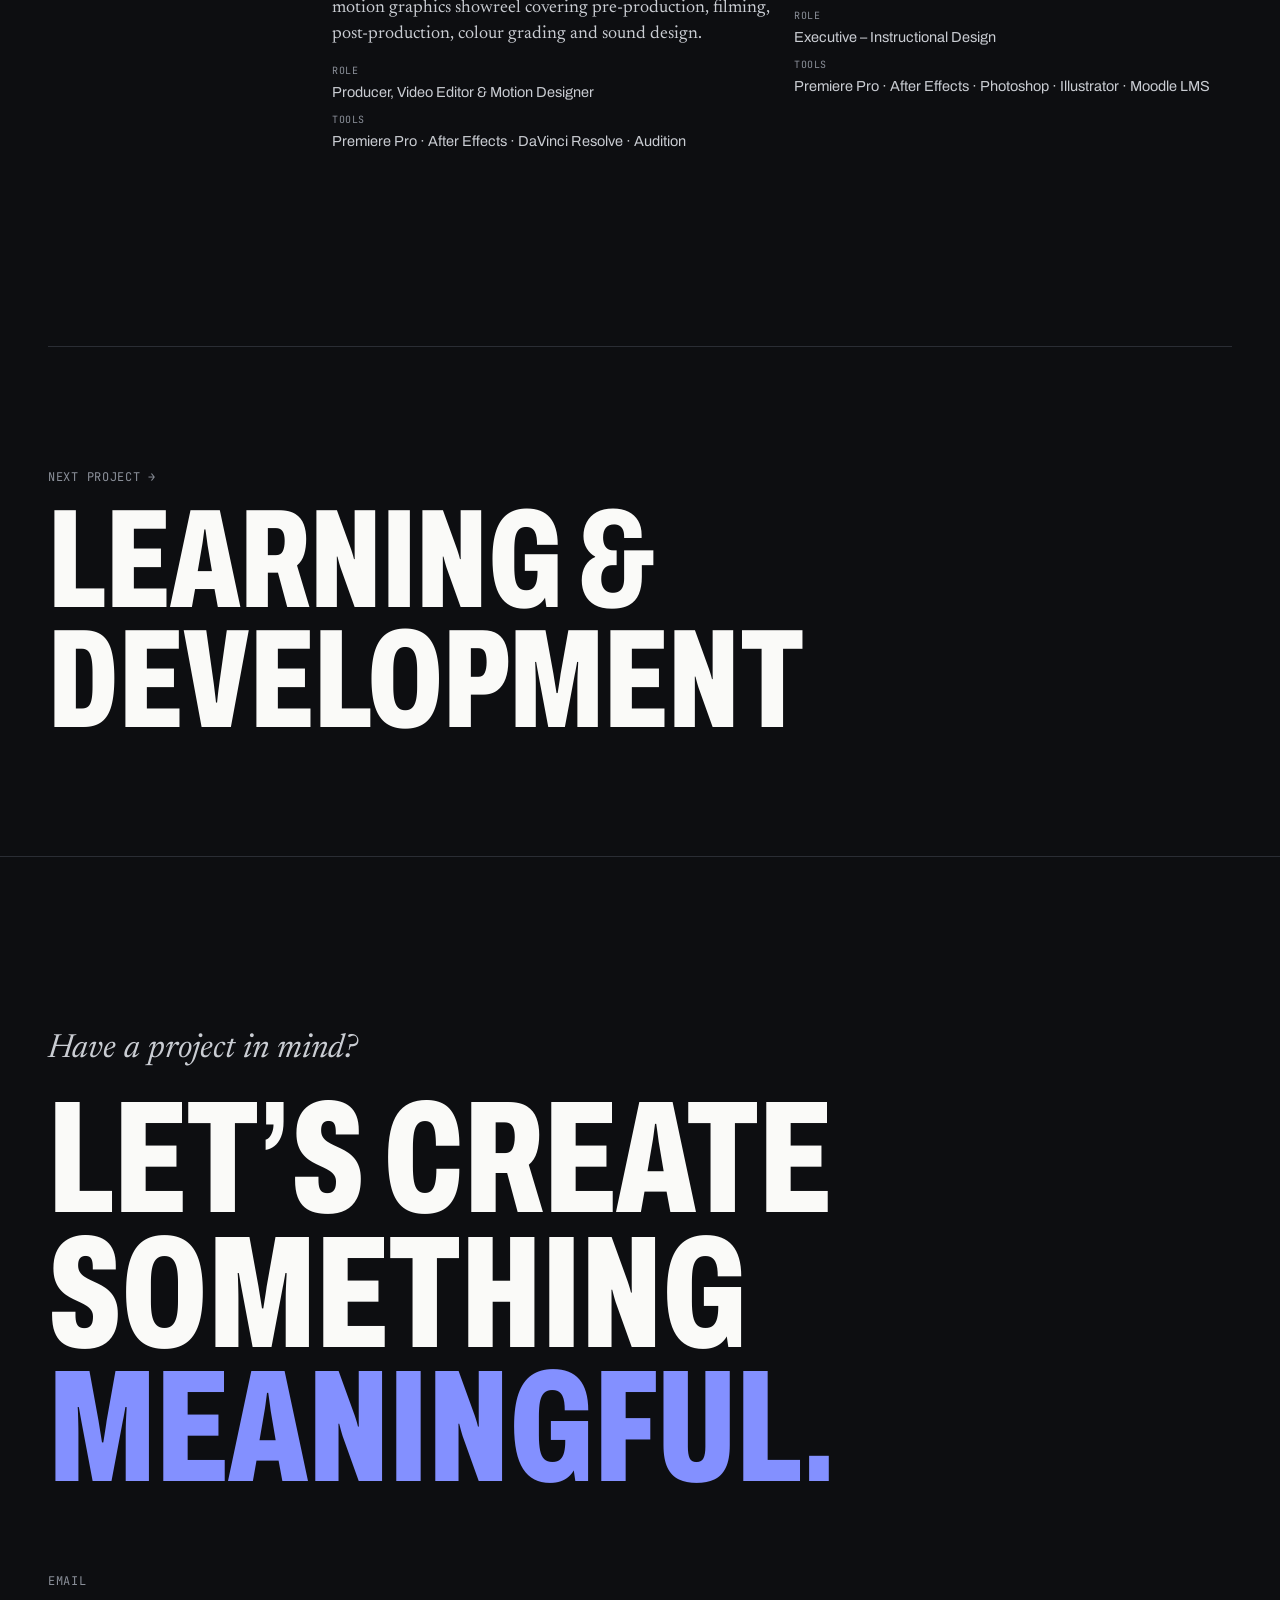
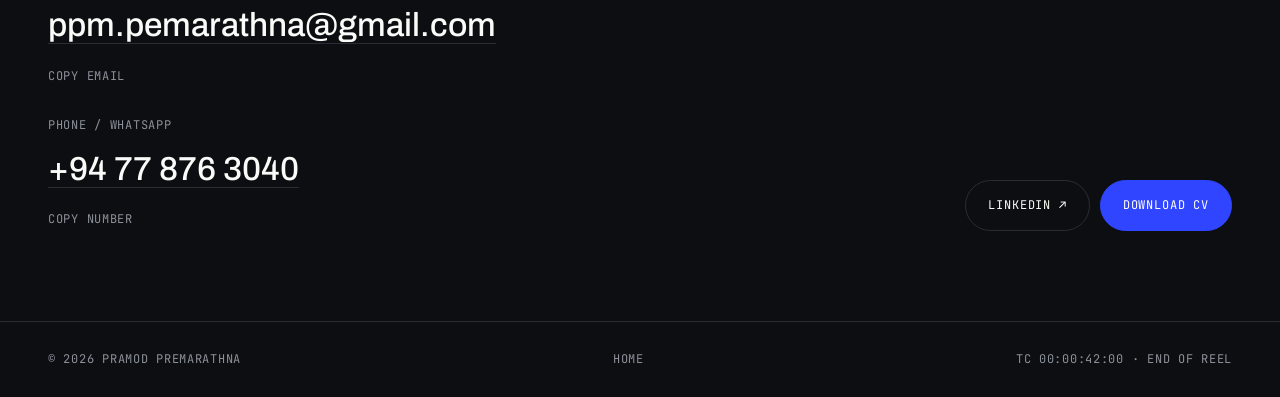
<file: projects/lima-electric-bike/index.html>
<!doctype html>
<html lang="en">
<head>
  <meta charset="utf-8">
  <meta name="viewport" content="width=device-width, initial-scale=1, viewport-fit=cover">

  <!-- ============ EDIT: page title, description and link for this project ============ -->
  <title>LIMA Electric Bike | Pramod Premarathna</title>
  <meta name="description" content="Brand video concept, production, edit and social media content for the LIMA electric bike.">
  <link rel="canonical" href="https://www.yourdomain.com/projects/lima-electric-bike/">
  <meta name="theme-color" content="#0D0E11">
  <meta property="og:type" content="article">
  <meta property="og:title" content="LIMA Electric Bike | Pramod Premarathna">
  <meta property="og:description" content="Brand video concept, production, edit and social media content for the LIMA electric bike.">
  <meta property="og:url" content="https://www.yourdomain.com/projects/lima-electric-bike/">
  <meta property="og:image" content="https://www.yourdomain.com/images/og-image.jpg">
  <meta name="twitter:card" content="summary_large_image">
  <link rel="icon" href="../../images/favicon.svg" type="image/svg+xml">

  <link rel="preconnect" href="https://fonts.googleapis.com">
  <link rel="preconnect" href="https://fonts.gstatic.com" crossorigin>
  <link rel="stylesheet" href="https://fonts.googleapis.com/css2?family=Archivo:wdth,wght@62..125,400..800&family=Newsreader:ital,opsz,wght@0,6..72,400;1,6..72,400&family=JetBrains+Mono:wght@400&display=swap">
  <link rel="stylesheet" href="../../css/tokens.css">
  <link rel="stylesheet" href="../../css/main.css">
</head>

<body data-base="../../">
  <a class="skip-link" href="#case">Skip to content</a>

  <header class="nav">
    <div class="wrap nav__inner">
      <a class="nav__logo" href="../../" aria-label="Pramod, home">PRAMOD</a>
      <nav aria-label="Main">
        <ul class="nav__links">
          <li><a href="../../#work" aria-current="true">Work</a></li>
          <li><a href="../../#about">About</a></li>
          <li><a href="../../#skills">Skills</a></li>
          <li><a href="../../#experience">Experience</a></li>
          <li><a href="../../#contact">Contact</a></li>
        </ul>
      </nav>
      <a class="btn nav__cta" data-site="cv" href="../../cv/Pramod-Premarathna-CV.pdf" target="_blank" rel="noopener">Download CV</a>
      <button class="nav__toggle" type="button" aria-expanded="false" aria-controls="menu">Menu</button>
    </div>
    <div class="nav__progress" aria-hidden="true"><i></i></div>
  </header>

  <div class="menu" id="menu" hidden>
    <div class="menu__top"><span class="nav__logo">PRAMOD</span><button class="nav__toggle" style="display:block" type="button" data-close>Close</button></div>
    <ul class="menu__links">
      <li><a href="../../#work">Work</a></li>
      <li><a href="../../#about">About</a></li>
      <li><a href="../../#skills">Skills</a></li>
      <li><a href="../../#experience">Experience</a></li>
      <li><a href="../../#contact">Contact</a></li>
    </ul>
    <a class="btn btn--primary" data-site="cv" href="../../cv/Pramod-Premarathna-CV.pdf" target="_blank" rel="noopener">Download CV</a>
  </div>

  <!-- ============ EDIT: data-project must match the project's id in js/projects.js ============ -->
  <main id="case" data-project="lima-electric-bike">
    <noscript><div class="wrap case-hero"><h1 class="case-hero__title">LIMA Electric Bike</h1><p class="case-hero__sub">Turn on JavaScript to view this case study.</p></div></noscript>
  </main>

  <section class="contact" aria-labelledby="contact-title">
    <div class="wrap">
      <p class="contact__kicker">Have a project in mind?</p>
      <h2 class="contact__title" id="contact-title">Let’s create something <span>meaningful.</span></h2>
      <div class="contact__row">
        <div class="contact__channels">
          <div class="contact__channel">
            <p class="mono muted">Email</p>
            <a data-site="email" href="#">email</a><br>
            <button class="copy mono" type="button" data-copy-email><span>Copy email</span></button>
          </div>
          <div class="contact__channel">
            <p class="mono muted">Phone / WhatsApp</p>
            <a data-site="phone" href="#">phone</a><br>
            <button class="copy mono" type="button" data-copy-phone><span>Copy number</span></button>
          </div>
        </div>
        <div class="contact__links">
          <a class="btn magnetic" data-site="linkedin" href="#" target="_blank" rel="noopener">LinkedIn ↗</a>
          <a class="btn btn--primary magnetic" data-site="cv" href="../../cv/Pramod-Premarathna-CV.pdf" target="_blank" rel="noopener">Download CV</a>
        </div>
      </div>
    </div>
  </section>

  <footer class="footer">
    <div class="wrap mono">
      <span>© <span data-year>2026</span> Pramod Premarathna</span>
      <a href="../../">Home</a>
      <span>TC 00:00:42:00 · End of reel</span>
    </div>
  </footer>

  <script src="../../js/projects.js"></script>
  <script src="../../js/site.js"></script>
  <script src="../../js/case.js"></script>
  <script src="../../js/lightbox.js" defer></script>
</body>
</html>
</file>
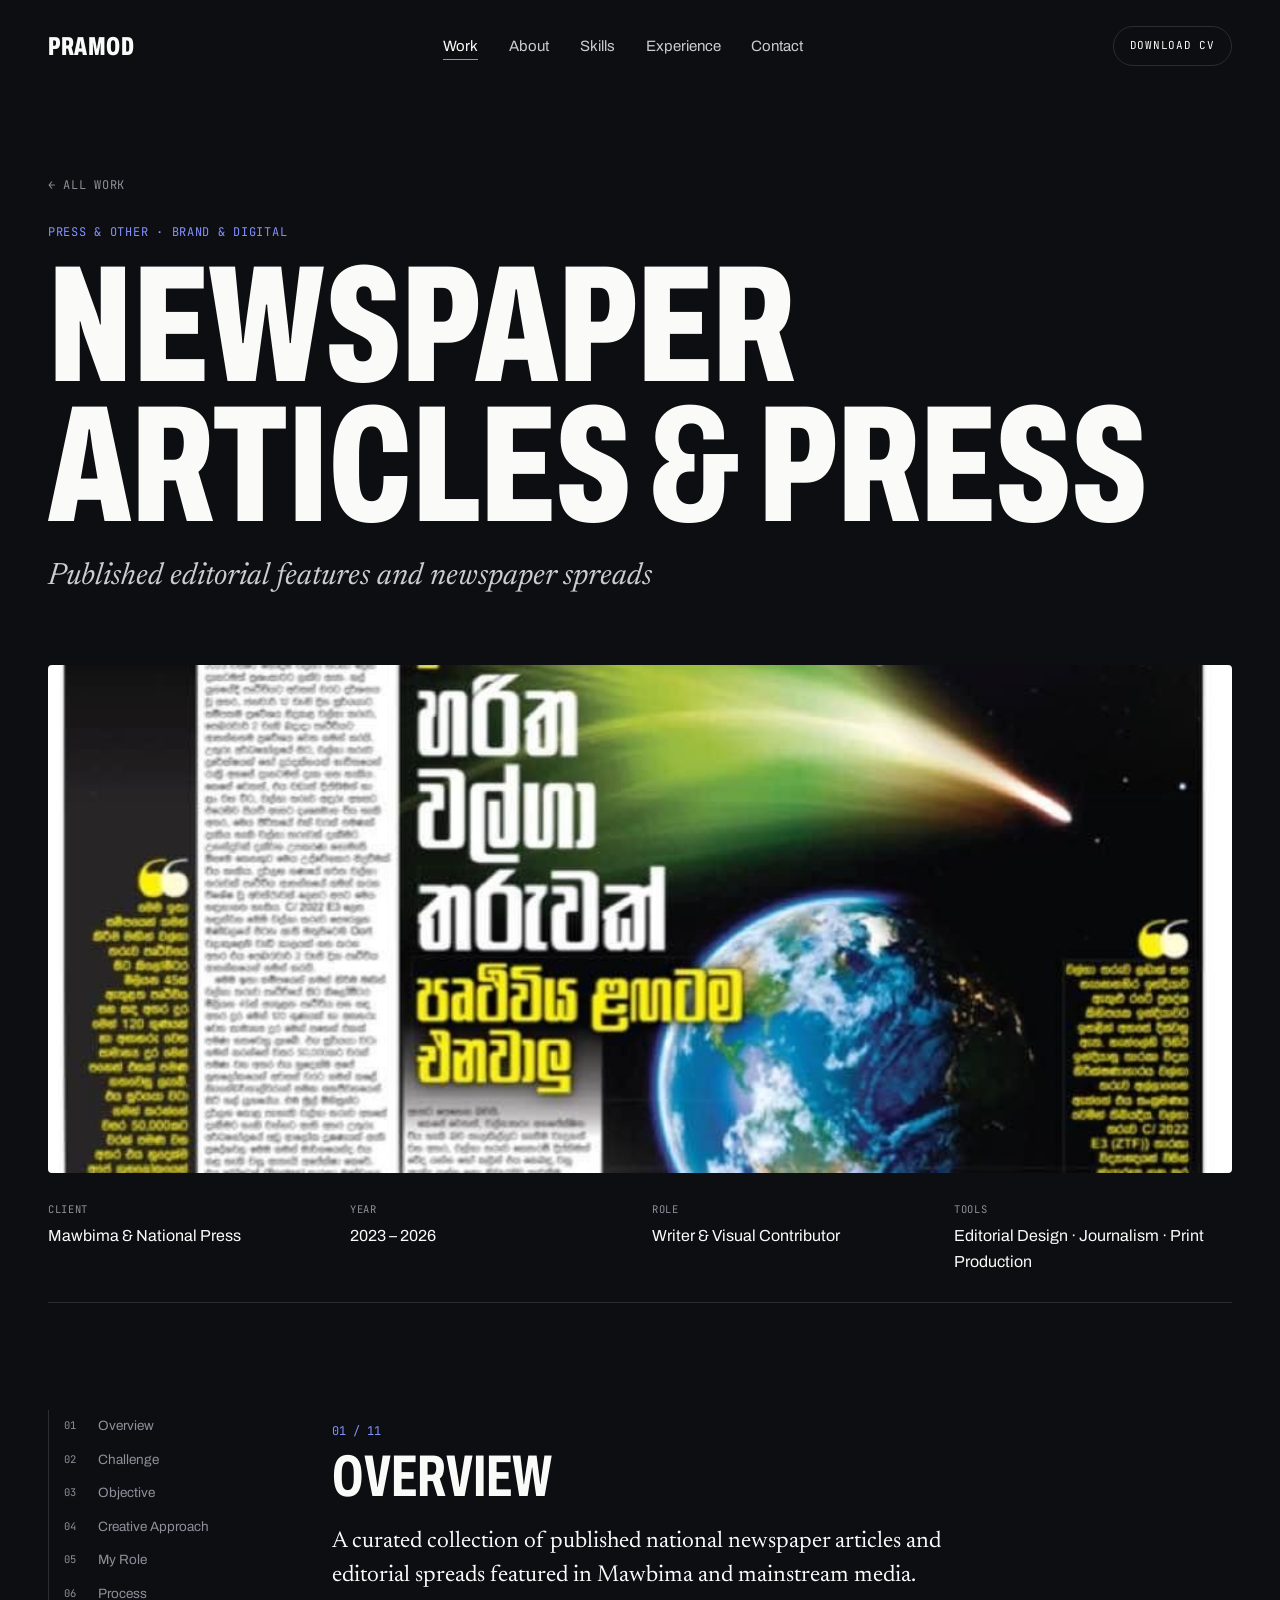
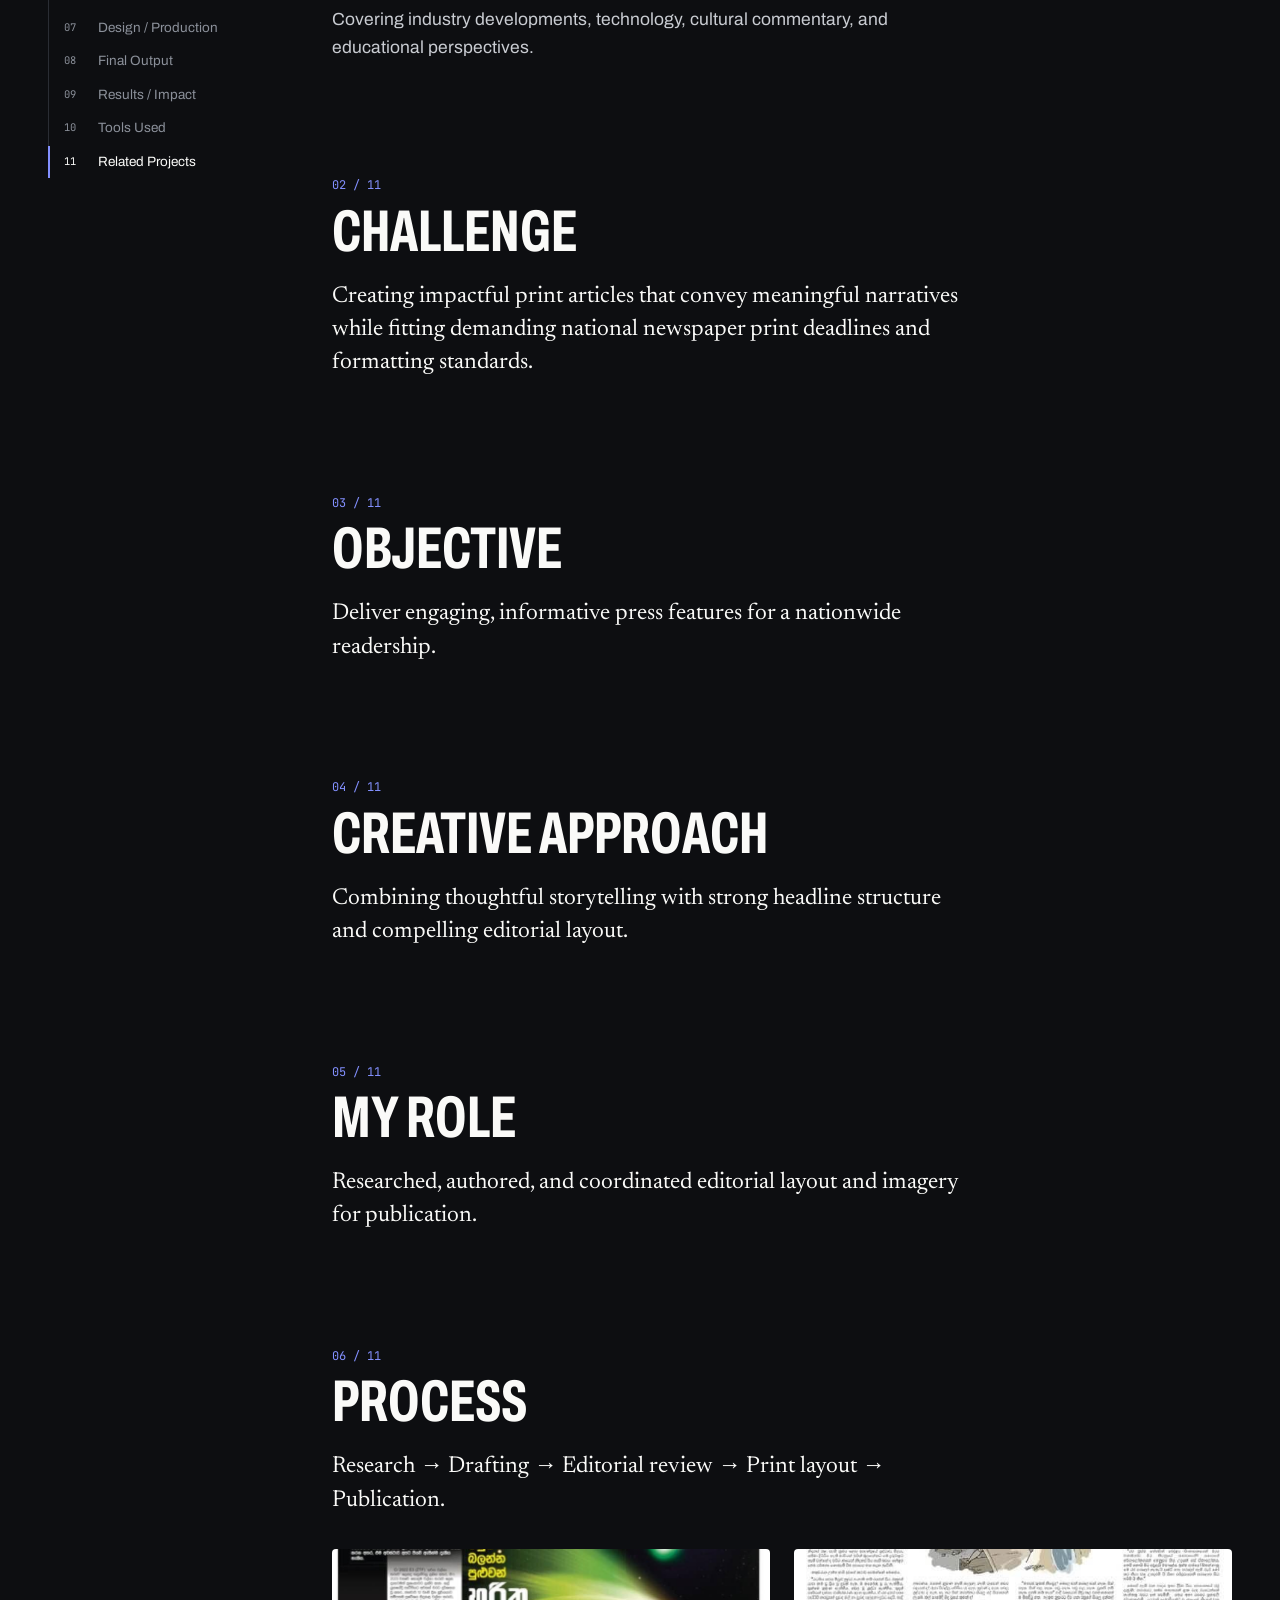
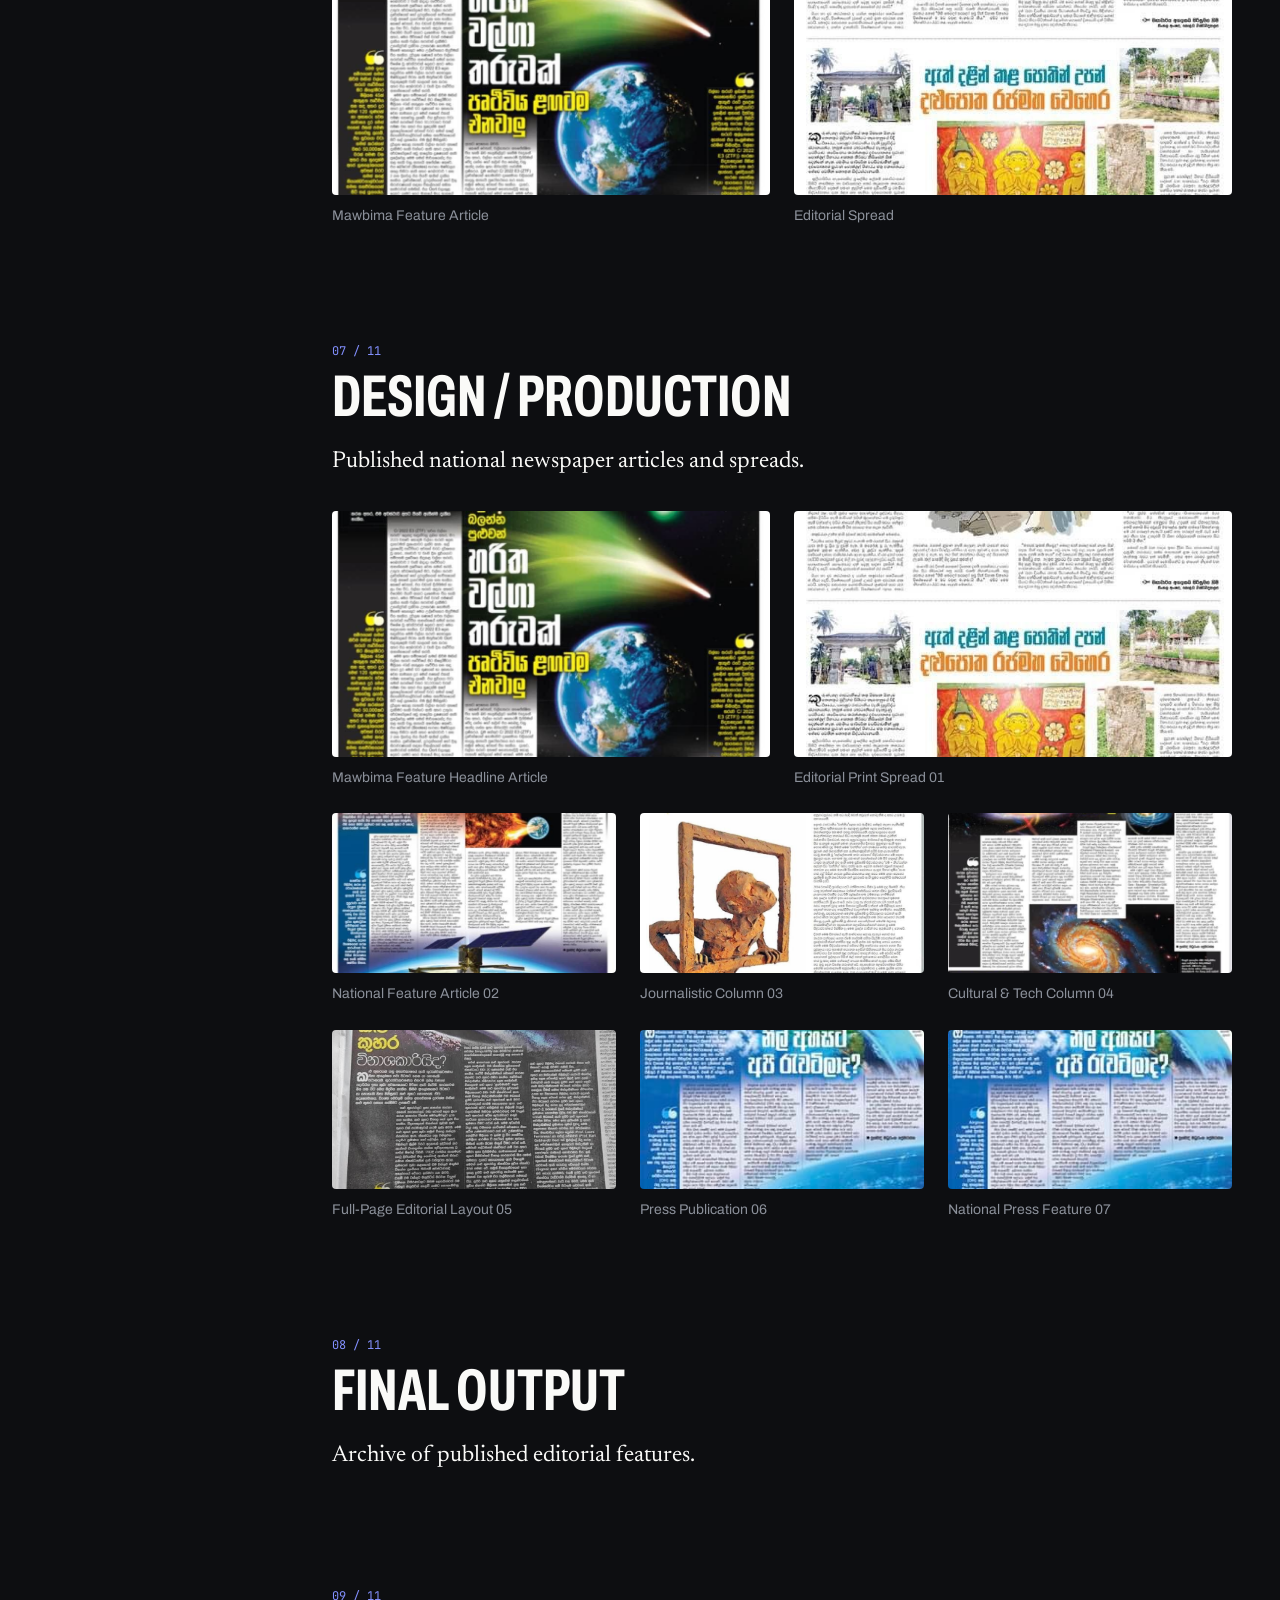
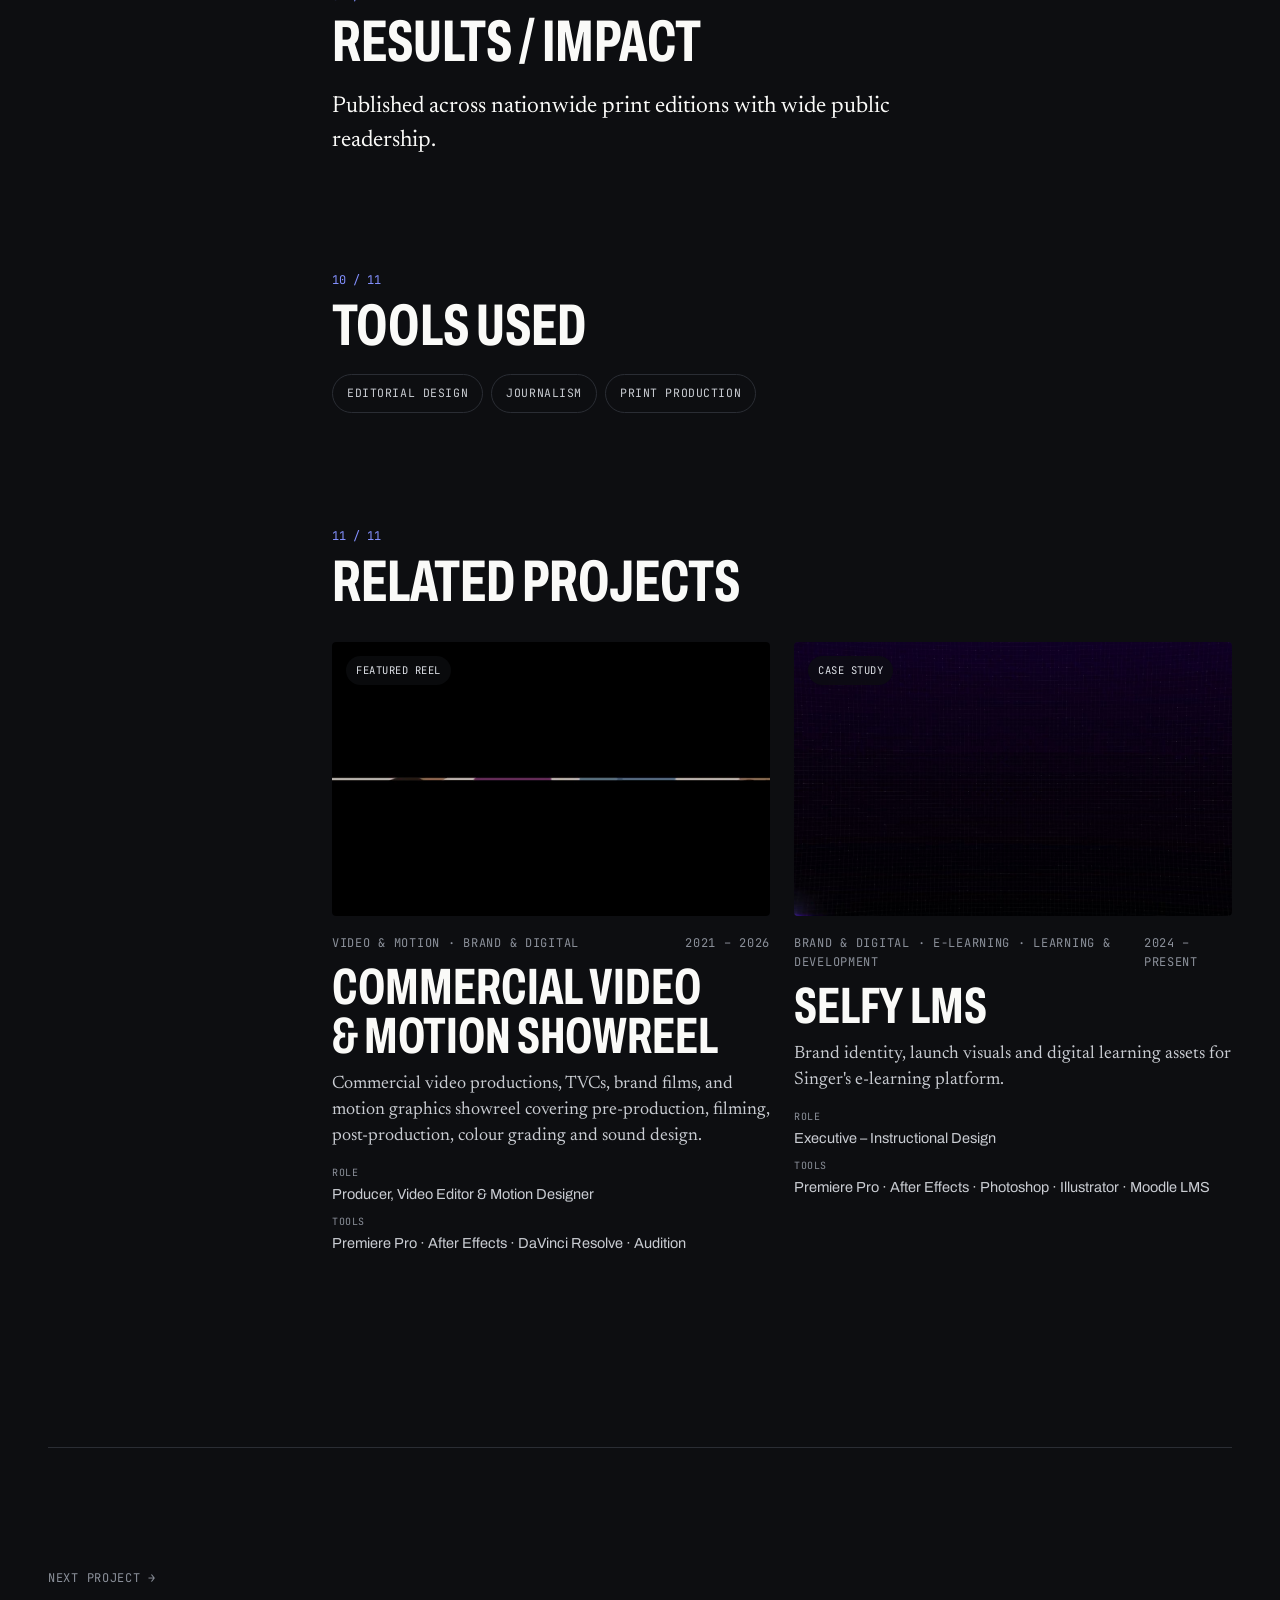
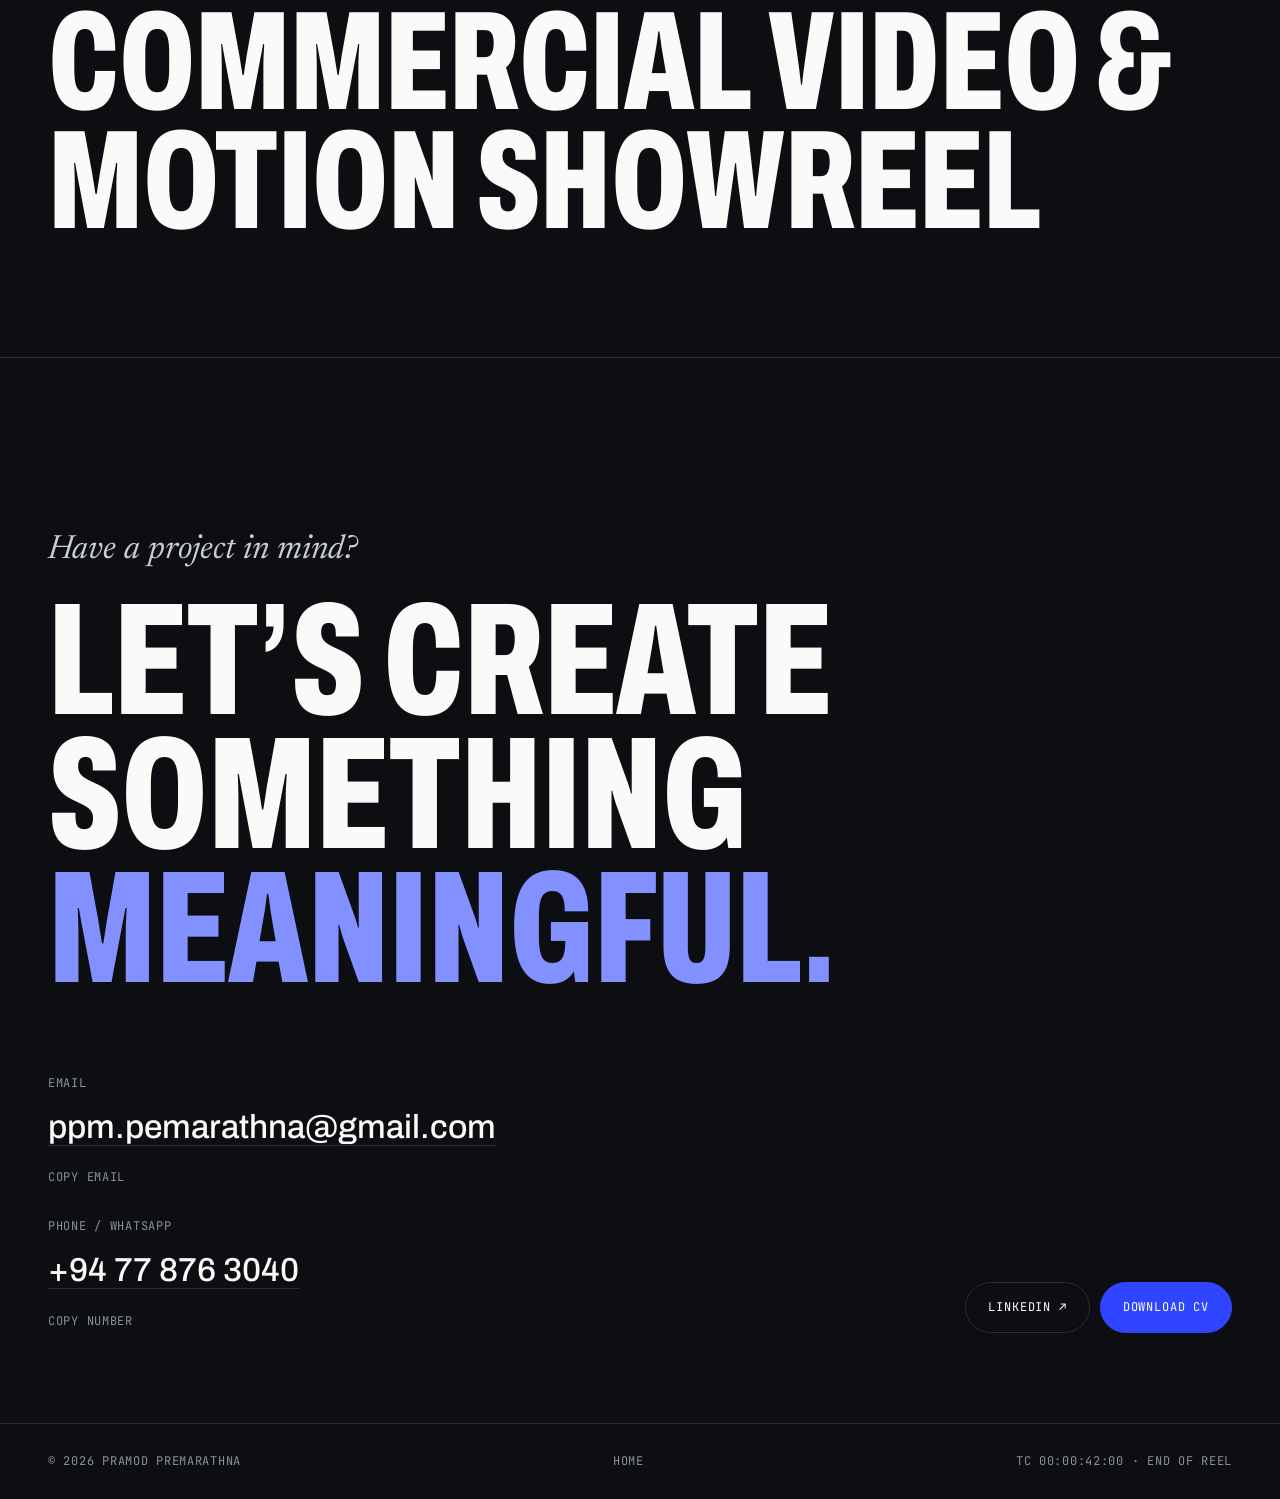
<file: projects/newspaper-articles/index.html>
<!doctype html>
<html lang="en">
<head>
  <meta charset="utf-8">
  <meta name="viewport" content="width=device-width, initial-scale=1, viewport-fit=cover">

  <!-- ============ EDIT: page title, description and link for this project ============ -->
  <title>Newspaper Articles & Press Features | Pramod Premarathna</title>
  <meta name="description" content="Published editorial features and newspaper articles by Pramod Premarathna.">
  <link rel="canonical" href="https://ppmpremarathna-lab.github.io/Pramod-Premarathna/projects/newspaper-articles/">
  <meta name="theme-color" content="#0D0E11">
  <meta property="og:type" content="article">
  <meta property="og:title" content="Newspaper Articles & Press Features | Pramod Premarathna">
  <meta property="og:description" content="Published editorial features and newspaper articles by Pramod Premarathna.">
  <meta property="og:url" content="https://ppmpremarathna-lab.github.io/Pramod-Premarathna/projects/newspaper-articles/">
  <meta property="og:image" content="../../images/projects/newspaper-articles/cover.jpg">
  <meta name="twitter:card" content="summary_large_image">
  <link rel="icon" href="../../images/favicon.svg" type="image/svg+xml">

  <link rel="preconnect" href="https://fonts.googleapis.com">
  <link rel="preconnect" href="https://fonts.gstatic.com" crossorigin>
  <link rel="stylesheet" href="https://fonts.googleapis.com/css2?family=Archivo:wdth,wght@62..125,400..800&family=Newsreader:ital,opsz,wght@0,6..72,400;1,6..72,400&family=JetBrains+Mono:wght@400&display=swap">
  <link rel="stylesheet" href="../../css/tokens.css">
  <link rel="stylesheet" href="../../css/main.css">
</head>

<body data-base="../../">
  <a class="skip-link" href="#case">Skip to content</a>

  <header class="nav">
    <div class="wrap nav__inner">
      <a class="nav__logo" href="../../" aria-label="Pramod, home">PRAMOD</a>
      <nav aria-label="Main">
        <ul class="nav__links">
          <li><a href="../../#work" aria-current="true">Work</a></li>
          <li><a href="../../#about">About</a></li>
          <li><a href="../../#skills">Skills</a></li>
          <li><a href="../../#experience">Experience</a></li>
          <li><a href="../../#contact">Contact</a></li>
        </ul>
      </nav>
      <a class="btn nav__cta" data-site="cv" href="../../cv/Pramod-Premarathna-CV.pdf" target="_blank" rel="noopener">Download CV</a>
      <button class="nav__toggle" type="button" aria-expanded="false" aria-controls="menu">Menu</button>
    </div>
    <div class="nav__progress" aria-hidden="true"><i></i></div>
  </header>

  <div class="menu" id="menu" hidden>
    <div class="menu__top"><span class="nav__logo">PRAMOD</span><button class="nav__toggle" style="display:block" type="button" data-close>Close</button></div>
    <ul class="menu__links">
      <li><a href="../../#work">Work</a></li>
      <li><a href="../../#about">About</a></li>
      <li><a href="../../#skills">Skills</a></li>
      <li><a href="../../#experience">Experience</a></li>
      <li><a href="../../#contact">Contact</a></li>
    </ul>
    <a class="btn btn--primary" data-site="cv" href="../../cv/Pramod-Premarathna-CV.pdf" target="_blank" rel="noopener">Download CV</a>
  </div>

  <!-- ============ EDIT: data-project must match the project's id in js/projects.js ============ -->
  <main id="case" data-project="newspaper-articles">
    <noscript><div class="wrap case-hero"><h1 class="case-hero__title">Newspaper Articles</h1><p class="case-hero__sub">Turn on JavaScript to view this case study.</p></div></noscript>
  </main>

  <section class="contact" aria-labelledby="contact-title">
    <div class="wrap">
      <p class="contact__kicker">Have a project in mind?</p>
      <h2 class="contact__title" id="contact-title">Let’s create something <span>meaningful.</span></h2>
      <div class="contact__row">
        <div class="contact__channels">
          <div class="contact__channel">
            <p class="mono muted">Email</p>
            <a data-site="email" href="#">email</a><br>
            <button class="copy mono" type="button" data-copy-email><span>Copy email</span></button>
          </div>
          <div class="contact__channel">
            <p class="mono muted">Phone / WhatsApp</p>
            <a data-site="phone" href="#">phone</a><br>
            <button class="copy mono" type="button" data-copy-phone><span>Copy number</span></button>
          </div>
        </div>
        <div class="contact__links">
          <a class="btn magnetic" data-site="linkedin" href="#" target="_blank" rel="noopener">LinkedIn ↗</a>
          <a class="btn btn--primary magnetic" data-site="cv" href="../../cv/Pramod-Premarathna-CV.pdf" target="_blank" rel="noopener">Download CV</a>
        </div>
      </div>
    </div>
  </section>

  <footer class="footer">
    <div class="wrap mono">
      <span>© <span data-year>2026</span> Pramod Premarathna</span>
      <a href="../../">Home</a>
      <span>TC 00:00:42:00 · End of reel</span>
    </div>
  </footer>

  <script src="../../js/projects.js"></script>
  <script src="../../js/site.js"></script>
  <script src="../../js/case.js"></script>
  <script src="../../js/lightbox.js" defer></script>
</body>
</html>
</file>
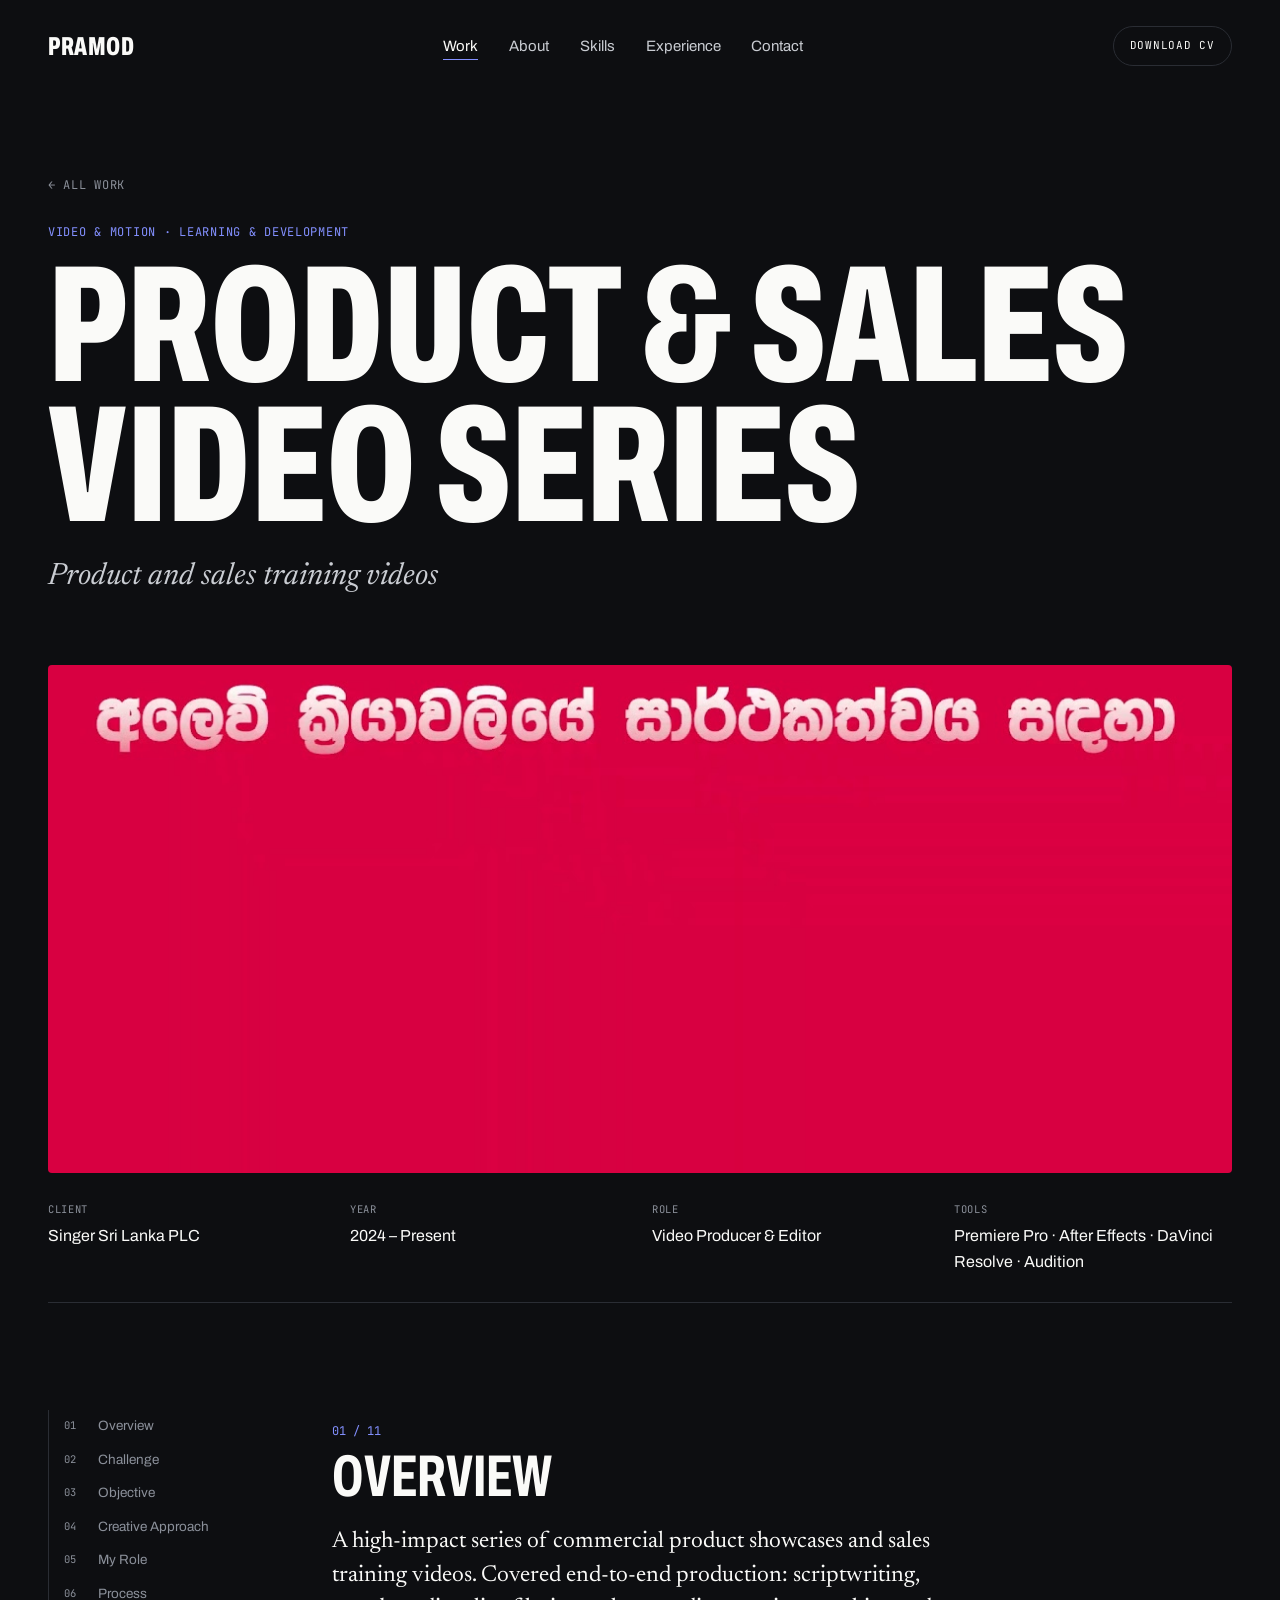
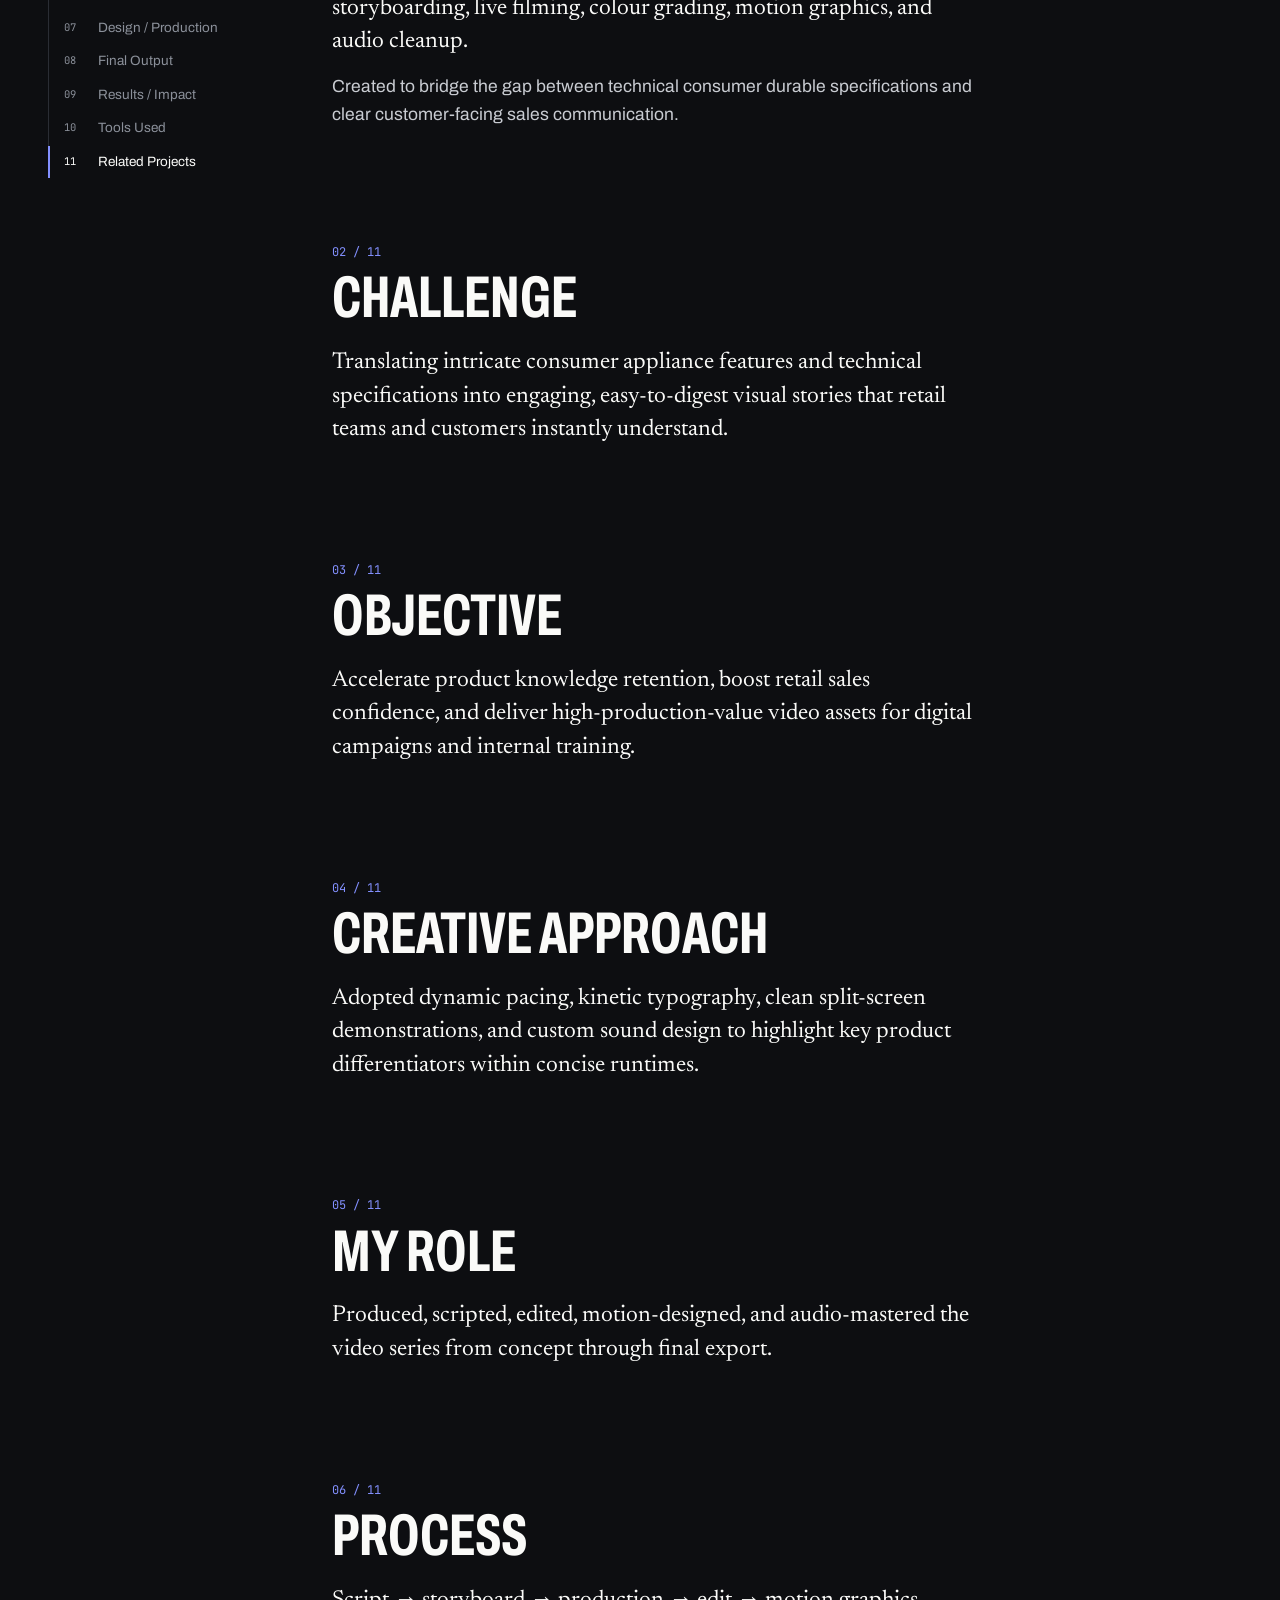
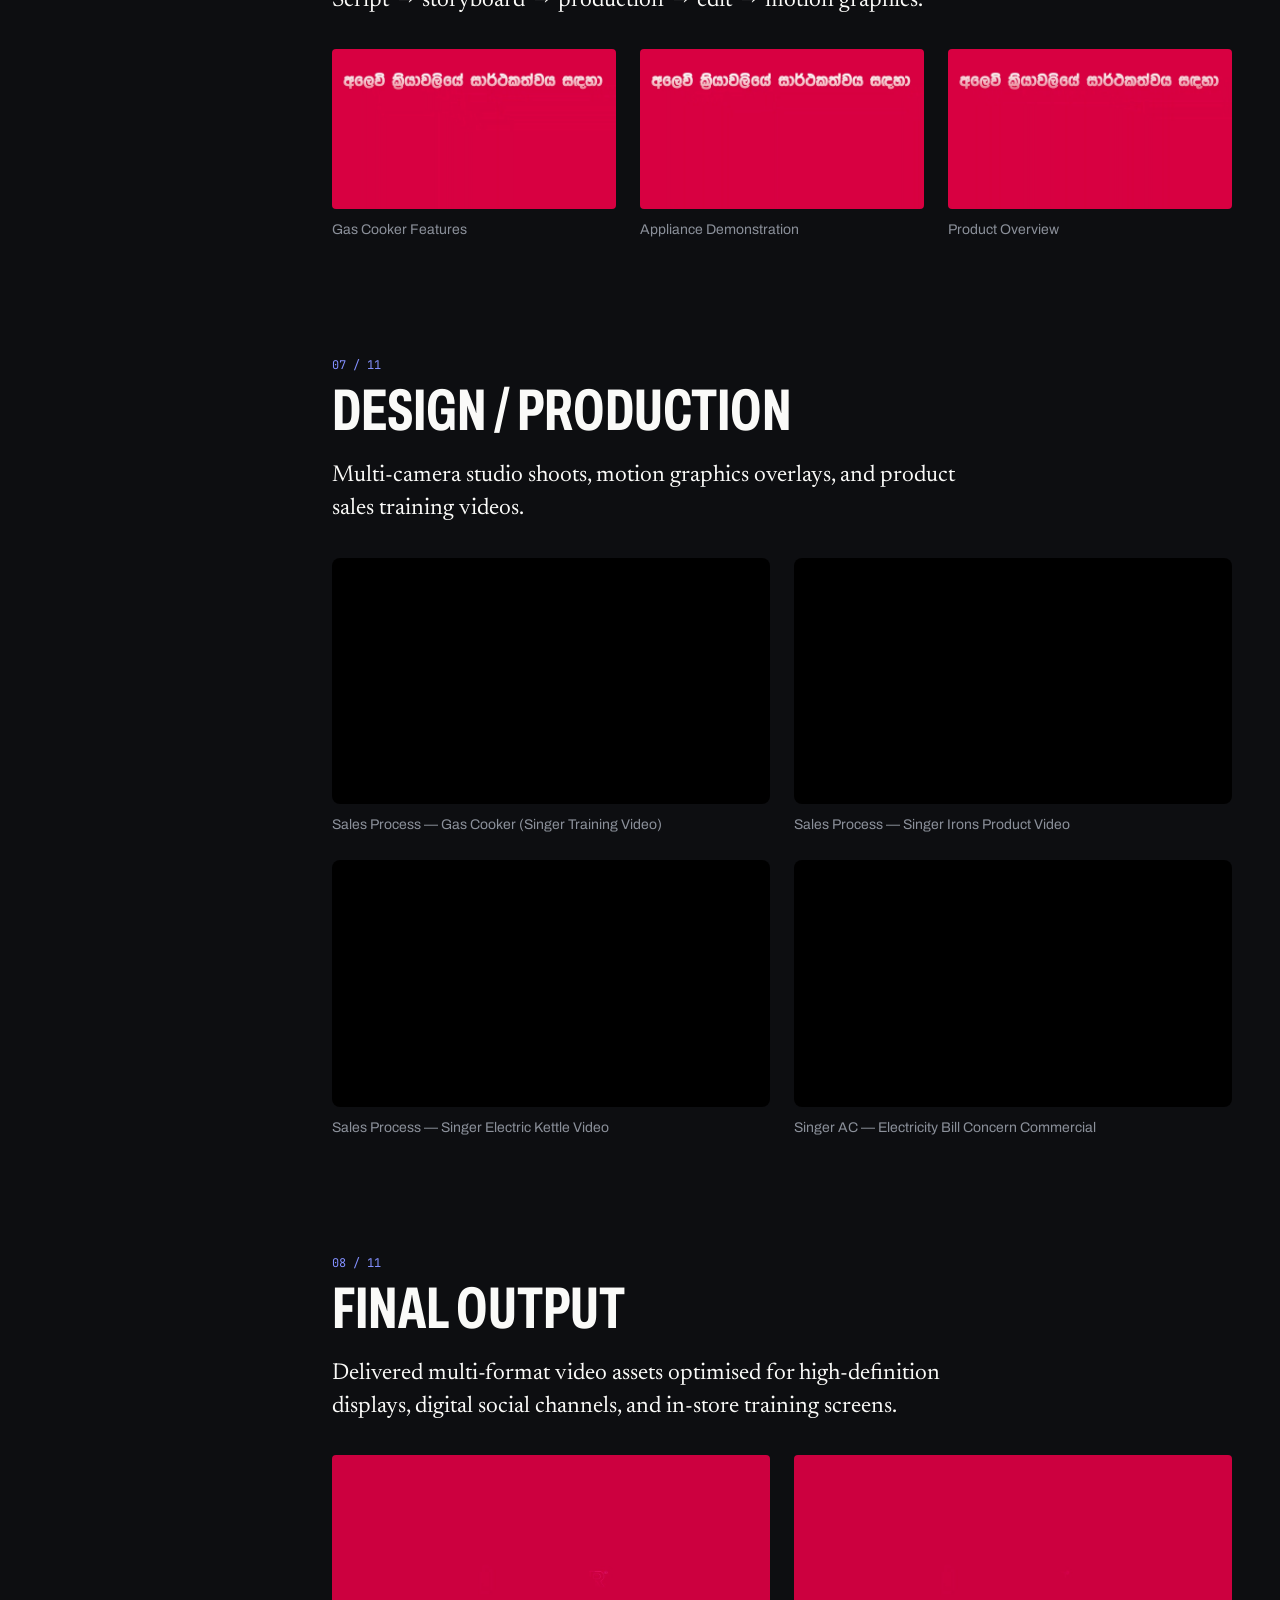
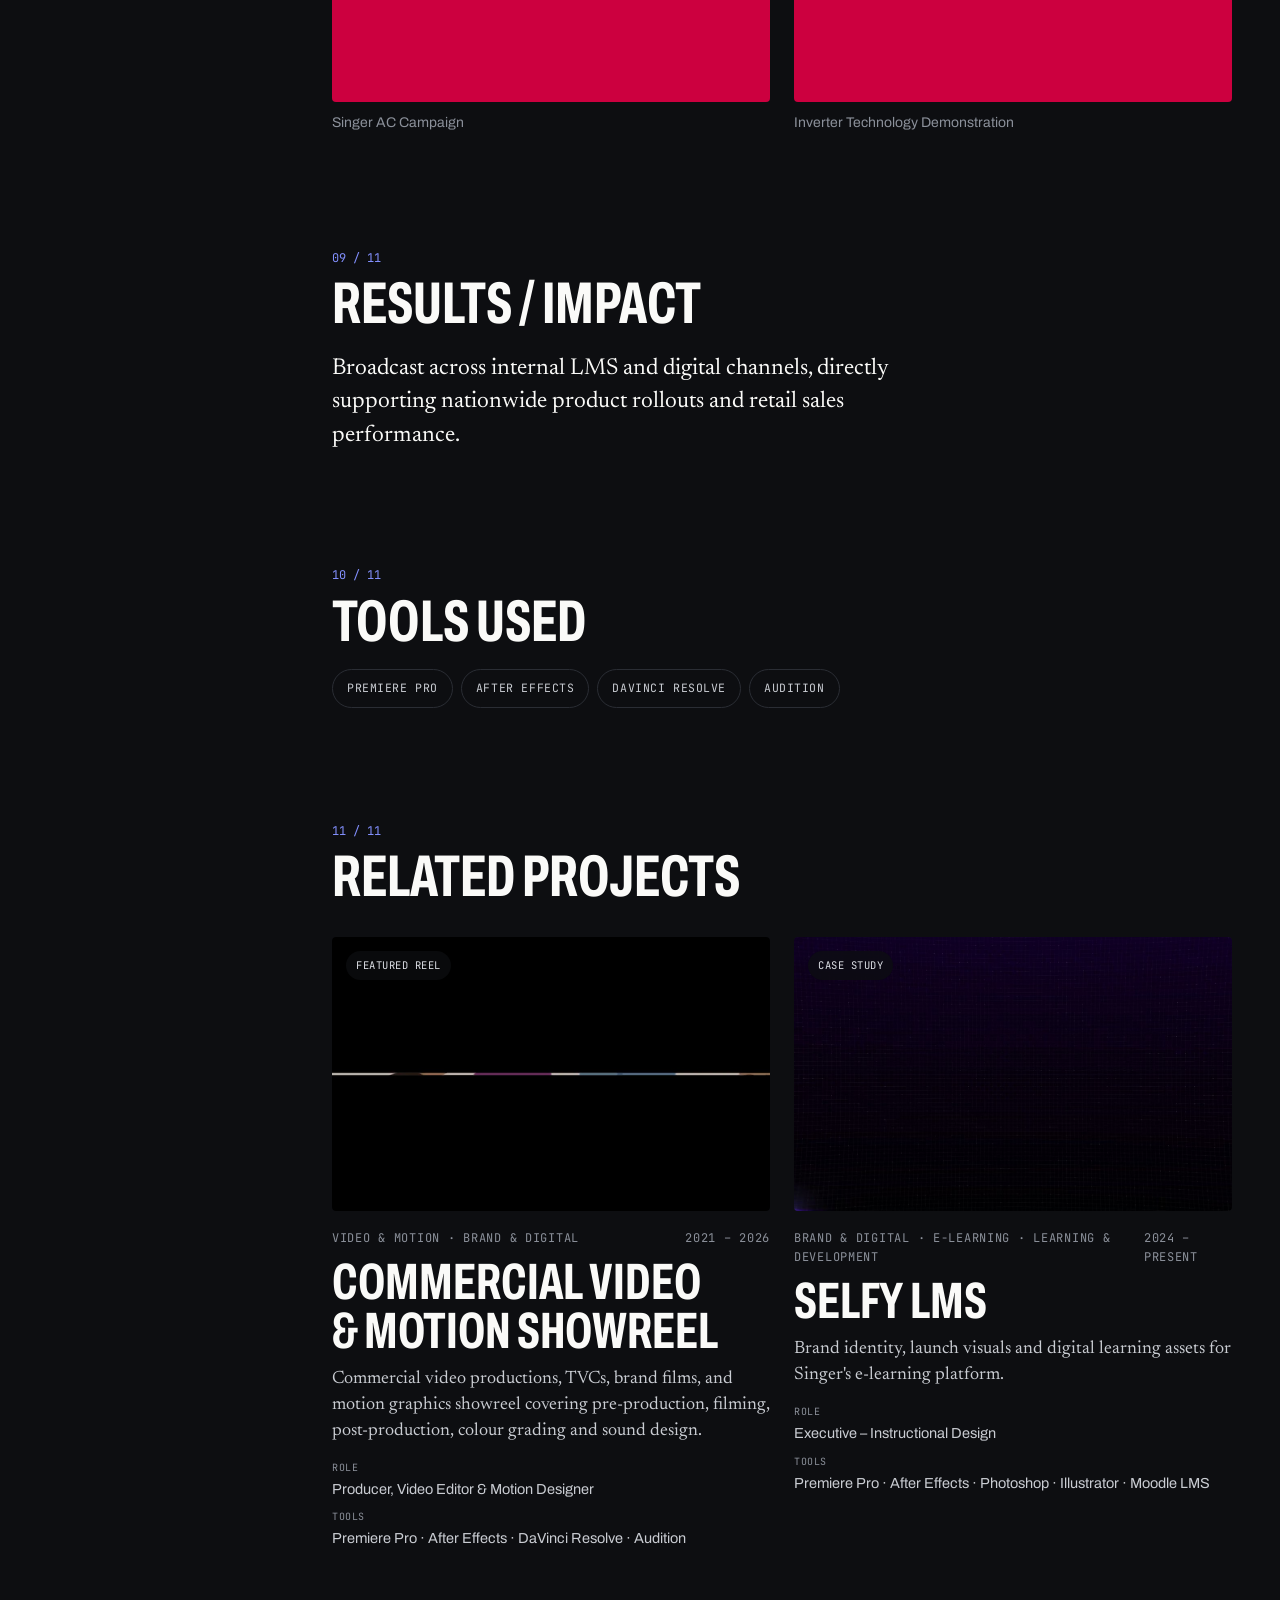
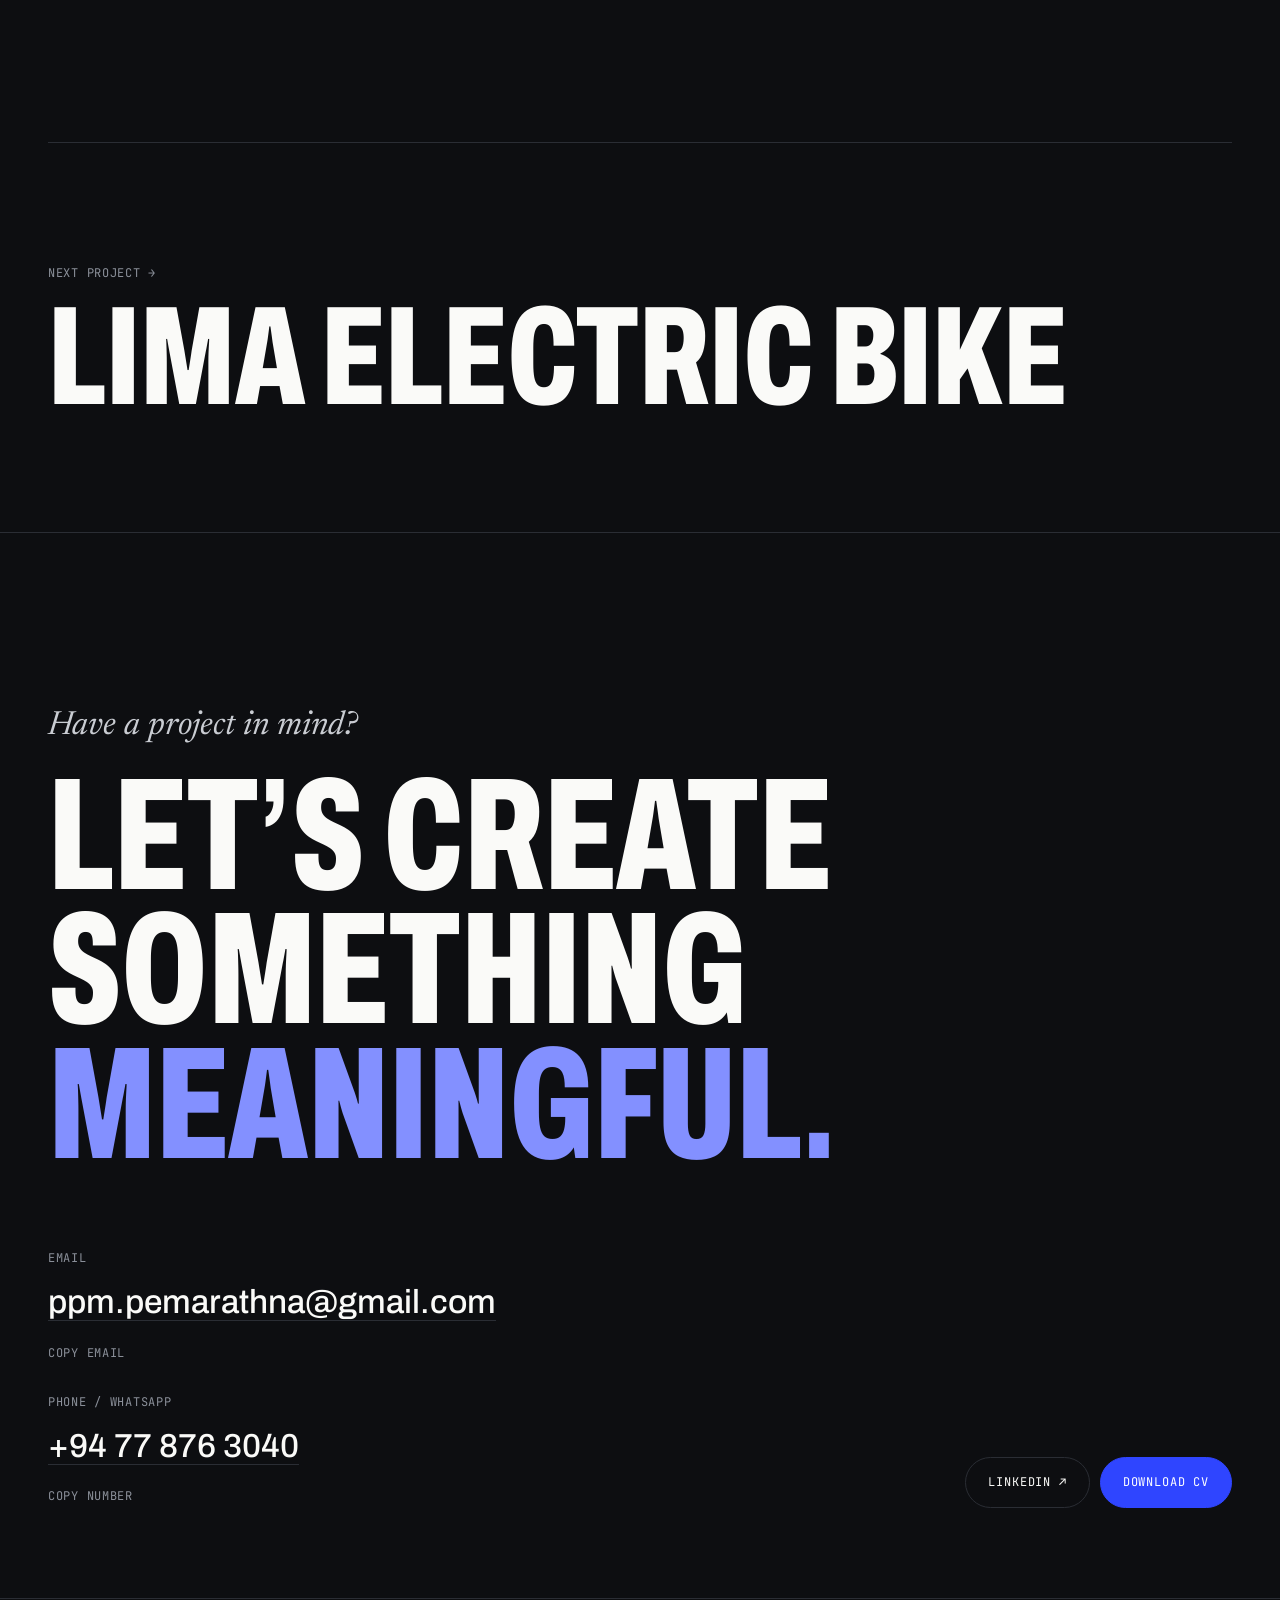
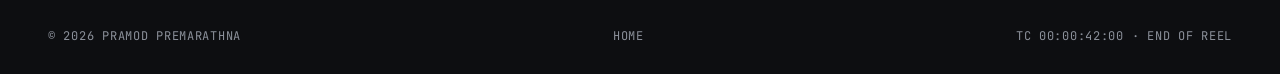
<file: projects/product-sales-videos/index.html>
<!doctype html>
<html lang="en">
<head>
  <meta charset="utf-8">
  <meta name="viewport" content="width=device-width, initial-scale=1, viewport-fit=cover">

  <!-- ============ EDIT: page title, description and link for this project ============ -->
  <title>Product &amp; Sales Video Series | Pramod Premarathna</title>
  <meta name="description" content="Product and sales training videos: script, storyboard, motion graphics and edit.">
  <link rel="canonical" href="https://www.yourdomain.com/projects/product-sales-videos/">
  <meta name="theme-color" content="#0D0E11">
  <meta property="og:type" content="article">
  <meta property="og:title" content="Product &amp; Sales Video Series | Pramod Premarathna">
  <meta property="og:description" content="Product and sales training videos: script, storyboard, motion graphics and edit.">
  <meta property="og:url" content="https://www.yourdomain.com/projects/product-sales-videos/">
  <meta property="og:image" content="https://www.yourdomain.com/images/og-image.jpg">
  <meta name="twitter:card" content="summary_large_image">
  <link rel="icon" href="../../images/favicon.svg" type="image/svg+xml">

  <link rel="preconnect" href="https://fonts.googleapis.com">
  <link rel="preconnect" href="https://fonts.gstatic.com" crossorigin>
  <link rel="stylesheet" href="https://fonts.googleapis.com/css2?family=Archivo:wdth,wght@62..125,400..800&family=Newsreader:ital,opsz,wght@0,6..72,400;1,6..72,400&family=JetBrains+Mono:wght@400&display=swap">
  <link rel="stylesheet" href="../../css/tokens.css">
  <link rel="stylesheet" href="../../css/main.css">
</head>

<body data-base="../../">
  <a class="skip-link" href="#case">Skip to content</a>

  <header class="nav">
    <div class="wrap nav__inner">
      <a class="nav__logo" href="../../" aria-label="Pramod, home">PRAMOD</a>
      <nav aria-label="Main">
        <ul class="nav__links">
          <li><a href="../../#work" aria-current="true">Work</a></li>
          <li><a href="../../#about">About</a></li>
          <li><a href="../../#skills">Skills</a></li>
          <li><a href="../../#experience">Experience</a></li>
          <li><a href="../../#contact">Contact</a></li>
        </ul>
      </nav>
      <a class="btn nav__cta" data-site="cv" href="../../cv/Pramod-Premarathna-CV.pdf" target="_blank" rel="noopener">Download CV</a>
      <button class="nav__toggle" type="button" aria-expanded="false" aria-controls="menu">Menu</button>
    </div>
    <div class="nav__progress" aria-hidden="true"><i></i></div>
  </header>

  <div class="menu" id="menu" hidden>
    <div class="menu__top"><span class="nav__logo">PRAMOD</span><button class="nav__toggle" style="display:block" type="button" data-close>Close</button></div>
    <ul class="menu__links">
      <li><a href="../../#work">Work</a></li>
      <li><a href="../../#about">About</a></li>
      <li><a href="../../#skills">Skills</a></li>
      <li><a href="../../#experience">Experience</a></li>
      <li><a href="../../#contact">Contact</a></li>
    </ul>
    <a class="btn btn--primary" data-site="cv" href="../../cv/Pramod-Premarathna-CV.pdf" target="_blank" rel="noopener">Download CV</a>
  </div>

  <!-- ============ EDIT: data-project must match the project's id in js/projects.js ============ -->
  <main id="case" data-project="product-sales-videos">
    <noscript><div class="wrap case-hero"><h1 class="case-hero__title">Product &amp; Sales Video Series</h1><p class="case-hero__sub">Turn on JavaScript to view this case study.</p></div></noscript>
  </main>

  <section class="contact" aria-labelledby="contact-title">
    <div class="wrap">
      <p class="contact__kicker">Have a project in mind?</p>
      <h2 class="contact__title" id="contact-title">Let’s create something <span>meaningful.</span></h2>
      <div class="contact__row">
        <div class="contact__channels">
          <div class="contact__channel">
            <p class="mono muted">Email</p>
            <a data-site="email" href="#">email</a><br>
            <button class="copy mono" type="button" data-copy-email><span>Copy email</span></button>
          </div>
          <div class="contact__channel">
            <p class="mono muted">Phone / WhatsApp</p>
            <a data-site="phone" href="#">phone</a><br>
            <button class="copy mono" type="button" data-copy-phone><span>Copy number</span></button>
          </div>
        </div>
        <div class="contact__links">
          <a class="btn magnetic" data-site="linkedin" href="#" target="_blank" rel="noopener">LinkedIn ↗</a>
          <a class="btn btn--primary magnetic" data-site="cv" href="../../cv/Pramod-Premarathna-CV.pdf" target="_blank" rel="noopener">Download CV</a>
        </div>
      </div>
    </div>
  </section>

  <footer class="footer">
    <div class="wrap mono">
      <span>© <span data-year>2026</span> Pramod Premarathna</span>
      <a href="../../">Home</a>
      <span>TC 00:00:42:00 · End of reel</span>
    </div>
  </footer>

  <script src="../../js/projects.js"></script>
  <script src="../../js/site.js"></script>
  <script src="../../js/case.js"></script>
  <script src="../../js/lightbox.js" defer></script>
</body>
</html>
</file>
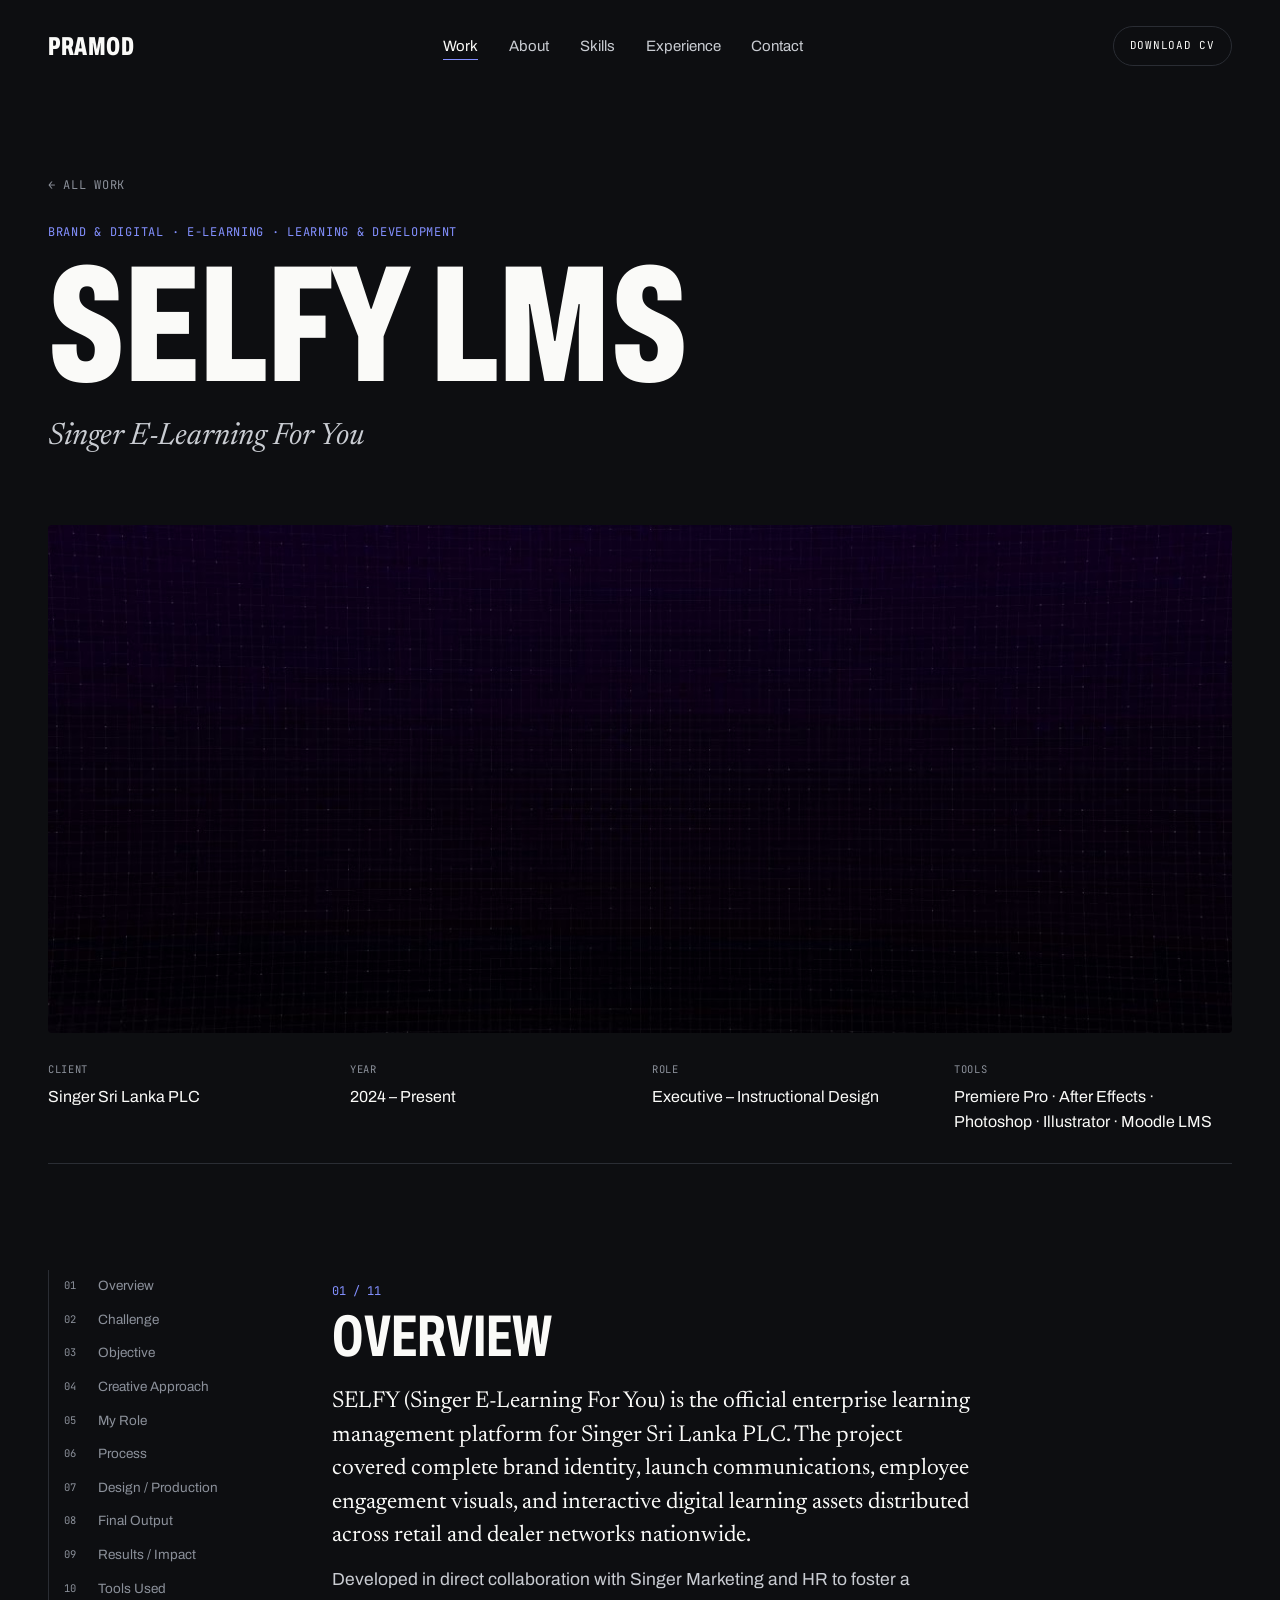
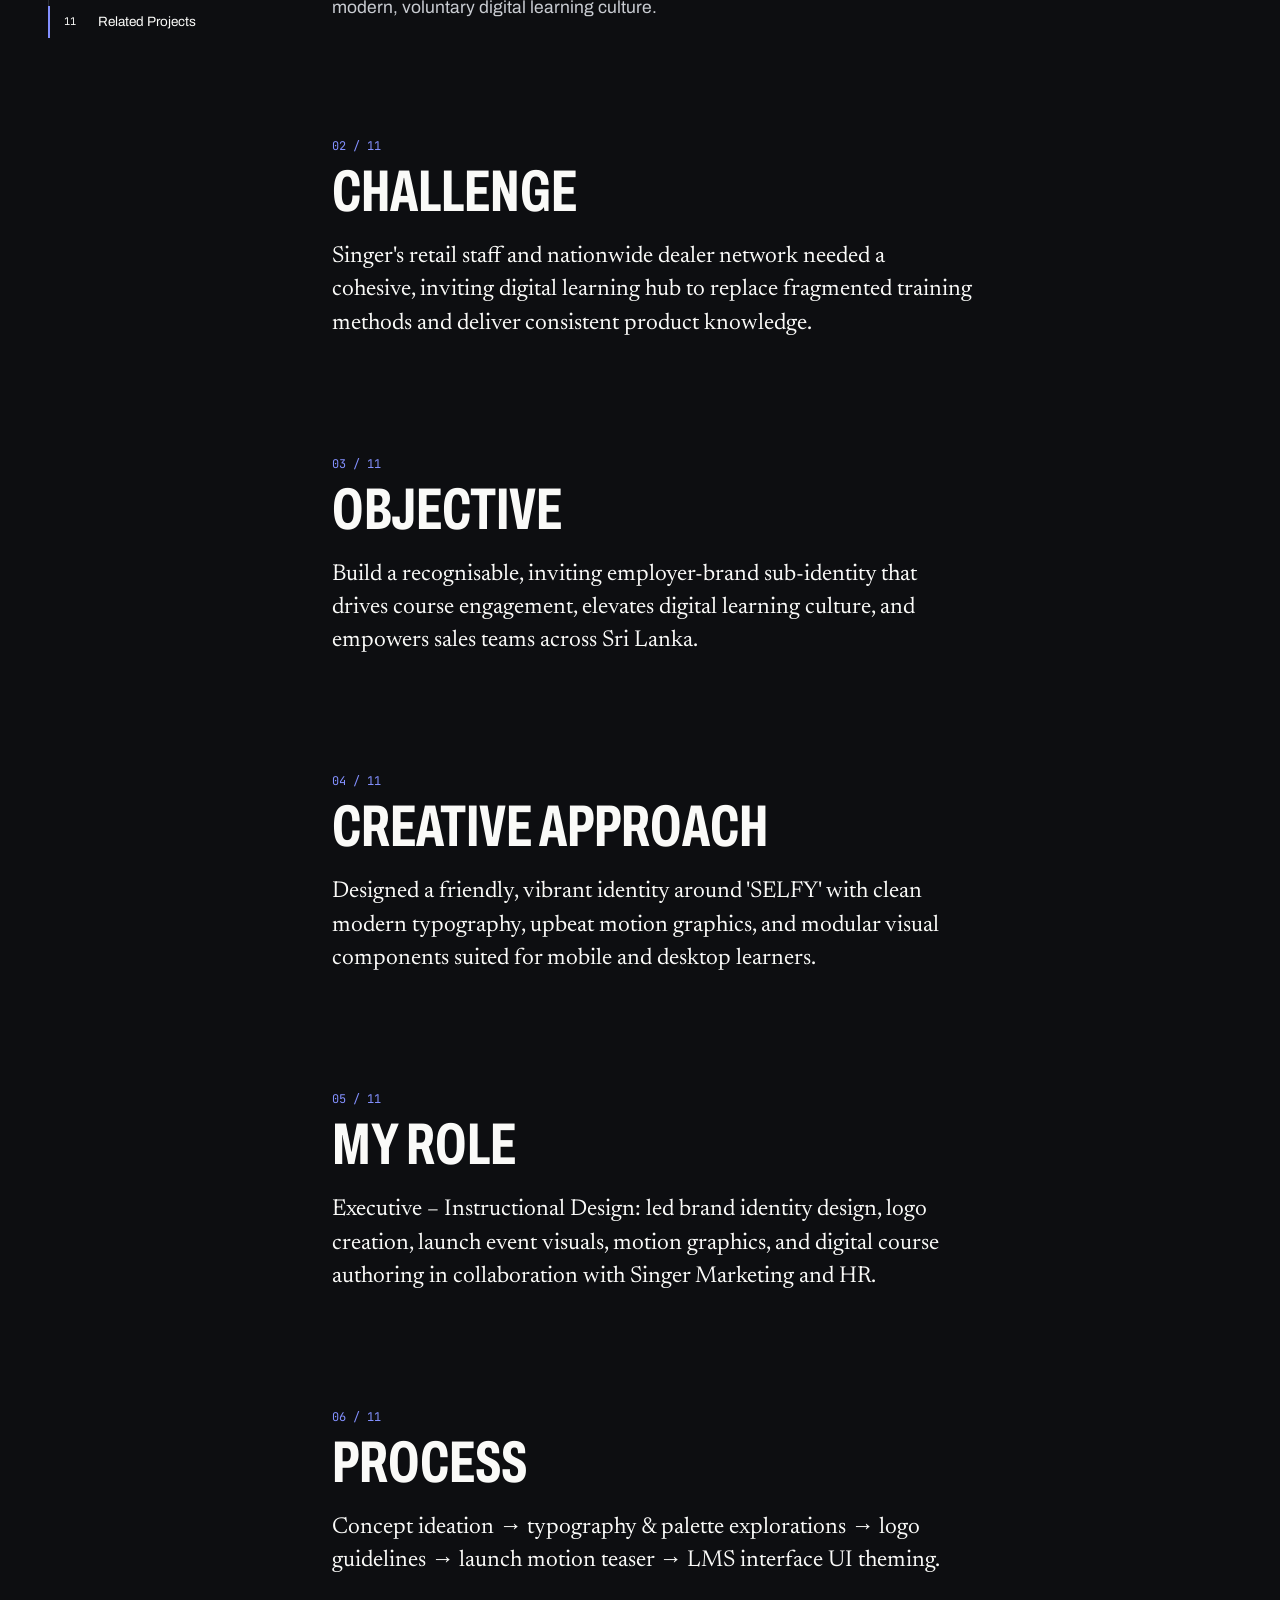
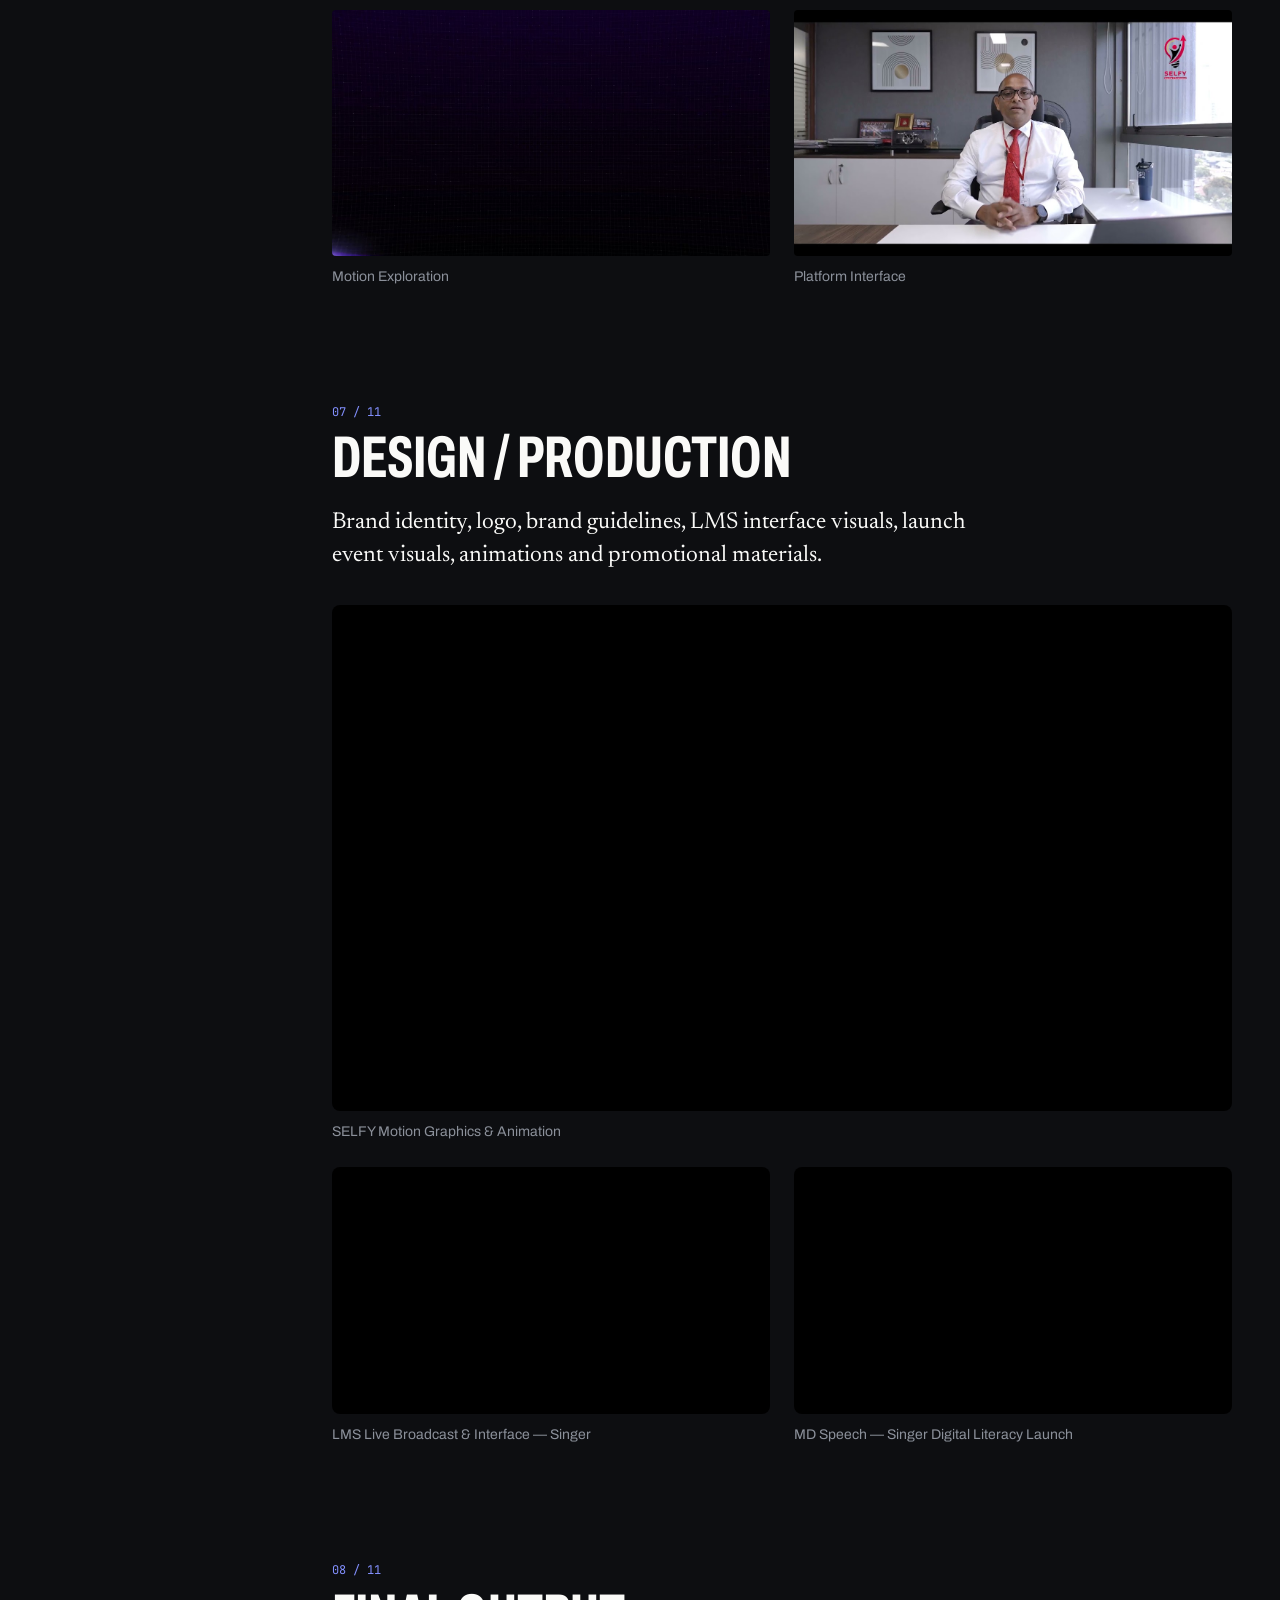
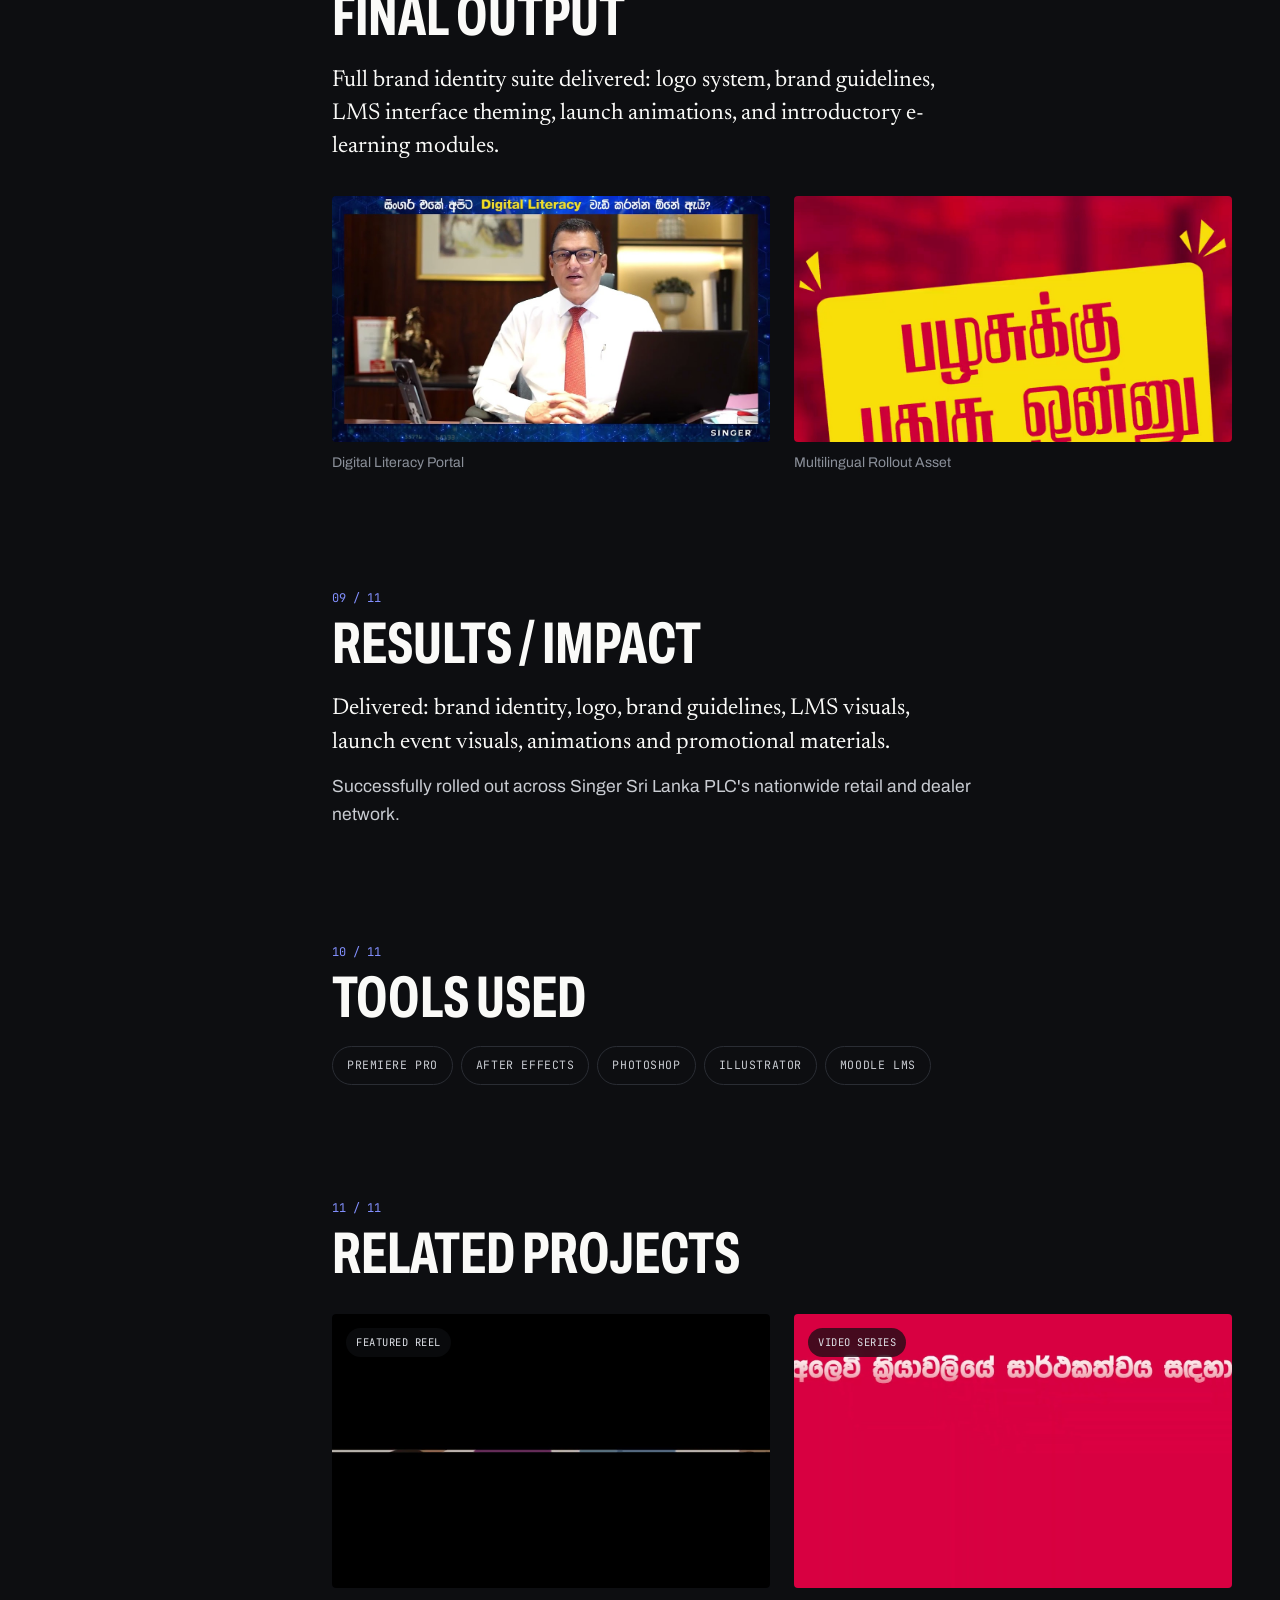
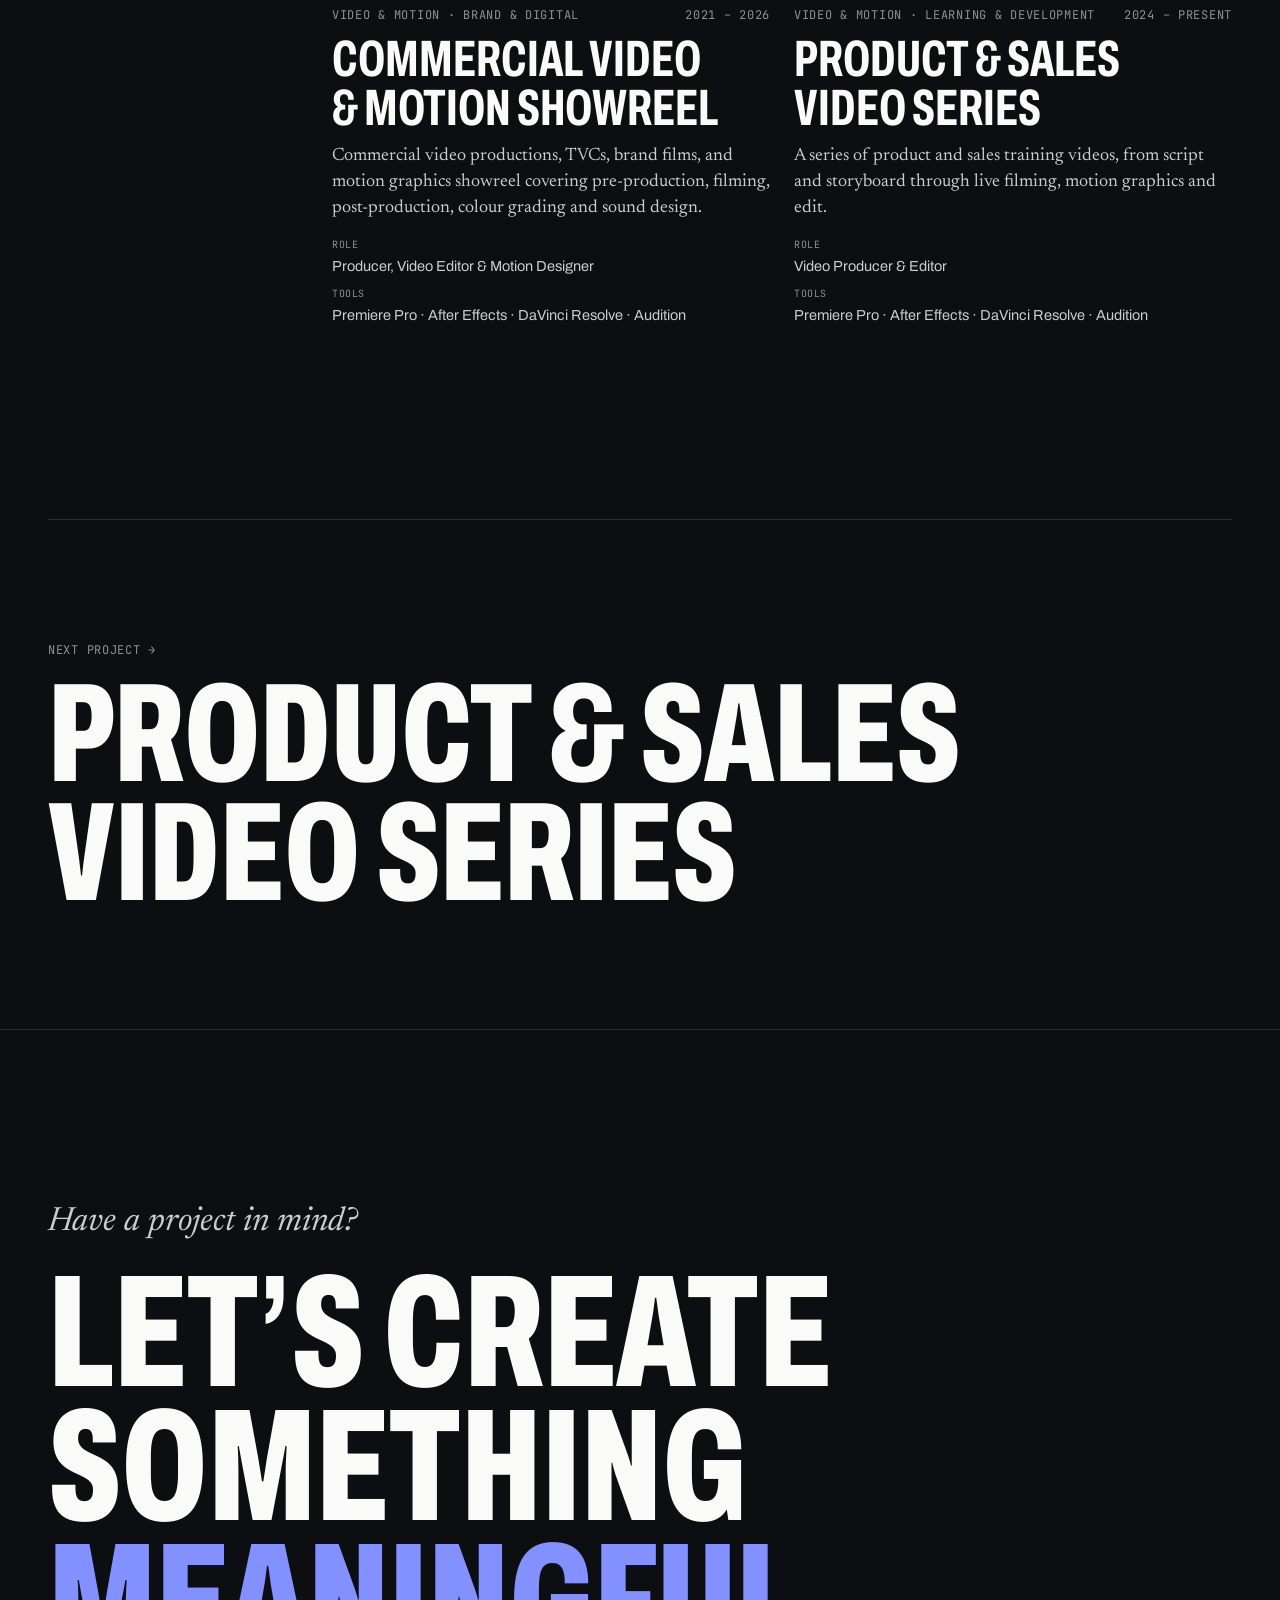
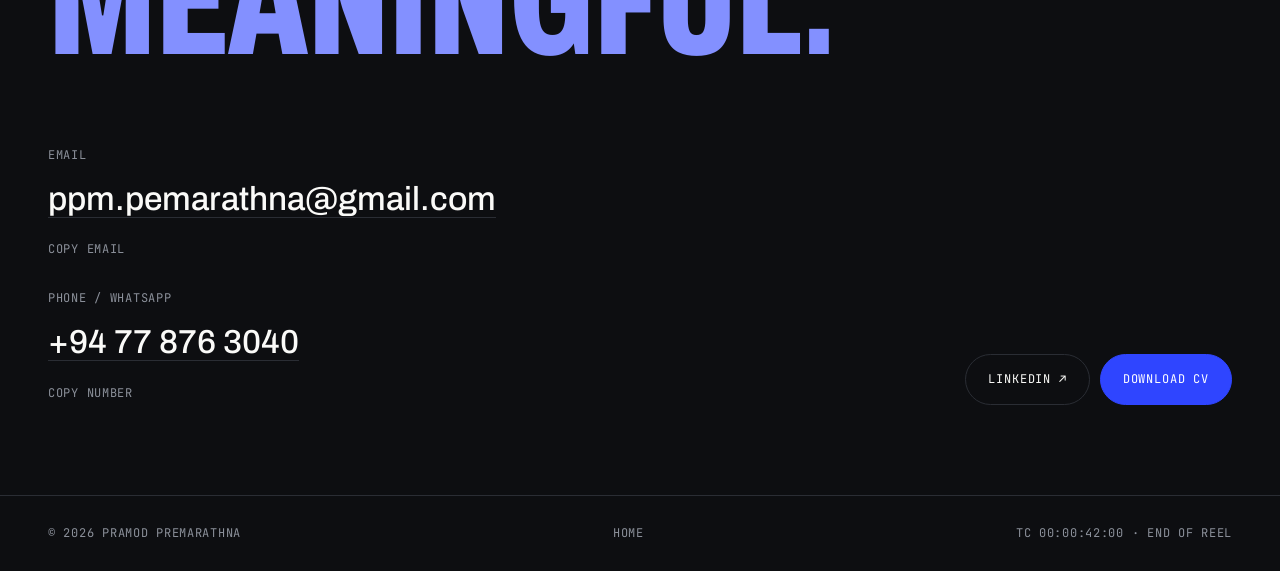
<file: projects/selfy-lms/index.html>
<!doctype html>
<html lang="en">
<head>
  <meta charset="utf-8">
  <meta name="viewport" content="width=device-width, initial-scale=1, viewport-fit=cover">

  <!-- ============ EDIT: page title, description and link for this project ============ -->
  <title>SELFY LMS — Singer E-Learning For You | Pramod Premarathna</title>
  <meta name="description" content="Brand identity, launch visuals and digital learning assets for SELFY, Singer&#x27;s e-learning platform.">
  <link rel="canonical" href="https://www.yourdomain.com/projects/selfy-lms/">
  <meta name="theme-color" content="#0D0E11">
  <meta property="og:type" content="article">
  <meta property="og:title" content="SELFY LMS — Singer E-Learning For You | Pramod Premarathna">
  <meta property="og:description" content="Brand identity, launch visuals and digital learning assets for SELFY, Singer&#x27;s e-learning platform.">
  <meta property="og:url" content="https://www.yourdomain.com/projects/selfy-lms/">
  <meta property="og:image" content="https://www.yourdomain.com/images/og-image.jpg">
  <meta name="twitter:card" content="summary_large_image">
  <link rel="icon" href="../../images/favicon.svg" type="image/svg+xml">

  <link rel="preconnect" href="https://fonts.googleapis.com">
  <link rel="preconnect" href="https://fonts.gstatic.com" crossorigin>
  <link rel="stylesheet" href="https://fonts.googleapis.com/css2?family=Archivo:wdth,wght@62..125,400..800&family=Newsreader:ital,opsz,wght@0,6..72,400;1,6..72,400&family=JetBrains+Mono:wght@400&display=swap">
  <link rel="stylesheet" href="../../css/tokens.css">
  <link rel="stylesheet" href="../../css/main.css">
</head>

<body data-base="../../">
  <a class="skip-link" href="#case">Skip to content</a>

  <header class="nav">
    <div class="wrap nav__inner">
      <a class="nav__logo" href="../../" aria-label="Pramod, home">PRAMOD</a>
      <nav aria-label="Main">
        <ul class="nav__links">
          <li><a href="../../#work" aria-current="true">Work</a></li>
          <li><a href="../../#about">About</a></li>
          <li><a href="../../#skills">Skills</a></li>
          <li><a href="../../#experience">Experience</a></li>
          <li><a href="../../#contact">Contact</a></li>
        </ul>
      </nav>
      <a class="btn nav__cta" data-site="cv" href="../../cv/Pramod-Premarathna-CV.pdf" target="_blank" rel="noopener">Download CV</a>
      <button class="nav__toggle" type="button" aria-expanded="false" aria-controls="menu">Menu</button>
    </div>
    <div class="nav__progress" aria-hidden="true"><i></i></div>
  </header>

  <div class="menu" id="menu" hidden>
    <div class="menu__top"><span class="nav__logo">PRAMOD</span><button class="nav__toggle" style="display:block" type="button" data-close>Close</button></div>
    <ul class="menu__links">
      <li><a href="../../#work">Work</a></li>
      <li><a href="../../#about">About</a></li>
      <li><a href="../../#skills">Skills</a></li>
      <li><a href="../../#experience">Experience</a></li>
      <li><a href="../../#contact">Contact</a></li>
    </ul>
    <a class="btn btn--primary" data-site="cv" href="../../cv/Pramod-Premarathna-CV.pdf" target="_blank" rel="noopener">Download CV</a>
  </div>

  <!-- ============ EDIT: data-project must match the project's id in js/projects.js ============ -->
  <main id="case" data-project="selfy-lms">
    <noscript><div class="wrap case-hero"><h1 class="case-hero__title">SELFY LMS — Singer E-Learning For You</h1><p class="case-hero__sub">Turn on JavaScript to view this case study.</p></div></noscript>
  </main>

  <section class="contact" aria-labelledby="contact-title">
    <div class="wrap">
      <p class="contact__kicker">Have a project in mind?</p>
      <h2 class="contact__title" id="contact-title">Let’s create something <span>meaningful.</span></h2>
      <div class="contact__row">
        <div class="contact__channels">
          <div class="contact__channel">
            <p class="mono muted">Email</p>
            <a data-site="email" href="#">email</a><br>
            <button class="copy mono" type="button" data-copy-email><span>Copy email</span></button>
          </div>
          <div class="contact__channel">
            <p class="mono muted">Phone / WhatsApp</p>
            <a data-site="phone" href="#">phone</a><br>
            <button class="copy mono" type="button" data-copy-phone><span>Copy number</span></button>
          </div>
        </div>
        <div class="contact__links">
          <a class="btn magnetic" data-site="linkedin" href="#" target="_blank" rel="noopener">LinkedIn ↗</a>
          <a class="btn btn--primary magnetic" data-site="cv" href="../../cv/Pramod-Premarathna-CV.pdf" target="_blank" rel="noopener">Download CV</a>
        </div>
      </div>
    </div>
  </section>

  <footer class="footer">
    <div class="wrap mono">
      <span>© <span data-year>2026</span> Pramod Premarathna</span>
      <a href="../../">Home</a>
      <span>TC 00:00:42:00 · End of reel</span>
    </div>
  </footer>

  <script src="../../js/projects.js"></script>
  <script src="../../js/site.js"></script>
  <script src="../../js/case.js"></script>
  <script src="../../js/lightbox.js" defer></script>
</body>
</html>
</file>
<file: css/tokens.css>
/* =========================================================
   DESIGN TOKENS
   Change colours, fonts and spacing for the whole site here.
   ========================================================= */
:root {
  /* Colour */
  --ink:        #0D0E11;  /* page background (dark)          */
  --graphite:   #17191E;  /* panels, timeline                */
  --line:       #2A2D34;  /* hairlines on dark               */
  --slate:      #8B909A;  /* secondary text on dark          */
  --soft:       #C9CCD2;  /* body text on dark               */
  --paper:      #EDEEEA;  /* light section background        */
  --paper-line: #C9CBC5;  /* hairlines on paper              */
  --paper-soft: #3A3E46;  /* body text on paper              */
  --paper-mute: #555A63;  /* secondary text on paper         */
  --white:      #FAFAF8;
  --key:        #2F45FF;  /* accent: buttons, links on paper */
  --key-light:  #8390FF;  /* accent: links on dark           */

  /* Type */
  --f-display: "Archivo", "Arial Narrow", Arial, sans-serif;
  --f-serif:   "Newsreader", Georgia, "Times New Roman", serif;
  --f-mono:    "JetBrains Mono", ui-monospace, Menlo, Consolas, monospace;

  /* Layout */
  --max:    1320px;
  --gutter: clamp(20px, 4vw, 48px);
  --gap:    clamp(16px, 2vw, 24px);
  --section: clamp(80px, 11vw, 160px);

  /* Motion */
  --ease: cubic-bezier(.2, .7, .1, 1);
}
</file>
<file: css/main.css>
/* =========================================================
   MAIN STYLES — Pramod portfolio
   Colours and fonts come from tokens.css.
   ========================================================= */

/* ---------- Base ---------- */
*, *::before, *::after { box-sizing: border-box; }
[hidden] { display: none !important; }
html { -webkit-text-size-adjust: 100%; }
body {
  margin: 0;
  background: var(--ink);
  color: var(--white);
  font-family: var(--f-display);
  font-size: 17px;
  line-height: 1.6;
  -webkit-font-smoothing: antialiased;
  text-rendering: optimizeLegibility;
}
img, video { display: block; max-width: 100%; height: auto; }
a { color: inherit; }
h1, h2, h3, h4 { margin: 0; text-wrap: balance; font-weight: 700; }
p { margin: 0; }
ul, ol { margin: 0; padding: 0; }
button { font: inherit; color: inherit; background: none; border: 0; cursor: pointer; padding: 0; }
:focus-visible { outline: 2px solid var(--key-light); outline-offset: 4px; border-radius: 2px; }
.paper :focus-visible { outline-color: var(--key); }
::selection { background: var(--key); color: #fff; }

.skip-link {
  position: absolute; left: 16px; top: -60px; z-index: 100;
  background: var(--white); color: var(--ink); padding: 10px 16px; border-radius: 999px;
  font-family: var(--f-mono); font-size: 12px; text-transform: uppercase; letter-spacing: .06em; text-decoration: none;
}
.skip-link:focus { top: 16px; }
.visually-hidden { position: absolute !important; width: 1px; height: 1px; overflow: hidden; clip: rect(0 0 0 0); white-space: nowrap; }

.wrap { max-width: var(--max); margin-inline: auto; padding-inline: var(--gutter); }
.mono { font-family: var(--f-mono); font-size: 12px; letter-spacing: .06em; text-transform: uppercase; font-weight: 400; }
.serif { font-family: var(--f-serif); }
.muted { color: var(--slate); }
.paper .muted { color: var(--paper-mute); }

/* ---------- Buttons ---------- */
.btn {
  display: inline-flex; align-items: center; gap: 10px;
  font-family: var(--f-mono); font-size: 12px; letter-spacing: .07em; text-transform: uppercase;
  padding: 15px 22px; border-radius: 999px; border: 1px solid var(--line);
  color: var(--white); text-decoration: none; background: transparent;
  transition: border-color .3s var(--ease), background-color .3s var(--ease), color .3s var(--ease);
}
.btn:hover { border-color: var(--key-light); }
.btn--primary { background: var(--key); border-color: var(--key); color: #fff; }
.btn--primary:hover { background: #2437E0; border-color: #2437E0; }
.paper .btn { color: var(--ink); border-color: var(--paper-line); }
.paper .btn--primary { color: #fff; border-color: var(--key); }
.btn .arrow { transition: transform .3s var(--ease); }
.btn:hover .arrow { transform: translateX(3px); }

/* ---------- Navigation ---------- */
.nav {
  position: fixed; inset: 0 0 auto 0; z-index: 50;
  padding-top: env(safe-area-inset-top, 0px);
  transition: background-color .4s var(--ease), backdrop-filter .4s var(--ease);
}
.nav__inner {
  display: flex; align-items: center; justify-content: space-between; gap: 24px;
  padding-block: 26px; transition: padding .4s var(--ease);
}
.nav__logo {
  font-weight: 800; font-stretch: 62%; font-size: 26px; letter-spacing: .02em;
  text-decoration: none; line-height: 1;
}
.nav__links { display: flex; gap: clamp(18px, 2.4vw, 34px); list-style: none; }
.nav__links a {
  text-decoration: none; font-size: 15px; color: var(--soft);
  position: relative; padding-block: 4px; transition: color .25s;
}
.nav__links a::after {
  content: ""; position: absolute; left: 0; right: 0; bottom: -2px; height: 1px;
  background: var(--key-light); transform: scaleX(0); transform-origin: left; transition: transform .35s var(--ease);
}
.nav__links a:hover, .nav__links a[aria-current="true"] { color: var(--white); }
.nav__links a:hover::after, .nav__links a[aria-current="true"]::after { transform: scaleX(1); }
.nav__cta { padding: 10px 16px; font-size: 11px; }
.nav.is-scrolled { background: rgba(13, 14, 17, .86); backdrop-filter: blur(14px); -webkit-backdrop-filter: blur(14px); }
.nav.is-scrolled .nav__inner { padding-block: 14px; }
.nav.is-scrolled .nav__cta { background: var(--key); border-color: var(--key); }
.nav__progress { height: 2px; background: transparent; }
.nav.is-scrolled .nav__progress { background: var(--line); }
.nav__progress i { display: block; height: 100%; width: 100%; background: var(--key-light); transform: scaleX(0); transform-origin: left; }
.nav__toggle { display: none; font-family: var(--f-mono); font-size: 12px; letter-spacing: .07em; text-transform: uppercase; padding: 10px 0; }

.menu {
  position: fixed; inset: 0; z-index: 60; background: var(--ink);
  display: flex; flex-direction: column; justify-content: space-between;
  padding: calc(env(safe-area-inset-top, 0px) + 24px) var(--gutter) calc(env(safe-area-inset-bottom, 0px) + 32px);
}
.menu__top { display: flex; justify-content: space-between; align-items: center; }
.menu__links { list-style: none; display: grid; gap: 6px; }
.menu__links a { font-weight: 800; font-stretch: 62%; font-size: clamp(56px, 16vw, 96px); line-height: .95; text-transform: uppercase; text-decoration: none; }
.menu__links a:hover { color: var(--key-light); }

@media (max-width: 860px) {
  .nav__links, .nav__cta { display: none; }
  .nav__toggle { display: block; }
}

/* ---------- Hero ---------- */
.hero { padding-top: calc(env(safe-area-inset-top, 0px) + clamp(120px, 15vw, 180px)); padding-bottom: clamp(56px, 7vw, 96px); }
.hero__eyebrow { display: flex; justify-content: space-between; gap: 16px; flex-wrap: wrap; color: var(--slate); margin-bottom: clamp(20px, 3vw, 32px); }
.hero__name {
  font-weight: 800; font-stretch: 62%; text-transform: uppercase;
  font-size: clamp(96px, 24vw, 360px); line-height: .8; letter-spacing: -.005em; margin-left: -.035em;
  overflow: hidden; padding-bottom: .02em;
}
.hero__name span { display: inline-block; }
.js .hero__name span { animation: rise 1s var(--ease) both; }
.js .hero__name span:nth-child(2) { animation-delay: .05s; }
.js .hero__name span:nth-child(3) { animation-delay: .10s; }
.js .hero__name span:nth-child(4) { animation-delay: .15s; }
.js .hero__name span:nth-child(5) { animation-delay: .20s; }
.js .hero__name span:nth-child(6) { animation-delay: .25s; }
@keyframes rise { from { transform: translateY(100%); } to { transform: none; } }

.hero__grid { display: grid; grid-template-columns: repeat(12, minmax(0, 1fr)); gap: var(--gap); margin-top: clamp(28px, 4vw, 48px); align-items: end; }
.hero__title { grid-column: 1 / span 6; font-weight: 500; font-stretch: 112%; font-size: clamp(24px, 2.7vw, 38px); line-height: 1.1; letter-spacing: -.01em; }
.hero__title em { font-family: var(--f-serif); font-weight: 400; font-style: italic; font-stretch: 100%; }
.hero__aside { grid-column: 8 / span 5; }
.hero__statement { font-family: var(--f-serif); font-size: clamp(19px, 1.6vw, 22px); line-height: 1.45; color: var(--soft); }
.hero__ctas { display: flex; gap: 10px; flex-wrap: wrap; margin-top: 26px; }

/* Timeline device */
.timeline-wrap { margin-top: clamp(48px, 6vw, 72px); }
.timeline-scroll { overflow-x: auto; border: 1px solid var(--line); border-radius: 6px; background: var(--graphite); scrollbar-width: thin; }
.timeline { position: relative; min-width: 720px; }
.timeline__ruler {
  display: flex; justify-content: space-between; padding: 9px 14px 9px 86px;
  border-bottom: 1px solid var(--line); color: var(--slate);
  font-family: var(--f-mono); font-size: 10.5px; font-variant-numeric: tabular-nums;
}
.track { display: grid; grid-template-columns: 72px 1fr; border-bottom: 1px solid var(--line); min-height: 70px; }
.track:last-of-type { border-bottom: 0; }
.track__label { font-family: var(--f-mono); font-size: 10.5px; line-height: 1.35; color: var(--slate); padding: 10px 12px; border-right: 1px solid var(--line); display: flex; flex-direction: column; justify-content: center; text-transform: uppercase; letter-spacing: .05em; }
.track__lane { position: relative; }
.clip {
  position: absolute; top: 9px; bottom: 9px; border-radius: 3px; overflow: hidden;
  padding: 7px 10px; text-decoration: none; color: var(--white);
  background: #2B2E36; border: 1px solid rgba(255, 255, 255, .07);
  font-size: 12.5px; line-height: 1.2;
  transition: border-color .25s, background-color .25s;
}
.clip:nth-child(even) { background: #343843; }
.clip__bg { position: absolute; inset: 0; background-size: cover; background-position: center; opacity: 0; transition: opacity .35s var(--ease); }
.clip__bg::after { content: ""; position: absolute; inset: 0; background: linear-gradient(90deg, rgba(13,14,17,.85), rgba(13,14,17,.35)); }
.clip__text { position: relative; display: block; white-space: nowrap; overflow: hidden; text-overflow: ellipsis; }
.clip small { display: block; font-family: var(--f-mono); font-size: 9.5px; color: rgba(255, 255, 255, .55); margin-top: 3px; text-transform: uppercase; letter-spacing: .05em; }
.clip:hover, .clip:focus-visible { border-color: var(--key-light); }
.clip:hover .clip__bg, .clip:focus-visible .clip__bg { opacity: 1; }
.playhead { position: absolute; top: 0; bottom: 0; left: 86px; width: 2px; background: var(--key-light); pointer-events: none; animation: play 18s linear infinite; }
.playhead::before { content: ""; position: absolute; top: 0; left: -5px; border: 6px solid transparent; border-top-color: var(--key-light); }
.timeline:hover .playhead { animation-play-state: paused; }
@keyframes play { from { left: 86px; } to { left: calc(100% - 4px); } }
.timeline-caption { display: flex; justify-content: space-between; gap: 16px; flex-wrap: wrap; color: var(--slate); margin-top: 12px; }

/* ---------- Sections ---------- */
.section { padding-block: var(--section); border-top: 1px solid var(--line); }
.paper { background: var(--paper); color: var(--ink); border-top: 0; }
.section-head { display: grid; grid-template-columns: repeat(12, minmax(0, 1fr)); gap: var(--gap); margin-bottom: clamp(40px, 6vw, 80px); }
.section-head__label { grid-column: 1 / span 3; color: var(--key-light); padding-top: .8em; }
.paper .section-head__label { color: var(--key); }
.section-head__title { overflow-wrap: break-word; grid-column: 4 / span 9; font-weight: 700; font-stretch: 62%; text-transform: uppercase; font-size: clamp(48px, 7vw, 104px); line-height: .9; }
.section-head__lede { grid-column: 4 / span 7; margin-top: 20px; font-family: var(--f-serif); font-size: clamp(19px, 1.6vw, 22px); line-height: 1.45; color: var(--soft); max-width: 60ch; }
.paper .section-head__lede { color: #2B2E35; }

/* ---------- Filters ---------- */
.filters { display: flex; flex-wrap: wrap; gap: 8px; margin-bottom: clamp(32px, 4vw, 56px); }
.filter {
  font-family: var(--f-mono); font-size: 11.5px; letter-spacing: .06em; text-transform: uppercase;
  padding: 10px 16px; border: 1px solid var(--line); border-radius: 999px; color: var(--soft);
  transition: background-color .25s, color .25s, border-color .25s;
}
.filter:hover { border-color: var(--slate); color: var(--white); }
.filter[aria-pressed="true"] { background: var(--white); color: var(--ink); border-color: var(--white); }
.filter sup { font-size: 9px; margin-left: 4px; opacity: .6; }

/* ---------- Work grid ---------- */
.work-grid { display: grid; grid-template-columns: repeat(12, minmax(0, 1fr)); column-gap: var(--gap); row-gap: clamp(56px, 7vw, 96px); }
.card { grid-column: span 6; min-width: 0; }
.card--feature { grid-column: 1 / -1; }
.card--large { grid-column: span 7; }
.card--small { grid-column: span 5; }
.card--half { grid-column: span 6; }
.card--offset { margin-top: clamp(0px, 8vw, 120px); }
.work-grid.is-filtered .card { grid-column: span 6; margin-top: 0; }
.work-grid.is-filtered .card:first-child { grid-column: 1 / -1; }
.work-grid.is-filtered .card:first-child .card__media { aspect-ratio: 21 / 9; }
.work-grid.is-filtered .card:not(:first-child) .card__media { aspect-ratio: 16 / 10; }

.card__link { display: block; text-decoration: none; color: inherit; }
.card__media { position: relative; overflow: hidden; border-radius: 4px; background: var(--graphite); aspect-ratio: 16 / 10; }
.card--feature .card__media { aspect-ratio: 21 / 9; }
.card--large .card__media { aspect-ratio: 4 / 3; }
.card--small .card__media { aspect-ratio: 4 / 5; }
.card__media img, .card__media video { position: absolute; inset: 0; width: 100%; height: 100%; object-fit: cover; transition: transform .8s var(--ease), opacity .4s; }
.card__media video { opacity: 0; }
.card--feature .card__media video { opacity: 1; }
.card__media.is-playing video { opacity: 1; }
.card__link:hover .card__media img, .card__link:hover .card__media video { transform: scale(1.03); }
.card__tag { position: absolute; left: 14px; top: 14px; z-index: 2; font-family: var(--f-mono); font-size: 10.5px; letter-spacing: .05em; text-transform: uppercase; background: rgba(13, 14, 17, .72); color: #DDE0E6; padding: 6px 10px; border-radius: 999px; backdrop-filter: blur(6px); }
.card__meta { display: flex; justify-content: space-between; gap: 16px; margin-top: 18px; color: var(--slate); }
.card__title { font-weight: 700; font-stretch: 62%; text-transform: uppercase; font-size: clamp(34px, 4vw, 56px); line-height: .95; margin-top: 10px; transition: color .25s; }
.card--feature .card__title { font-size: clamp(40px, 5.4vw, 76px); }
.card__link:hover .card__title { color: var(--key-light); }
.card__desc { font-family: var(--f-serif); font-size: 18px; line-height: 1.45; color: var(--soft); margin-top: 10px; max-width: 56ch; }
.card__facts { display: flex; flex-wrap: wrap; gap: 8px 32px; margin: 16px 0 0; font-size: 14.5px; color: var(--soft); }
.card__facts dt { font-family: var(--f-mono); font-size: 10px; letter-spacing: .06em; text-transform: uppercase; color: var(--slate); }
.card__facts dd { margin: 2px 0 0; }
.card.is-out { opacity: 0; transform: translateY(12px); transition: opacity .25s, transform .25s; }

/* Cursor label */
.cursor { position: fixed; left: 0; top: 0; z-index: 70; pointer-events: none; }
.cursor__dot {
  position: absolute; width: 88px; height: 88px; left: -44px; top: -44px; border-radius: 50%;
  background: var(--white); color: var(--ink);
  display: flex; align-items: center; justify-content: center;
  font-family: var(--f-mono); font-size: 11px; letter-spacing: .07em; text-transform: uppercase;
  transform: scale(0); transition: transform .3s var(--ease);
}
.cursor.is-on .cursor__dot { transform: scale(1); }

/* ---------- Featured band ---------- */
.band { border-top: 1px solid var(--line); }
.band__sticky { padding-block: var(--section); overflow: hidden; }
.band__head { display: flex; justify-content: space-between; align-items: end; gap: 24px; flex-wrap: wrap; margin-bottom: clamp(32px, 4vw, 56px); }
.band__title { font-weight: 800; font-stretch: 62%; text-transform: uppercase; font-size: clamp(56px, 10vw, 150px); line-height: .85; }
.band__sub { font-family: var(--f-serif); font-style: italic; font-size: clamp(20px, 2vw, 28px); color: var(--soft); margin-top: 8px; }
.band__track { display: flex; gap: var(--gap); padding-inline: var(--gutter); overflow-x: auto; scroll-snap-type: x mandatory; scrollbar-width: none; }
.band__track::-webkit-scrollbar { display: none; }
.band__item { flex: 0 0 auto; width: clamp(260px, 38vw, 560px); scroll-snap-align: start; margin: 0; }
.band__item:nth-child(3n+2) { width: clamp(220px, 26vw, 380px); }
.band__item .frame { aspect-ratio: 4 / 3; border-radius: 4px; overflow: hidden; background: var(--graphite); }
.band__item:nth-child(3n+2) .frame { aspect-ratio: 4 / 5; }
.band__item img { width: 100%; height: 100%; object-fit: cover; }
.band__item figcaption { margin-top: 12px; color: var(--slate); }
.band.is-pinned .band__sticky { position: sticky; top: 0; min-height: 100vh; display: flex; flex-direction: column; justify-content: center; }
.band.is-pinned .band__track { overflow: visible; scroll-snap-type: none; will-change: transform; }

/* ---------- Approach ---------- */
.steps { display: grid; grid-template-columns: repeat(5, minmax(0, 1fr)); border-top: 1px solid var(--line); list-style: none; }
.step { padding: 26px 20px 8px; border-right: 1px solid var(--line); }
.step:first-child { padding-left: 0; }
.step:last-child { border-right: 0; }
.step__tc { font-family: var(--f-mono); font-size: 11px; color: var(--key-light); font-variant-numeric: tabular-nums; }
.step__title { font-weight: 700; font-stretch: 62%; text-transform: uppercase; font-size: clamp(30px, 3vw, 42px); line-height: 1; margin: 10px 0 12px; }
.step p { font-size: 15.5px; color: var(--soft); }
.statement-row { display: grid; grid-template-columns: repeat(12, minmax(0, 1fr)); gap: var(--gap); margin-top: clamp(56px, 7vw, 96px); }
.statement-row blockquote { grid-column: 4 / span 8; margin: 0; font-family: var(--f-serif); font-style: italic; font-size: clamp(28px, 3.4vw, 48px); line-height: 1.15; }
.statement-row blockquote em { font-style: normal; color: var(--key-light); }

/* ---------- About ---------- */
.about { display: grid; grid-template-columns: repeat(12, minmax(0, 1fr)); gap: var(--gap); align-items: start; }
.about__portrait { grid-column: 1 / span 4; margin: 0; }
.about__portrait .frame { aspect-ratio: 4 / 5; border-radius: 4px; overflow: hidden; background: var(--paper-line); }
.about__portrait img { width: 100%; height: 100%; object-fit: cover; }
.about__portrait figcaption { margin-top: 12px; }
.about__text { grid-column: 6 / span 7; }
.about__intro { font-family: var(--f-serif); font-size: clamp(22px, 2.2vw, 30px); line-height: 1.35; }
.about__body { margin-top: 28px; display: grid; gap: 16px; color: var(--paper-soft); max-width: 62ch; }

.career { margin-top: clamp(64px, 8vw, 112px); }
.career__label { margin-bottom: 20px; color: var(--paper-mute); }
.career__line { display: grid; grid-template-columns: repeat(3, minmax(0, 1fr)); list-style: none; border-top: 2px solid var(--ink); position: relative; }
.career__item { padding: 22px 24px 0 0; position: relative; }
.career__item::before { content: ""; position: absolute; top: -7px; left: 0; width: 12px; height: 12px; border-radius: 50%; background: var(--paper); border: 2px solid var(--ink); }
.career__item.is-current::before { background: var(--key); border-color: var(--key); }
.career__years { font-family: var(--f-mono); font-size: 12px; color: var(--key); font-variant-numeric: tabular-nums; letter-spacing: .04em; }
.career__org { font-weight: 700; font-size: 22px; line-height: 1.2; margin-top: 6px; }
.career__role { color: var(--paper-soft); font-size: 15.5px; margin-top: 4px; }

.education { margin-top: clamp(56px, 7vw, 96px); display: grid; grid-template-columns: repeat(12, minmax(0, 1fr)); gap: var(--gap); }
.education__label { grid-column: 1 / span 3; color: var(--paper-mute); }
.education__list { grid-column: 4 / span 9; list-style: none; }
.education__list li { display: grid; grid-template-columns: minmax(0, 1fr) auto; gap: 16px; padding-block: 18px; border-top: 1px solid var(--paper-line); }
.education__list li:last-child { border-bottom: 1px solid var(--paper-line); }
.education__list b { font-weight: 600; font-size: 19px; display: block; }
.education__list span { color: var(--paper-soft); font-size: 15.5px; }
.education__list .mono { color: var(--paper-mute); white-space: nowrap; }

/* ---------- Capabilities ---------- */
.skills { display: grid; grid-template-columns: repeat(4, minmax(0, 1fr)); gap: var(--gap); }
.skill-group { border-top: 1px solid var(--line); padding-top: 18px; }
.skill-group__head { display: flex; justify-content: space-between; align-items: baseline; gap: 8px; }
.skill-group__title { font-weight: 700; font-stretch: 62%; text-transform: uppercase; font-size: clamp(32px, 3vw, 44px); line-height: 1; }
.skill-group__track { font-family: var(--f-mono); font-size: 10.5px; color: var(--key-light); }
.skill-group ul { list-style: none; margin-top: 18px; display: grid; gap: 8px; color: var(--soft); font-size: 16px; }

.toolbar { margin-top: clamp(64px, 8vw, 104px); border: 1px solid var(--line); border-radius: 6px; background: var(--graphite); }
.toolbar__head { display: flex; justify-content: space-between; gap: 16px; flex-wrap: wrap; padding: 12px 18px; border-bottom: 1px solid var(--line); color: var(--slate); }
.toolbar__grid { display: grid; grid-template-columns: repeat(3, minmax(0, 1fr)); list-style: none; }
.tool { display: flex; justify-content: space-between; align-items: baseline; gap: 12px; padding: 20px 18px; border-right: 1px solid var(--line); border-bottom: 1px solid var(--line); }
.tool:nth-child(3n) { border-right: 0; }
.tool:nth-last-child(-n+3) { border-bottom: 0; }
.tool b { font-weight: 500; font-size: 17px; }
.tool span { font-family: var(--f-mono); font-size: 10.5px; color: var(--slate); text-transform: uppercase; letter-spacing: .05em; white-space: nowrap; }

/* ---------- Experience ---------- */
.ledger { list-style: none; border-top: 1px solid var(--line); }
.ledger li { display: grid; grid-template-columns: 170px minmax(0, 1fr) minmax(0, 1.1fr); gap: var(--gap); padding-block: 28px; border-bottom: 1px solid var(--line); align-items: baseline; }
.ledger__years { font-family: var(--f-mono); font-size: 12.5px; color: var(--key-light); font-variant-numeric: tabular-nums; }
.ledger__org { font-weight: 700; font-size: clamp(22px, 2.2vw, 30px); line-height: 1.15; }
.ledger__role { display: block; font-weight: 400; font-size: 16px; color: var(--soft); margin-top: 4px; }
.ledger__desc { color: var(--soft); font-size: 16px; }
.ledger li.is-compact { padding-block: 18px; }
.ledger li.is-compact .ledger__org { font-size: 19px; }

/* ---------- Contact ---------- */
.contact { padding-block: clamp(96px, 13vw, 200px) clamp(56px, 7vw, 96px); border-top: 1px solid var(--line); }
.contact__kicker { font-family: var(--f-serif); font-style: italic; font-size: clamp(24px, 2.6vw, 36px); color: var(--soft); }
.contact__title { overflow-wrap: break-word; font-weight: 800; font-stretch: 62%; text-transform: uppercase; font-size: clamp(64px, 12.5vw, 196px); line-height: .84; margin-top: 16px; }
.contact__title span { color: var(--key-light); }
.contact__row { display: grid; grid-template-columns: repeat(12, minmax(0, 1fr)); gap: var(--gap); margin-top: clamp(48px, 6vw, 80px); align-items: end; }
.contact__email { grid-column: 1 / span 7; }
.contact__email a { font-size: clamp(22px, 2.8vw, 40px); font-weight: 500; font-stretch: 100%; text-decoration: none; word-break: break-word; border-bottom: 1px solid var(--line); transition: border-color .25s, color .25s; }
.contact__email a:hover { color: var(--key-light); border-color: var(--key-light); }
.contact__channels { grid-column: 1 / span 8; display: flex; flex-direction: column; gap: 28px; }
.contact__channel p.mono { margin-bottom: 8px; }
.contact__channel a { font-size: clamp(20px, 2.6vw, 36px); font-weight: 500; font-stretch: 100%; text-decoration: none; word-break: break-word; border-bottom: 1px solid var(--line); transition: border-color .25s, color .25s; }
.contact__channel a:hover { color: var(--key-light); border-color: var(--key-light); }
.copy { margin-top: 14px; display: inline-flex; gap: 8px; color: var(--slate); }
.copy:hover { color: var(--white); }
.contact__links { grid-column: 9 / span 4; display: flex; gap: 10px; flex-wrap: wrap; justify-content: flex-end; align-self: end; }

.footer { padding-block: 28px calc(env(safe-area-inset-bottom, 0px) + 28px); border-top: 1px solid var(--line); color: var(--slate); }
.footer .wrap { display: flex; justify-content: space-between; gap: 16px; flex-wrap: wrap; }
.footer a { text-decoration: none; }
.footer a:hover { color: var(--white); }

/* ---------- Reveal (content is visible by default) ---------- */
.js-motion .reveal { opacity: 0; transform: translateY(24px); transition: opacity .7s var(--ease), transform .7s var(--ease); }
.js-motion .reveal.is-in { opacity: 1; transform: none; }

/* ---------- Page transition ---------- */
.cut { position: fixed; inset: 0; z-index: 90; background: var(--ink); transform: scaleY(0); transform-origin: bottom; pointer-events: none; }
.cut.is-on { transform: scaleY(1); transition: transform .45s var(--ease); }
.cut.is-leaving { transform: scaleY(0); transform-origin: top; transition: transform .45s var(--ease); }

/* =========================================================
   CASE STUDY PAGES
   ========================================================= */
.case-hero { padding-top: calc(env(safe-area-inset-top, 0px) + clamp(120px, 14vw, 170px)); }
.case-back { display: inline-flex; gap: 8px; text-decoration: none; color: var(--slate); margin-bottom: 28px; }
.case-back:hover { color: var(--white); }
.case-hero__cats { color: var(--key-light); }
.case-hero__title { overflow-wrap: break-word; font-weight: 800; font-stretch: 62%; text-transform: uppercase; font-size: clamp(64px, 13vw, 200px); line-height: .84; margin-top: 14px; }
.case-hero__sub { font-family: var(--f-serif); font-style: italic; font-size: clamp(22px, 2.4vw, 34px); color: var(--soft); margin-top: 16px; }
.case-cover { margin-top: clamp(40px, 5vw, 64px); }
.case-cover .media-frame { aspect-ratio: 21 / 9; }
.facts { display: grid; grid-template-columns: repeat(4, minmax(0, 1fr)); gap: var(--gap); margin-top: 28px; padding-bottom: 28px; border-bottom: 1px solid var(--line); }
.facts dt { font-family: var(--f-mono); font-size: 10.5px; letter-spacing: .06em; text-transform: uppercase; color: var(--slate); }
.facts dd { margin: 6px 0 0; font-size: 16px; }

.case-body { display: grid; grid-template-columns: 220px minmax(0, 1fr); gap: clamp(24px, 5vw, 80px); padding-block: clamp(56px, 7vw, 96px); }
.chapter-nav { position: sticky; top: 110px; align-self: start; }
.chapter-nav ol { list-style: none; display: grid; gap: 2px; border-left: 1px solid var(--line); }
.chapter-nav a { display: grid; grid-template-columns: 28px 1fr; gap: 6px; padding: 5px 0 5px 14px; margin-left: -1px; border-left: 2px solid transparent; text-decoration: none; font-size: 13.5px; color: var(--slate); transition: color .2s, border-color .2s; }
.chapter-nav a span { font-family: var(--f-mono); font-size: 10.5px; padding-top: 2px; }
.chapter-nav a:hover { color: var(--white); }
.chapter-nav a[aria-current="true"] { color: var(--white); border-left-color: var(--key-light); }

.chapter { padding-top: 12px; margin-bottom: clamp(64px, 8vw, 112px); scroll-margin-top: 100px; }
.chapter__num { font-family: var(--f-mono); font-size: 12px; color: var(--key-light); }
.chapter__title { font-weight: 700; font-stretch: 62%; text-transform: uppercase; font-size: clamp(38px, 4.6vw, 64px); line-height: .95; margin-top: 8px; }
.chapter__text { margin-top: 20px; max-width: 64ch; display: grid; gap: 14px; color: var(--soft); font-size: 17.5px; }
.chapter__text p:first-child { font-family: var(--f-serif); font-size: clamp(20px, 1.8vw, 24px); line-height: 1.45; color: var(--white); }
.chapter__text ul { padding-left: 1.1em; display: grid; gap: 6px; }
.placeholder { color: #F2B84B; }

.gallery { display: grid; grid-template-columns: repeat(6, minmax(0, 1fr)); gap: var(--gap); margin-top: 32px; }
.gallery > * { grid-column: span 6; min-width: 0; margin: 0; }
.gallery .is-half { grid-column: span 3; }
.gallery .is-third { grid-column: span 2; }
.gallery figcaption { margin-top: 10px; color: var(--slate); font-size: 14px; }
.media-frame { position: relative; border-radius: 4px; overflow: hidden; background: var(--graphite); aspect-ratio: 16 / 9; }
.media-frame.is-auto { aspect-ratio: auto; }
.media-frame img, .media-frame video, .media-frame iframe { width: 100%; height: 100%; object-fit: cover; border: 0; }
.media-frame.is-auto img { height: auto; }
.zoom { display: block; width: 100%; height: 100%; cursor: zoom-in; }

.embed-facade { position: absolute; inset: 0; display: flex; align-items: center; justify-content: center; }
.embed-facade img { position: absolute; inset: 0; }
.embed-facade__play { position: relative; z-index: 1; width: 96px; height: 96px; border-radius: 50%; background: var(--white); color: var(--ink); font-family: var(--f-mono); font-size: 11px; letter-spacing: .07em; text-transform: uppercase; transition: transform .3s var(--ease); }
.embed-facade:hover .embed-facade__play { transform: scale(1.06); }

.ba { position: relative; aspect-ratio: 16 / 9; border-radius: 4px; overflow: hidden; background: var(--graphite); --pos: 50%; }
.ba img { position: absolute; inset: 0; width: 100%; height: 100%; object-fit: cover; }
.ba__after { clip-path: inset(0 0 0 var(--pos)); }
.ba__line { position: absolute; top: 0; bottom: 0; left: var(--pos); width: 2px; background: var(--white); pointer-events: none; }
.ba input { position: absolute; inset: 0; width: 100%; height: 100%; opacity: 0; cursor: ew-resize; margin: 0; }
.ba__labels { position: absolute; inset: auto 12px 12px 12px; display: flex; justify-content: space-between; pointer-events: none; }
.ba__labels span { background: rgba(13,14,17,.72); padding: 5px 9px; border-radius: 999px; }

.tools-row { display: flex; flex-wrap: wrap; gap: 8px; margin-top: 20px; list-style: none; }
.tools-row li { font-family: var(--f-mono); font-size: 11.5px; letter-spacing: .05em; text-transform: uppercase; padding: 9px 14px; border: 1px solid var(--line); border-radius: 999px; color: var(--soft); }

.related { padding-block: var(--section); border-top: 1px solid var(--line); }
.related .work-grid { margin-top: 40px; }

.next-project { display: block; text-decoration: none; padding-block: clamp(64px, 9vw, 128px); border-top: 1px solid var(--line); }
.next-project .mono { color: var(--slate); }
.next-project b { display: block; font-weight: 800; font-stretch: 62%; text-transform: uppercase; font-size: clamp(56px, 11vw, 170px); line-height: .85; margin-top: 12px; transition: color .3s; }
.next-project:hover b { color: var(--key-light); }

/* Lightbox */
.lightbox { position: fixed; inset: 0; z-index: 95; background: rgba(8, 9, 11, .96); display: grid; grid-template-rows: auto 1fr auto; padding: calc(env(safe-area-inset-top, 0px) + 16px) var(--gutter) calc(env(safe-area-inset-bottom, 0px) + 16px); }
.lightbox__bar { display: flex; justify-content: space-between; align-items: center; color: var(--slate); }
.lightbox__stage { display: flex; align-items: center; justify-content: center; min-height: 0; padding-block: 16px; }
.lightbox__stage img { max-height: 100%; max-width: 100%; width: auto; height: auto; object-fit: contain; }
.lightbox__foot { display: flex; justify-content: space-between; align-items: center; gap: 16px; }
.lightbox__caption { color: var(--soft); font-size: 14.5px; }
.lightbox button { font-family: var(--f-mono); font-size: 12px; letter-spacing: .06em; text-transform: uppercase; padding: 10px 14px; border: 1px solid var(--line); border-radius: 999px; }
.lightbox button:hover { border-color: var(--key-light); }

.notfound { min-height: 80vh; display: flex; flex-direction: column; justify-content: center; }

/* =========================================================
   CINEMA FEATURE REEL
   ========================================================= */
.reel-cinema {
  position: relative;
  border-radius: 8px;
  background: var(--graphite);
  border: 1px solid var(--line);
  overflow: hidden;
  box-shadow: 0 20px 48px rgba(0, 0, 0, 0.55);
}
.reel-cinema__player {
  position: relative;
  width: 100%;
  aspect-ratio: 16 / 9;
  background: #000;
  overflow: hidden;
}
.reel-cinema__loop-wrap,
.reel-cinema__embed-wrap {
  position: absolute;
  top: 0;
  left: 0;
  width: 100%;
  height: 100%;
}
.reel-cinema__video {
  width: 100%;
  height: 100%;
  object-fit: cover;
  display: block;
}
.reel-cinema__overlay {
  position: absolute;
  top: 0;
  left: 0;
  width: 100%;
  height: 100%;
  background: linear-gradient(180deg, rgba(0,0,0,0.15) 0%, rgba(0,0,0,0.75) 100%);
  display: flex;
  flex-direction: column;
  justify-content: center;
  align-items: center;
  gap: 16px;
  padding: 24px;
  text-align: center;
}
.btn--play-reel {
  font-size: 15px;
  padding: 16px 28px;
  border-radius: 999px;
  box-shadow: 0 8px 24px rgba(229, 62, 62, 0.4);
  transition: transform 0.2s cubic-bezier(0.2, 0, 0, 1), box-shadow 0.2s;
  cursor: pointer;
}
.btn--play-reel:hover {
  transform: scale(1.05);
  box-shadow: 0 12px 32px rgba(229, 62, 62, 0.6);
}
.reel-cinema__badge {
  font-size: 12px;
  color: var(--chalk);
  opacity: 0.9;
  letter-spacing: 0.05em;
  background: rgba(0, 0, 0, 0.65);
  padding: 8px 16px;
  border-radius: 999px;
  border: 1px solid rgba(255, 255, 255, 0.15);
  backdrop-filter: blur(8px);
}
.reel-cinema__embed-wrap iframe {
  width: 100%;
  height: 100%;
  border: 0;
  background: #000;
}
.reel-cinema__back {
  position: absolute;
  top: 16px;
  left: 16px;
  z-index: 10;
  background: rgba(13, 14, 17, 0.85);
  backdrop-filter: blur(8px);
  border: 1px solid var(--line);
  color: var(--chalk);
  font-size: 12px;
  padding: 8px 16px;
  border-radius: 999px;
  cursor: pointer;
}
.reel-cinema__back:hover {
  background: var(--carbon);
  color: #fff;
}
.reel-cinema__footer {
  display: flex;
  flex-wrap: wrap;
  justify-content: space-between;
  align-items: center;
  gap: 16px;
  padding: 20px 24px;
  background: var(--surface);
  border-top: 1px solid var(--line);
}
.reel-cinema__tags {
  display: flex;
  flex-wrap: wrap;
  gap: 8px 16px;
  font-size: 12px;
  color: var(--muted);
}
.reel-cinema__tags span {
  display: inline-flex;
  align-items: center;
}
.reel-cinema__tags span:not(:last-child)::after {
  content: "·";
  margin-left: 16px;
  color: var(--line);
}

/* =========================================================
   RESPONSIVE
   ========================================================= */
@media (max-width: 1100px) {
  .skills { grid-template-columns: repeat(2, minmax(0, 1fr)); row-gap: 48px; }
  .steps { grid-template-columns: repeat(2, minmax(0, 1fr)); }
  .step, .step:first-child { padding: 24px 20px 24px 0; border-right: 0; border-bottom: 1px solid var(--line); }
  .ledger li { grid-template-columns: 140px minmax(0, 1fr); }
  .ledger__desc { grid-column: 2; }
}
@media (max-width: 860px) {
  .hero__grid, .section-head, .statement-row, .about, .education, .contact__row { grid-template-columns: minmax(0, 1fr); }
  .hero__title, .hero__aside, .section-head__label, .section-head__title, .section-head__lede,
  .statement-row blockquote, .about__portrait, .about__text, .education__label, .education__list,
  .contact__email, .contact__channels, .contact__links { grid-column: 1 / -1; }
  .section-head__label { padding-top: 0; }
  .contact__links { justify-content: flex-start; }
  .about__portrait { max-width: 420px; }
  .work-grid { grid-template-columns: minmax(0, 1fr); }
  .card, .card--feature, .card--large, .card--small, .card--half, .work-grid.is-filtered .card, .work-grid.is-filtered .card:first-child { grid-column: 1 / -1; }
  .card--offset { margin-top: 0; }
  .card--feature .card__media, .work-grid.is-filtered .card:first-child .card__media { aspect-ratio: 16 / 10; }
  .card:nth-child(odd):not(.card--feature) .card__media { aspect-ratio: 4 / 5; }
  .career__line { grid-template-columns: minmax(0, 1fr); border-top: 0; border-left: 2px solid var(--ink); margin-left: 6px; }
  .career__item { padding: 0 0 32px 26px; }
  .career__item::before { top: 4px; left: -7px; }
  .toolbar__grid { grid-template-columns: repeat(2, minmax(0, 1fr)); }
  .tool, .tool:nth-child(3n), .tool:nth-last-child(-n+3) { border-right: 1px solid var(--line); border-bottom: 1px solid var(--line); }
  .tool:nth-child(2n) { border-right: 0; }
  .tool:nth-last-child(-n+2) { border-bottom: 0; }
  .facts { grid-template-columns: repeat(2, minmax(0, 1fr)); }
  .case-body { grid-template-columns: minmax(0, 1fr); }
  .chapter-nav { display: none; }
  .case-cover .media-frame { aspect-ratio: 4 / 3; }
  .gallery .is-half, .gallery .is-third { grid-column: span 3; }
}
@media (max-width: 560px) {
  body { font-size: 16px; }
  .skills, .steps { grid-template-columns: minmax(0, 1fr); }
  .toolbar__grid { grid-template-columns: minmax(0, 1fr); }
  .tool, .tool:nth-child(2n), .tool:nth-child(3n) { border-right: 0; border-bottom: 1px solid var(--line); }
  .tool:last-child { border-bottom: 0; }
  .tool:nth-last-child(-n+2):not(:last-child), .tool:nth-last-child(-n+3):not(:last-child) { border-bottom: 1px solid var(--line); }
  .ledger li { grid-template-columns: minmax(0, 1fr); gap: 8px; }
  .ledger__desc { grid-column: 1; }
  .gallery .is-half, .gallery .is-third { grid-column: 1 / -1; }
  .hero__ctas .btn { flex: 1 1 auto; justify-content: center; }
  .education__list li { grid-template-columns: minmax(0, 1fr); gap: 4px; }
}
@media (hover: none) { .cursor { display: none; } }

/* Reduced motion: everything still, nothing hidden */
@media (prefers-reduced-motion: reduce) {
  *, *::before, *::after { animation: none !important; transition: none !important; scroll-behavior: auto !important; }
  .js-motion .reveal { opacity: 1; transform: none; }
  .playhead { left: 38%; }
}
</file>
